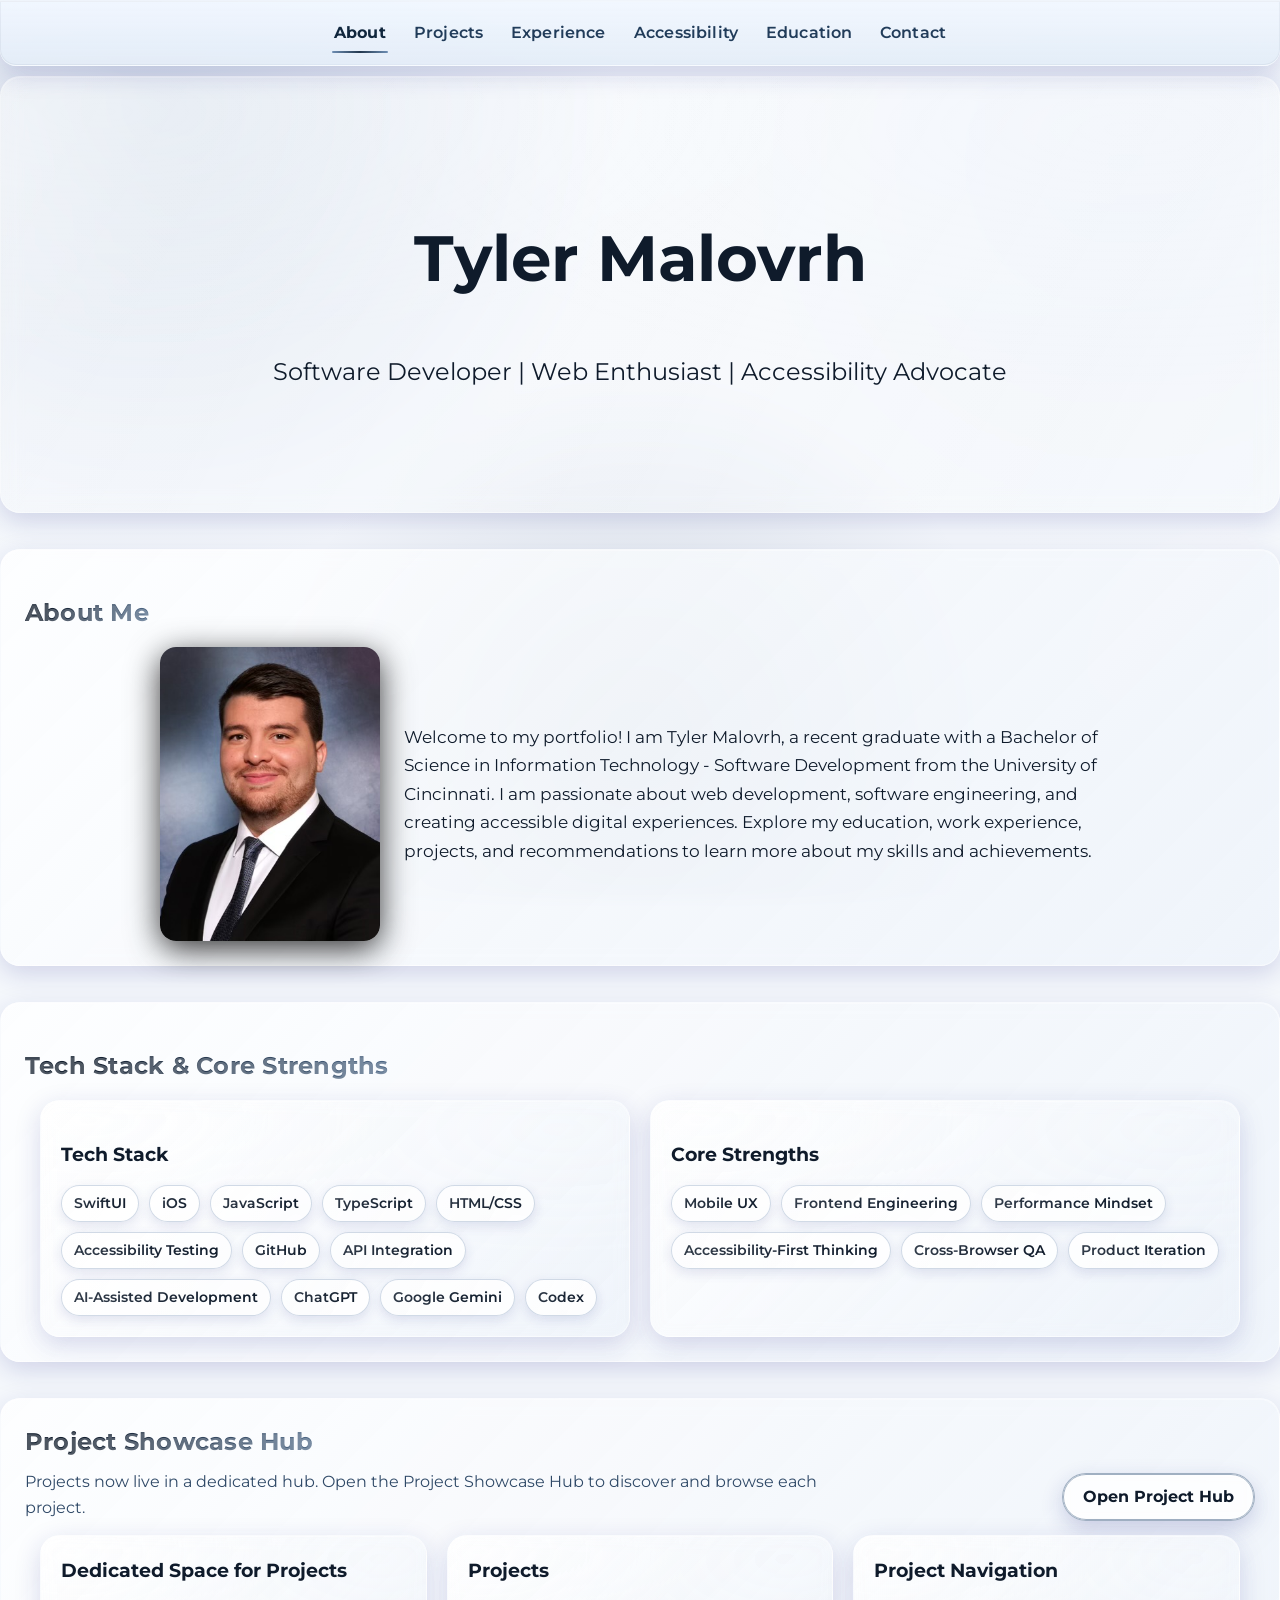
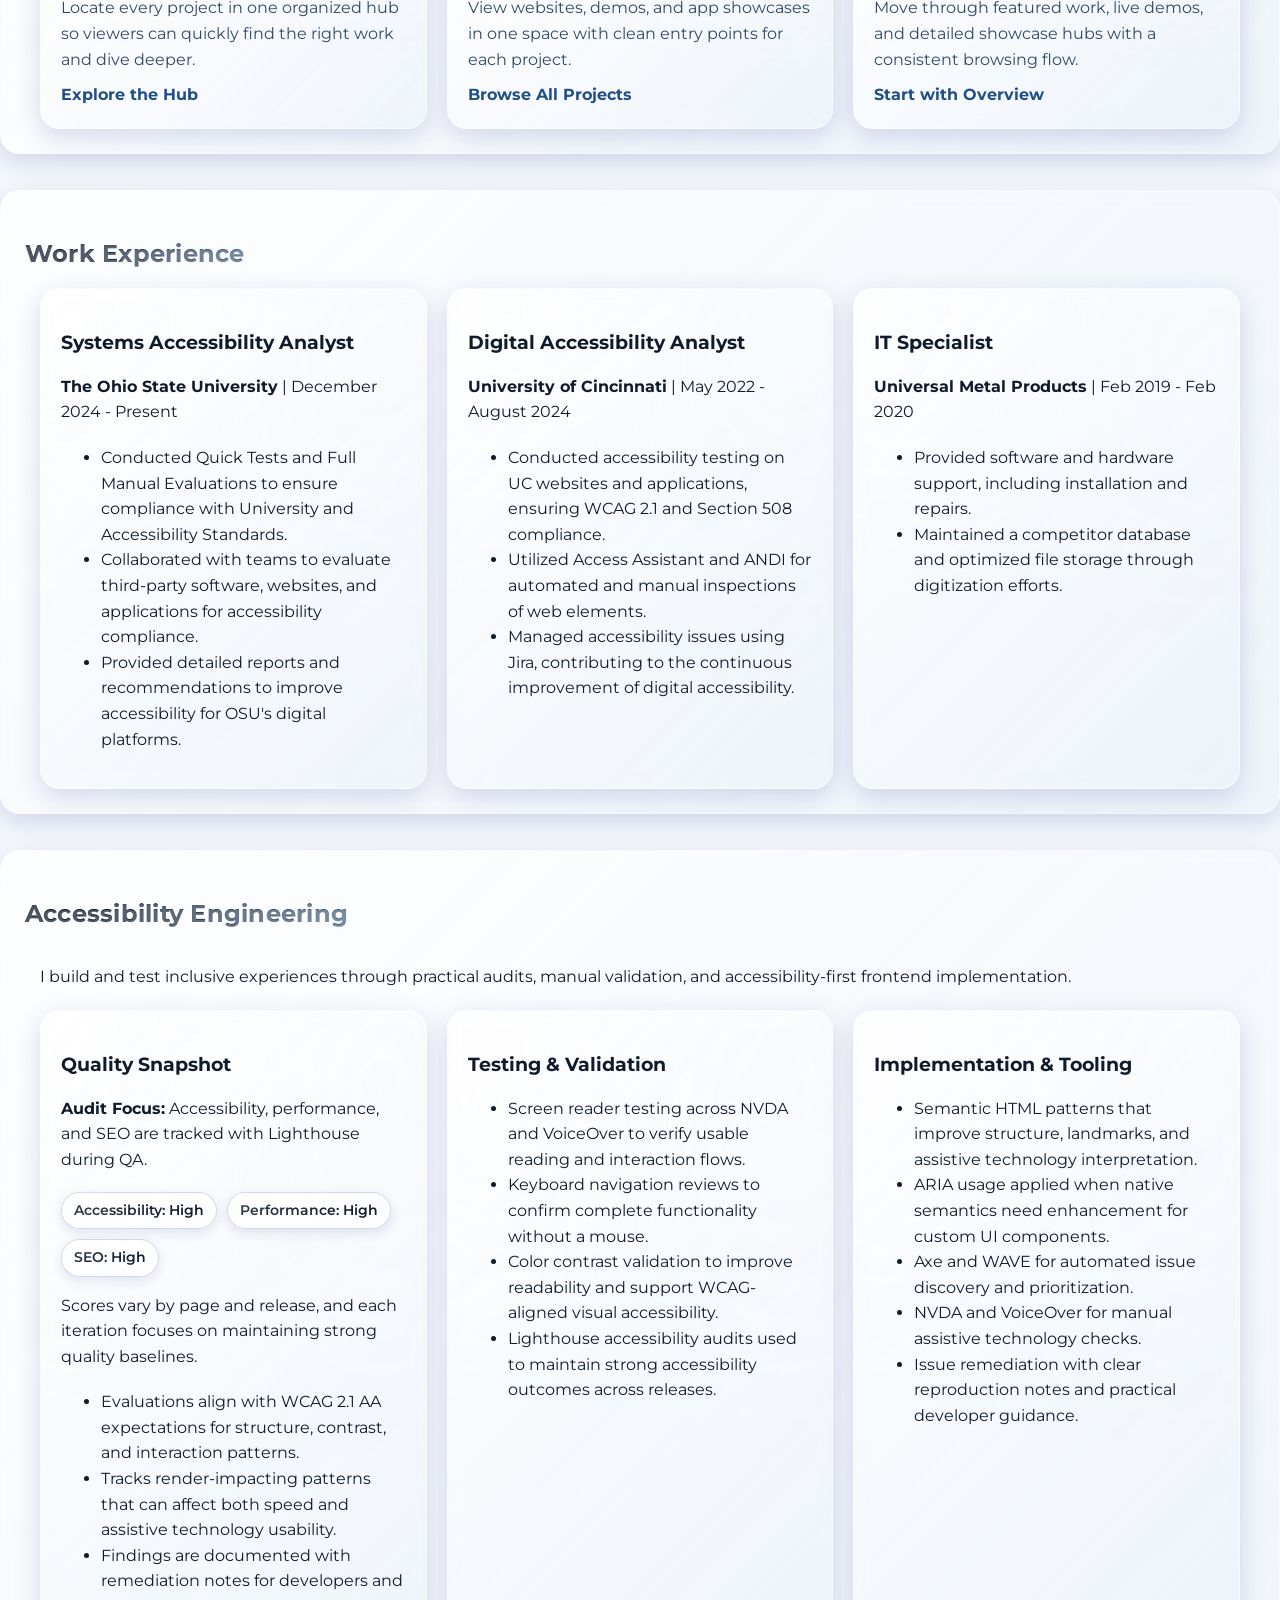
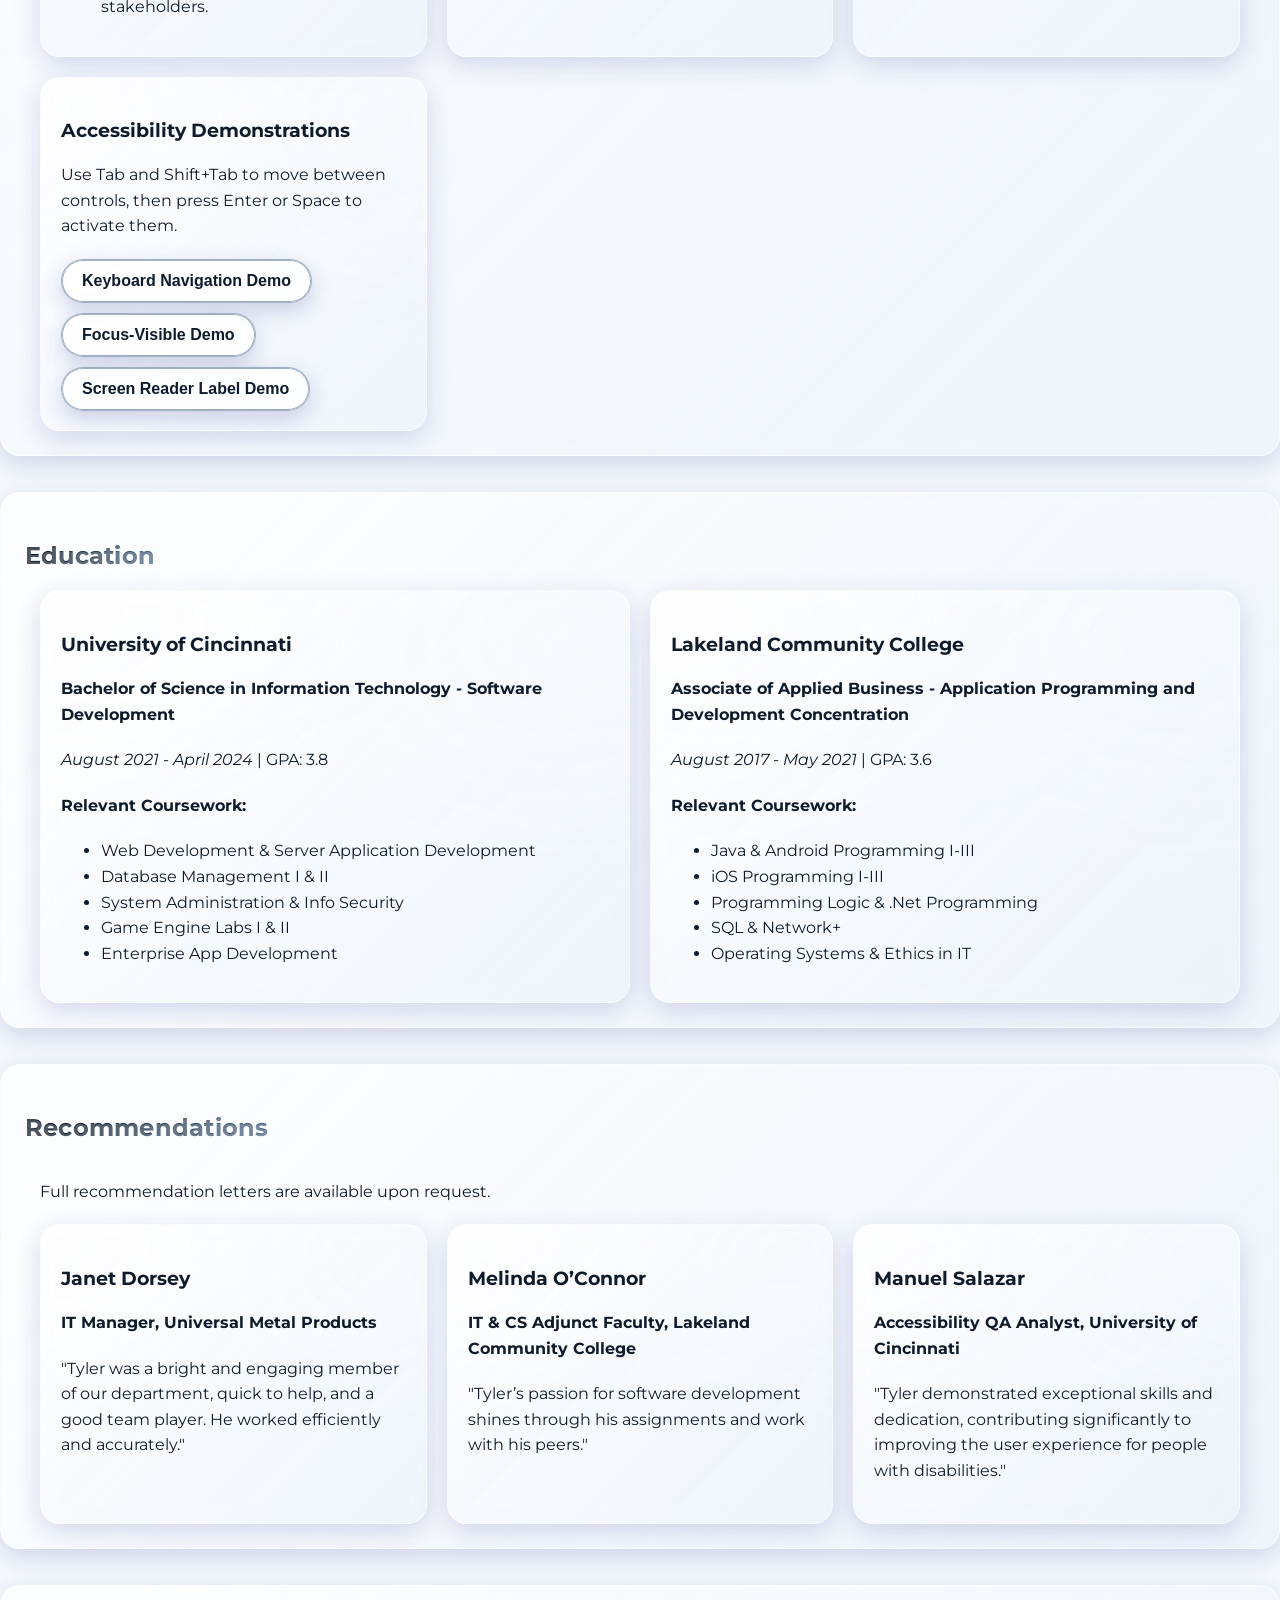
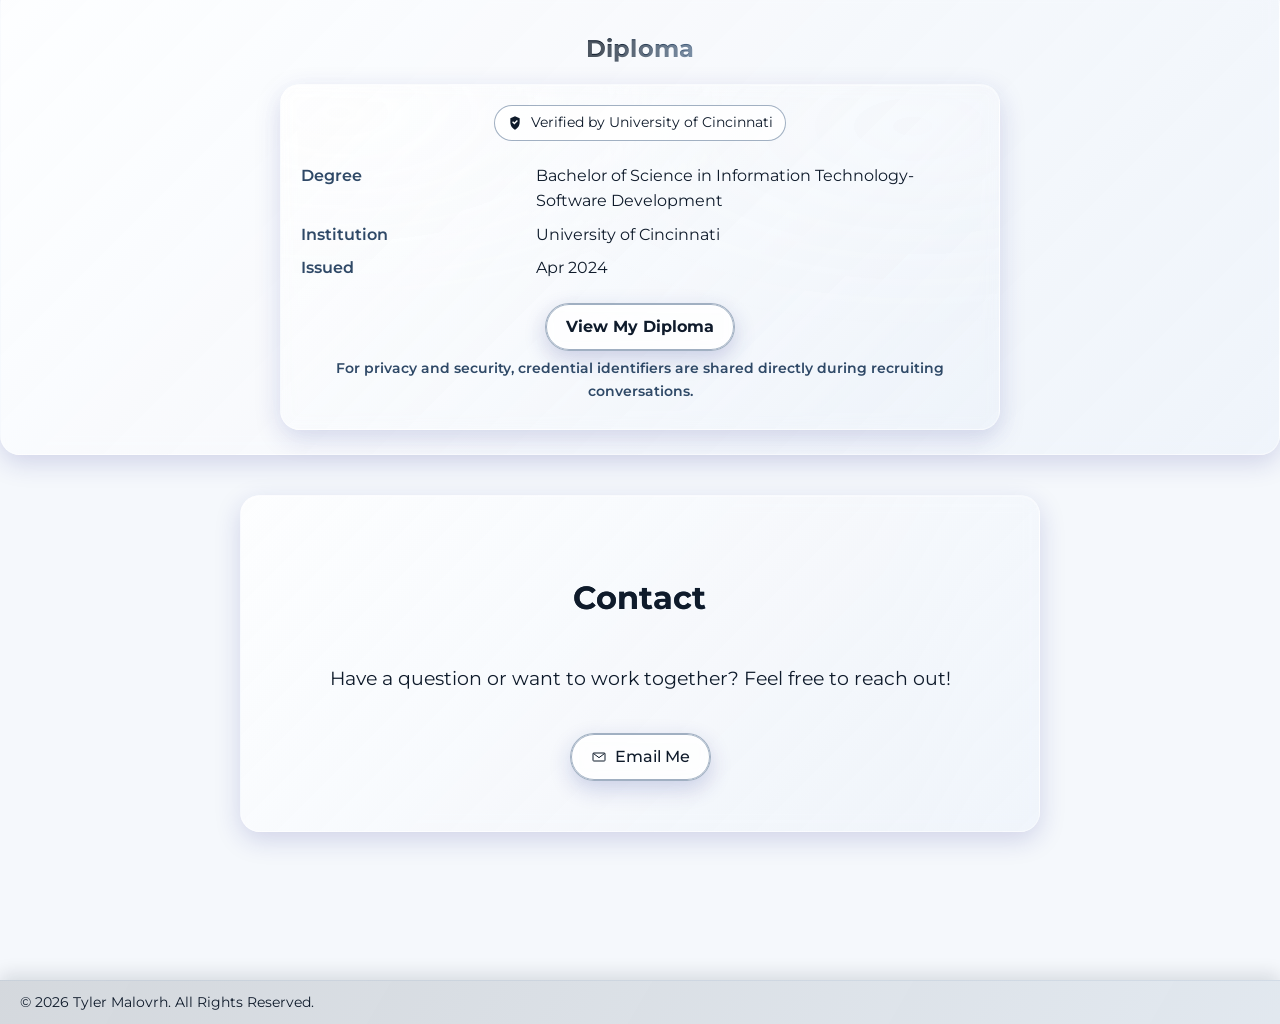
<file: index.html>
<!DOCTYPE html>
<html lang="en">

<head>
    <meta charset="UTF-8">
    <meta name="viewport" content="width=device-width, initial-scale=1.0">
    <meta name="description" content="Tyler Malovrh's portfolio: software developer and accessibility analyst showcasing projects, engineering experience, WCAG-focused testing, and recommendations.">
    <meta name="author" content="Tyler Malovrh">
    <meta name="robots" content="index, follow">
    <meta name="keywords" content="Tyler Malovrh, software developer, accessibility analyst, frontend engineer, WCAG, Lighthouse, SEO, semantic HTML, ARIA">
    <meta name="theme-color" content="#0b0b0b">
    <title>Tyler Malovrh | Software Developer & Accessibility Analyst</title>
    <link rel="canonical" href="https://tmal1652.github.io/">
    <meta property="og:type" content="website">
    <meta property="og:title" content="Tyler Malovrh | Software Developer & Accessibility Analyst">
    <meta property="og:description" content="Portfolio featuring software projects, accessibility engineering expertise, and professional recommendations.">
    <meta property="og:url" content="https://tmal1652.github.io/">
    <meta property="og:image" content="https://tmal1652.github.io/Malovrh%20Tyler.jpeg">
    <meta property="og:site_name" content="Tyler Malovrh Portfolio">
    <meta name="twitter:card" content="summary_large_image">
    <meta name="twitter:title" content="Tyler Malovrh | Software Developer & Accessibility Analyst">
    <meta name="twitter:description" content="Portfolio featuring software projects, accessibility engineering expertise, and professional recommendations.">
    <meta name="twitter:image" content="https://tmal1652.github.io/Malovrh%20Tyler.jpeg">
    <link rel="preconnect" href="https://fonts.googleapis.com">
    <link rel="preconnect" href="https://fonts.gstatic.com" crossorigin>
    <link href="https://fonts.googleapis.com/css2?family=Montserrat:wght@400;500;700&display=swap" rel="stylesheet">
    <link rel="stylesheet" href="styles.css"> <!-- Link to external stylesheet -->
    <script src="scripts.js" defer></script>
    <noscript>
        <style>
            #loading-screen { display: none !important; }
        </style>
    </noscript>
</head>

<body>
    <a class="skip-link" href="#main-content">Skip to main content</a>
    <!-- Loading Screen -->
    <div id="loading-screen" aria-hidden="true">
        <div class="spinner" aria-hidden="true"></div>
    </div>


    <!-- Desktop / Tablet Navigation -->
    <nav class="floating-tab-bar" aria-label="Primary navigation desktop">
        <a href="#about" class="tab-link">About</a>
        <a href="#projects" class="tab-link">Projects</a>
        <a href="#experience" class="tab-link">Experience</a>
        <a href="#accessibility-engineering" class="tab-link">Accessibility</a>
        <a href="#education" class="tab-link">Education</a>
        <a href="#contact" class="tab-link">Contact</a>
    </nav>

    <!-- Mobile Navigation Dock -->
    <nav class="mobile-tab-dock" aria-label="Primary navigation mobile">
        <a href="#about" class="tab-link" aria-label="About">About</a>
        <a href="#projects" class="tab-link" aria-label="Projects">Work</a>
        <a href="#experience" class="tab-link" aria-label="Experience">Exp</a>
        <a href="#accessibility-engineering" class="tab-link" aria-label="Accessibility">A11y</a>
        <a href="#education" class="tab-link" aria-label="Education">Edu</a>
        <a href="#contact" class="tab-link" aria-label="Contact">Contact</a>
    </nav>

    
    <header class="site-header">
        <section class="hero" aria-labelledby="page-title">
            <h1 id="page-title">Tyler Malovrh</h1>
            <p>Software Developer | Web Enthusiast | Accessibility Advocate</p>
        </section>
    </header>

    <main id="main-content">

    <!-- About Me Section -->
    <section class="intro" id="about" aria-labelledby="about-heading">
        <h2 id="about-heading">About Me</h2>
        <div class="about-container">
            <img src="Malovrh Tyler.jpeg" alt="Profile Picture of Tyler Malovrh" class="profile-picture" loading="lazy" decoding="async" fetchpriority="low">
            <p>
                Welcome to my portfolio! I am Tyler Malovrh, a recent graduate with a Bachelor of Science in Information Technology - Software Development 
                from the University of Cincinnati. I am passionate about web development, software engineering, and creating accessible digital experiences. 
                Explore my education, work experience, projects, and recommendations to learn more about my skills and achievements.
            </p>
        </div>
    </section>

    <!-- Skills Snapshot -->
    <section class="skills" id="skills" aria-labelledby="skills-heading">
        <h2 id="skills-heading">Tech Stack & Core Strengths</h2>
        <div class="card-container">
            <div class="card">
                <h3>Tech Stack</h3>
                <div class="chip-list" aria-label="Technology stack">
                    <span class="chip">SwiftUI</span>
                    <span class="chip">iOS</span>
                    <span class="chip">JavaScript</span>
                    <span class="chip">TypeScript</span>
                    <span class="chip">HTML/CSS</span>
                    <span class="chip">Accessibility Testing</span>
                    <span class="chip">GitHub</span>
                    <span class="chip">API Integration</span>
                    <span class="chip">AI-Assisted Development</span>
                    <span class="chip">ChatGPT</span>
                    <span class="chip">Google Gemini</span>
                    <span class="chip">Codex</span>
                </div>
            </div>
            <div class="card">
                <h3>Core Strengths</h3>
                <div class="chip-list" aria-label="Core strengths">
                    <span class="chip">Mobile UX</span>
                    <span class="chip">Frontend Engineering</span>
                    <span class="chip">Performance Mindset</span>
                    <span class="chip">Accessibility-First Thinking</span>
                    <span class="chip">Cross-Browser QA</span>
                    <span class="chip">Product Iteration</span>
                </div>
            </div>
        </div>
    </section>

    <!-- Project Showcase -->
    <section class="projects projects-entry" id="projects" aria-labelledby="projects-heading">
        <div class="projects-entry-header">
            <div class="projects-entry-copy-block">
                <h2 id="projects-heading">Project Showcase Hub</h2>
                <p class="projects-entry-copy">
                    Projects now live in a dedicated hub. Open the Project Showcase Hub to discover and browse each project.
                </p>
            </div>
            <div class="projects-entry-actions">
                <a href="projects-hub.html" class="btn">Open Project Hub</a>
            </div>
        </div>
        <div class="card-container projects-entry-grid">
            <article class="card projects-entry-card">
                <h3>Dedicated Space for Projects</h3>
                <p>Locate every project in one organized hub so viewers can quickly find the right work and dive deeper.</p>
                <a href="projects-hub.html#overview" class="projects-entry-link">Explore the Hub</a>
            </article>
            <article class="card projects-entry-card">
                <h3>Projects</h3>
                <p>View websites, demos, and app showcases in one space with clean entry points for each project.</p>
                <a href="projects-hub.html#all-projects" class="projects-entry-link">Browse All Projects</a>
            </article>
            <article class="card projects-entry-card">
                <h3>Project Navigation</h3>
                <p>Move through featured work, live demos, and detailed showcase hubs with a consistent browsing flow.</p>
                <a href="projects-hub.html#overview" class="projects-entry-link">Start with Overview</a>
            </article>
        </div>
    </section>

    <!-- Work Experience Section -->
    <section class="experience" id="experience" aria-labelledby="experience-heading">
        <h2 id="experience-heading">Work Experience</h2>
        <div class="card-container">
            <div class="card">
                <h3>Systems Accessibility Analyst</h3>
                <p><strong>The Ohio State University</strong> | December 2024 - Present</p>
                <ul>
                    <li>Conducted Quick Tests and Full Manual Evaluations to ensure compliance with University and Accessibility Standards.</li>
                    <li>Collaborated with teams to evaluate third-party software, websites, and applications for accessibility compliance.</li>
                    <li>Provided detailed reports and recommendations to improve accessibility for OSU's digital platforms.</li>
                </ul>
            </div>
            <div class="card">
                <h3>Digital Accessibility Analyst</h3>
                <p><strong>University of Cincinnati</strong> | May 2022 - August 2024</p>
                <ul>
                    <li>Conducted accessibility testing on UC websites and applications, ensuring WCAG 2.1 and Section 508 compliance.</li>
                    <li>Utilized Access Assistant and ANDI for automated and manual inspections of web elements.</li>
                    <li>Managed accessibility issues using Jira, contributing to the continuous improvement of digital accessibility.</li>
                </ul>
            </div>
            <div class="card">
                <h3>IT Specialist</h3>
                <p><strong>Universal Metal Products</strong> | Feb 2019 - Feb 2020</p>
                <ul>
                    <li>Provided software and hardware support, including installation and repairs.</li>
                    <li>Maintained a competitor database and optimized file storage through digitization efforts.</li>
                </ul>
            </div>
        </div>
    </section>

    <!-- Accessibility Engineering Section -->
    <section class="accessibility-engineering" id="accessibility-engineering" aria-labelledby="accessibility-heading">
        <h2 id="accessibility-heading">Accessibility Engineering</h2>
        <p class="section-description">I build and test inclusive experiences through practical audits, manual validation, and accessibility-first frontend implementation.</p>
        <div class="card-container">
            <div class="card">
                <h3>Quality Snapshot</h3>
                <p><strong>Audit Focus:</strong> Accessibility, performance, and SEO are tracked with Lighthouse during QA.</p>
                <div class="chip-list" aria-label="Quality summary">
                    <span class="chip">Accessibility: High</span>
                    <span class="chip">Performance: High</span>
                    <span class="chip">SEO: High</span>
                </div>
                <p>Scores vary by page and release, and each iteration focuses on maintaining strong quality baselines.</p>
                <ul>
                    <li>Evaluations align with WCAG 2.1 AA expectations for structure, contrast, and interaction patterns.</li>
                    <li>Tracks render-impacting patterns that can affect both speed and assistive technology usability.</li>
                    <li>Findings are documented with remediation notes for developers and stakeholders.</li>
                </ul>
            </div>
            <div class="card">
                <h3>Testing & Validation</h3>
                <ul>
                    <li>Screen reader testing across NVDA and VoiceOver to verify usable reading and interaction flows.</li>
                    <li>Keyboard navigation reviews to confirm complete functionality without a mouse.</li>
                    <li>Color contrast validation to improve readability and support WCAG-aligned visual accessibility.</li>
                    <li>Lighthouse accessibility audits used to maintain strong accessibility outcomes across releases.</li>
                </ul>
            </div>
            <div class="card">
                <h3>Implementation & Tooling</h3>
                <ul>
                    <li>Semantic HTML patterns that improve structure, landmarks, and assistive technology interpretation.</li>
                    <li>ARIA usage applied when native semantics need enhancement for custom UI components.</li>
                    <li>Axe and WAVE for automated issue discovery and prioritization.</li>
                    <li>NVDA and VoiceOver for manual assistive technology checks.</li>
                    <li>Issue remediation with clear reproduction notes and practical developer guidance.</li>
                </ul>
            </div>
            <div class="card">
                <h3>Accessibility Demonstrations</h3>
                <p id="a11y-demo-help">Use Tab and Shift+Tab to move between controls, then press Enter or Space to activate them.</p>
                <div class="a11y-demo-controls" role="group" aria-labelledby="a11y-demo-help">
                    <button type="button" class="btn a11y-demo-btn" data-demo="Keyboard navigation demo active">Keyboard Navigation Demo</button>
                    <button type="button" class="btn a11y-demo-btn" data-demo="Focus-visible styles are active on interactive controls">Focus-Visible Demo</button>
                    <button type="button" class="btn a11y-demo-btn" data-demo="Screen-reader-only announcement demo active">Screen Reader Label Demo</button>
                </div>
                <p id="a11y-demo-status" class="sr-only" role="status" aria-live="polite">Accessibility demonstration ready.</p>
            </div>
        </div>
    </section>

    <!-- Education Section -->
    <section class="education" id="education" aria-labelledby="education-heading">
        <h2 id="education-heading">Education</h2>
        <div class="card-container">
            <div class="card">
                <h3>University of Cincinnati</h3>
                <p><strong>Bachelor of Science in Information Technology - Software Development</strong></p>
                <p><em>August 2021 - April 2024</em> | GPA: 3.8</p>
                <p><strong>Relevant Coursework:</strong></p>
                <ul>
                    <li>Web Development & Server Application Development</li>
                    <li>Database Management I & II</li>
                    <li>System Administration & Info Security</li>
                    <li>Game Engine Labs I & II</li>
                    <li>Enterprise App Development</li>
                </ul>
            </div>
            <div class="card">
                <h3>Lakeland Community College</h3>
                <p><strong>Associate of Applied Business - Application Programming and Development Concentration</strong></p>
                <p><em>August 2017 - May 2021</em> | GPA: 3.6</p>
                <p><strong>Relevant Coursework:</strong></p>
                <ul>
                    <li>Java & Android Programming I-III</li>
                    <li>iOS Programming I-III</li>
                    <li>Programming Logic & .Net Programming</li>
                    <li>SQL & Network+</li>
                    <li>Operating Systems & Ethics in IT</li>
                </ul>
            </div>
        </div>
    </section>

    <!-- Recommendations Section -->
    <section class="recommendations" id="recommendations" aria-labelledby="recommendations-heading">
        <h2 id="recommendations-heading">Recommendations</h2>
        <p class="section-description">Full recommendation letters are available upon request.</p>
        <div class="card-container">
            <div class="card">
                <h3>Janet Dorsey</h3>
                <p><strong>IT Manager, Universal Metal Products</strong></p>
                <p>"Tyler was a bright and engaging member of our department, quick to help, and a good team player. He worked efficiently and accurately."</p>
            </div>
            <div class="card">
                <h3>Melinda O’Connor</h3>
                <p><strong>IT & CS Adjunct Faculty, Lakeland Community College</strong></p>
                <p>"Tyler’s passion for software development shines through his assignments and work with his peers."</p>
            </div>
            <div class="card">
                <h3>Manuel Salazar</h3>
                <p><strong>Accessibility QA Analyst, University of Cincinnati</strong></p>
                <p>"Tyler demonstrated exceptional skills and dedication, contributing significantly to improving the user experience for people with disabilities."</p>
            </div>
        </div>
    </section>

    <!-- Diploma Section -->
    <section class="diploma" id="diploma" aria-labelledby="diploma-heading">
        <h2 id="diploma-heading">Diploma</h2>
        <div class="card diploma-card">
                        <div class="diploma-badge" aria-hidden="true">
                                <svg viewBox="0 0 24 24" width="16" height="16" focusable="false" aria-hidden="true">
                                    <path d="M12 2l7 3v6c0 5.25-3.5 9.74-7 11-3.5-1.26-7-5.75-7-11V5l7-3zm-1 12.17l5.3-5.3-1.4-1.41-3.9 3.9-1.9-1.9-1.4 1.41 3.3 3.3c.27.28.72.28 1 0z" fill="currentColor"/>
                                </svg>
                                Verified by University of Cincinnati
                        </div>
            <dl class="credential-details">
                <dt>Degree</dt>
                <dd>Bachelor of Science in Information Technology-Software Development</dd>
                <dt>Institution</dt>
                <dd>University of Cincinnati</dd>
                <dt>Issued</dt>
                <dd>Apr 2024</dd>
            </dl>
            <a
                href="https://www.uc.edu/about/registrar/transcripts-diplomas-verifications/diplomas/cecredential/cecredential-validation.html"
                class="btn"
                target="_blank"
                rel="noopener noreferrer"
                aria-label="Open the University of Cincinnati diploma verification page in a new tab"
            >View My Diploma</a>
            <p class="verification-note">For privacy and security, credential identifiers are shared directly during recruiting conversations.</p>
        </div>
    </section>

    <!-- Contact Section -->
    <section class="contact" id="contact" aria-labelledby="contact-heading">
        <h2 id="contact-heading">Contact</h2>
        <p>Have a question or want to work together? Feel free to reach out!</p>
        <a href="mailto:malovrh1652tyler@gmail.com" class="btn" aria-label="Send me an email">
            <svg class="btn-icon" viewBox="0 0 24 24" width="16" height="16" aria-hidden="true" focusable="false">
                <path d="M4 6h16c.55 0 1 .45 1 1v10c0 .55-.45 1-1 1H4c-.55 0-1-.45-1-1V7c0-.55.45-1 1-1z" fill="none" stroke="currentColor" stroke-width="1.5"/>
                <path d="M4 7l8 6 8-6" fill="none" stroke="currentColor" stroke-width="1.5" stroke-linecap="round" stroke-linejoin="round"/>
            </svg>
            <span>Email Me</span>
        </a>
    </section>
    </main>

    <!-- Back to Top Button -->
    <button id="back-to-top" type="button" title="Back to Top" aria-label="Back to top">↑</button>

    <!-- Footer -->
    <footer>
        <p>&copy; 2026 Tyler Malovrh. All Rights Reserved.</p>
    </footer>
</body>

</html>
</file>
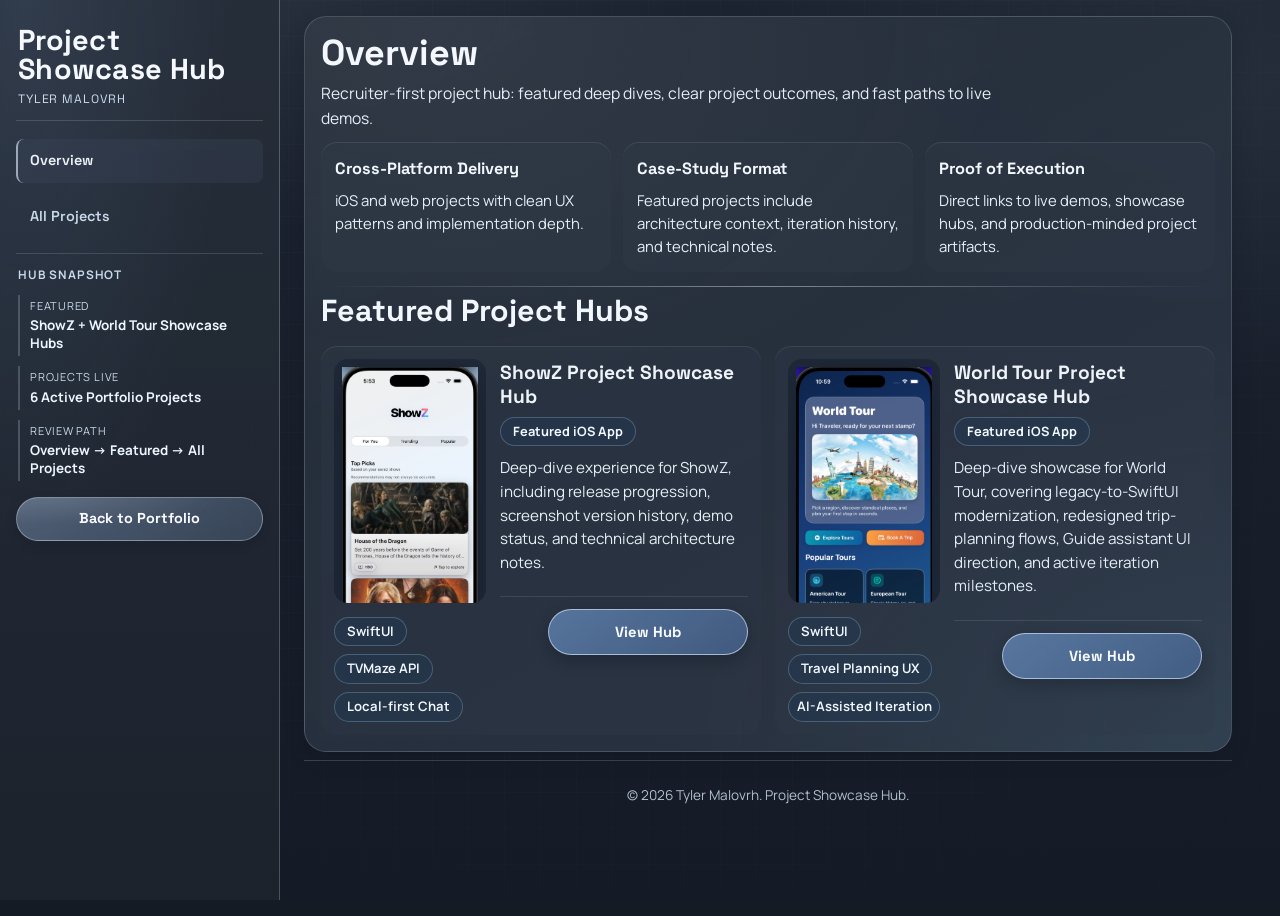
<file: projects-hub.html>
<!DOCTYPE html>
<html lang="en">
<head>
    <meta charset="UTF-8">
    <meta name="viewport" content="width=device-width, initial-scale=1.0">
    <meta name="description" content="Project Showcase Hub for Tyler Malovrh: central access to ShowZ, World Tour, product demos, live apps, and technical project context.">
    <meta name="theme-color" content="#151b25">
    <title>Project Showcase Hub | Tyler Malovrh</title>
    <link rel="preconnect" href="https://fonts.googleapis.com">
    <link rel="preconnect" href="https://fonts.gstatic.com" crossorigin>
    <link rel="preload" as="image" href="assets/showz/screens/showz-v5-5-home.png">
    <link rel="preload" as="image" href="assets/worldtour/screens/worldtour-v2-home.png">
    <link href="https://fonts.googleapis.com/css2?family=Manrope:wght@400;500;600;700&family=Space+Grotesk:wght@500;600;700&display=swap" rel="stylesheet">
    <link rel="stylesheet" href="projects-hub.css?v=20260707g">
</head>
<body class="projects-hub-page">
    <a class="projects-hub-skip" href="#projects-hub-main">Skip to project hubs</a>
    <div class="projects-hub-bg" aria-hidden="true"></div>

    <header class="projects-hub-topbar" aria-label="Project hub navigation">
        <div class="projects-hub-topbar-inner">
            <a href="#overview" class="projects-hub-brand" aria-label="Project Showcase Hub home">
                <span class="projects-hub-brand-title">Project Showcase Hub</span>
                <span class="projects-hub-brand-subtitle">Tyler Malovrh</span>
            </a>
            <nav class="projects-hub-nav" aria-label="Project hub sections">
                <a href="#overview">Overview</a>
                <a href="#all-projects">All Projects</a>
            </nav>
            <aside class="projects-hub-snapshot" aria-label="Project hub snapshot">
                <p class="projects-hub-snapshot-title">Hub Snapshot</p>
                <ul class="projects-hub-snapshot-list">
                    <li><span>Featured</span><strong>ShowZ + World Tour Showcase Hubs</strong></li>
                    <li><span>Projects Live</span><strong>6 Active Portfolio Projects</strong></li>
                    <li><span>Review Path</span><strong>Overview -> Featured -> All Projects</strong></li>
                </ul>
            </aside>
            <a href="index.html#projects" class="projects-hub-btn">Back to Portfolio</a>
        </div>
    </header>

    <main class="projects-hub-shell" id="projects-hub-main">
        <section class="projects-hub-panel" id="overview" aria-labelledby="projects-hub-title">
            <h1 id="projects-hub-title">Overview</h1>
            <p class="projects-hub-copy">
                Recruiter-first project hub: featured deep dives, clear project outcomes, and fast paths to live demos.
            </p>
            <div class="projects-hub-meta" aria-label="Project hub overview">
                <article class="projects-hub-meta-card">
                    <h2>Cross-Platform Delivery</h2>
                    <p>iOS and web projects with clean UX patterns and implementation depth.</p>
                </article>
                <article class="projects-hub-meta-card">
                    <h2>Case-Study Format</h2>
                    <p>Featured projects include architecture context, iteration history, and technical notes.</p>
                </article>
                <article class="projects-hub-meta-card">
                    <h2>Proof of Execution</h2>
                    <p>Direct links to live demos, showcase hubs, and production-minded project artifacts.</p>
                </article>
            </div>
            <div class="projects-hub-section-divider" aria-hidden="true"></div>
            <h2 class="projects-hub-subheading">Featured Project Hubs</h2>
            <div class="projects-hub-feature-list">
                <article class="projects-hub-feature-card" id="showz">
                    <div class="projects-hub-feature-media">
                        <div class="projects-hub-feature-frame">
                            <img
                                src="assets/showz/screens/showz-v5-5-home.png"
                                alt="ShowZ V5.5 home refinement featured preview screenshot"
                                width="725"
                                height="1547"
                                loading="eager"
                                fetchpriority="high"
                                decoding="sync">
                        </div>
                        <div class="projects-hub-feature-tags">
                            <div class="projects-hub-tag-list" aria-label="ShowZ tags">
                                <span class="projects-hub-tag">SwiftUI</span>
                                <span class="projects-hub-tag">TVMaze API</span>
                                <span class="projects-hub-tag">Local-first Chat</span>
                            </div>
                        </div>
                    </div>
                    <div class="projects-hub-feature-content">
                        <div class="projects-hub-feature-copy">
                            <div class="projects-hub-feature-head">
                                <h3>ShowZ Project Showcase Hub</h3>
                                <span class="projects-hub-pill">Featured iOS App</span>
                            </div>
                            <p>
                                Deep-dive experience for ShowZ, including release progression, screenshot version history, demo status,
                                and technical architecture notes.
                            </p>
                        </div>
                        <div class="projects-hub-feature-cta">
                            <div class="projects-hub-actions">
                                <a href="showz-showcase.html" class="projects-hub-btn projects-hub-btn-featured">View Hub</a>
                            </div>
                        </div>
                    </div>
                </article>
                <article class="projects-hub-feature-card" id="worldtour-featured">
                    <div class="projects-hub-feature-media">
                        <div class="projects-hub-feature-frame">
                            <img
                                src="assets/worldtour/screens/worldtour-v2-home.png"
                                alt="World Tour featured preview screenshot"
                                width="717"
                                height="1548"
                                loading="eager"
                                fetchpriority="high"
                                decoding="sync">
                        </div>
                        <div class="projects-hub-feature-tags">
                            <div class="projects-hub-tag-list" aria-label="World Tour tags">
                                <span class="projects-hub-tag">SwiftUI</span>
                                <span class="projects-hub-tag">Travel Planning UX</span>
                                <span class="projects-hub-tag">AI-Assisted Iteration</span>
                            </div>
                        </div>
                    </div>
                    <div class="projects-hub-feature-content">
                        <div class="projects-hub-feature-copy">
                            <div class="projects-hub-feature-head">
                                <h3>World Tour Project Showcase Hub</h3>
                                <span class="projects-hub-pill">Featured iOS App</span>
                            </div>
                            <p>
                                Deep-dive showcase for World Tour, covering legacy-to-SwiftUI modernization, redesigned trip-planning flows,
                                Guide assistant UI direction, and active iteration milestones.
                            </p>
                        </div>
                        <div class="projects-hub-feature-cta">
                            <div class="projects-hub-actions">
                                <a href="worldtour-showcase.html" class="projects-hub-btn projects-hub-btn-featured">View Hub</a>
                            </div>
                        </div>
                    </div>
                </article>
            </div>
        </section>

        <section class="projects-hub-panel" id="all-projects" aria-labelledby="all-projects-title">
            <h2 id="all-projects-title">All Projects</h2>
            <p class="projects-hub-helper">Browse all active projects with direct links to demos, showcases, and source context.</p>
            <div class="projects-hub-grid">
                <article class="projects-hub-card projects-hub-card-featured" id="showz-all">
                    <div class="projects-hub-card-head">
                        <h3>ShowZ</h3>
                        <div class="projects-hub-pill-group" aria-label="ShowZ tags">
                            <span class="projects-hub-pill">Featured iOS App</span>
                        </div>
                    </div>
                    <p>Native SwiftUI iOS app for TV show discovery with personalized recommendations and immersive chat.</p>
                    <div class="projects-hub-actions">
                        <a href="showz-showcase.html" class="projects-hub-btn projects-hub-btn-featured">View Hub</a>
                    </div>
                </article>

                <article class="projects-hub-card" id="protify">
                    <div class="projects-hub-card-head">
                        <h3>Protify AI-Powered Calendar App</h3>
                        <span class="projects-hub-pill">Product Demo</span>
                    </div>
                    <p>Context-aware scheduling demo with AI recommendations and multi-signal planning concepts.</p>
                    <div class="projects-hub-actions">
                        <a href="ProtifyExpoDemo.mp4" class="projects-hub-btn" target="_blank" rel="noopener">View Video</a>
                        <a href="Protify_Poster.pdf" class="projects-hub-btn projects-hub-btn-muted" target="_blank" rel="noopener">View Poster</a>
                    </div>
                </article>

                <article class="projects-hub-card projects-hub-card-featured" id="worldtour">
                    <div class="projects-hub-card-head">
                        <h3>World Tour</h3>
                        <span class="projects-hub-pill">iOS App Hub</span>
                    </div>
                    <p>Travel-planning app modernization in progress: rebuilt in SwiftUI with redesigned navigation, richer destination content, and an in-app Guide assistant UI.</p>
                    <div class="projects-hub-actions">
                        <a href="worldtour-showcase.html" class="projects-hub-btn projects-hub-btn-featured">View Hub</a>
                    </div>
                </article>

                <article class="projects-hub-card" id="cleartext">
                    <div class="projects-hub-card-head">
                        <h3>ClearText AI</h3>
                        <span class="projects-hub-pill">Accessibility Tool</span>
                    </div>
                    <p>Summarization + narration concept for accessibility-first reading and comprehension support.</p>
                    <div class="projects-hub-actions">
                        <a href="https://tmal1652.github.io/Tmal1652.github.io-ClearTextAI/" class="projects-hub-btn" target="_blank" rel="noopener">View Website</a>
                    </div>
                </article>

                <article class="projects-hub-card" id="portfolio-project">
                    <div class="projects-hub-card-head">
                        <h3>Portfolio Website</h3>
                        <span class="projects-hub-pill">Developer Portfolio</span>
                    </div>
                    <p>Production portfolio architecture with accessibility-first UX, structured case-study navigation, and iterative frontend delivery.</p>
                    <div class="projects-hub-actions">
                        <a href="https://tmal1652.github.io/" class="projects-hub-btn" target="_blank" rel="noopener">View Live Portfolio</a>
                        <a href="https://github.com/Tmal1652/Tmal1652.github.io" class="projects-hub-btn projects-hub-btn-muted" target="_blank" rel="noopener">View on GitHub</a>
                    </div>
                </article>
            </div>
        </section>
    </main>

    <footer class="projects-hub-footer">
        <p>&copy; 2026 Tyler Malovrh. Project Showcase Hub.</p>
    </footer>

    <script>
        (() => {
            const sectionIds = ['overview', 'all-projects'];
            const panels = sectionIds
                .map((id) => document.getElementById(id))
                .filter(Boolean);
            const navLinks = Array.from(document.querySelectorAll('.projects-hub-nav a[href^="#"]'));
            const resolveSectionFromHash = (hash) => {
                const normalized = (hash || '').replace('#', '').toLowerCase();
                if (sectionIds.includes(normalized)) return normalized;
                return 'overview';
            };

            const setActiveSection = (id) => {
                const target = sectionIds.includes(id) ? id : 'overview';

                panels.forEach((panel) => {
                    const isActive = panel.id === target;
                    panel.hidden = !isActive;
                    panel.classList.toggle('is-active', isActive);
                    panel.setAttribute('aria-hidden', String(!isActive));
                });

                navLinks.forEach((link) => {
                    const linkId = link.getAttribute('href').slice(1);
                    const isActive = linkId === target;
                    link.classList.toggle('is-active', isActive);
                    if (isActive) {
                        link.setAttribute('aria-current', 'location');
                    } else {
                        link.removeAttribute('aria-current');
                    }
                });
            };

            const syncFromHash = () => {
                setActiveSection(resolveSectionFromHash(window.location.hash));
            };

            navLinks.forEach((link) => {
                link.addEventListener('click', () => {
                    const href = link.getAttribute('href') || '';
                    if (!href.startsWith('#')) return;
                    setActiveSection(resolveSectionFromHash(href));
                });
            });

            window.addEventListener('hashchange', syncFromHash);
            syncFromHash();
        })();
    </script>
</body>
</html>
</file>
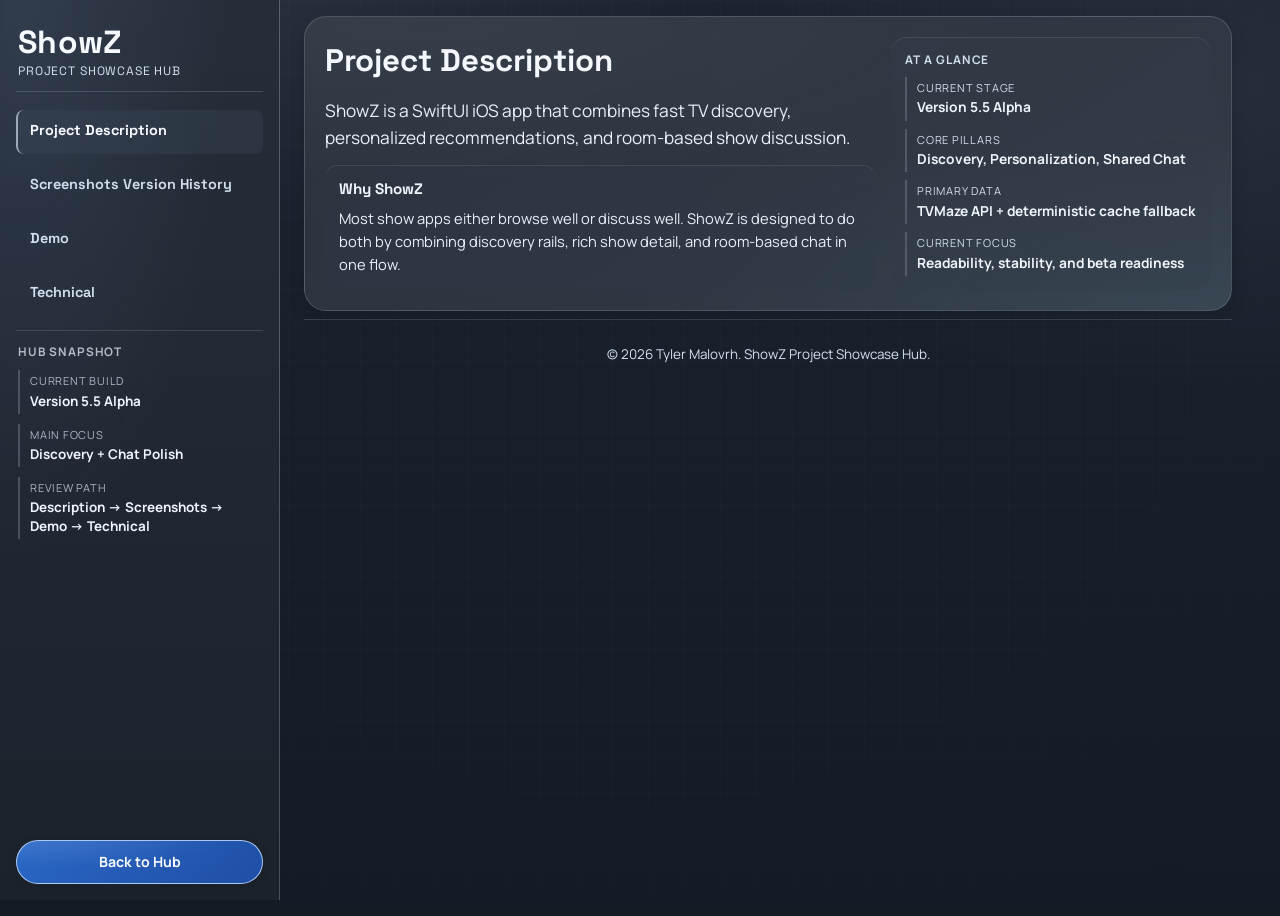
<file: showz-showcase.html>
<!DOCTYPE html>
<html lang="en">
<head>
    <meta charset="UTF-8">
    <meta name="viewport" content="width=device-width, initial-scale=1.0">
    <meta name="description" content="ShowZ streaming-style showcase: TV discovery lanes, immersive chat, and version-by-version product evolution.">
    <meta name="theme-color" content="#151b25">
    <title>ShowZ Project Showcase Hub | Tyler Malovrh</title>
    <link rel="preconnect" href="https://fonts.googleapis.com">
    <link rel="preconnect" href="https://fonts.gstatic.com" crossorigin>
    <link href="https://fonts.googleapis.com/css2?family=Manrope:wght@400;500;600;700&family=Space+Grotesk:wght@500;600;700&display=swap" rel="stylesheet">
    <link rel="stylesheet" href="showz-showcase.css?v=20260707b">
</head>
<body class="showz-showcase-page">
    <a class="showz-skip-link" href="#main-content">Skip to project content</a>
    <p id="showz-section-status" class="showz-sr-only" role="status" aria-live="polite"></p>
    <div class="showz-bg" aria-hidden="true"></div>

    <header class="showz-topbar" aria-label="ShowZ navigation">
        <div class="showz-topbar-inner">
            <a href="#project-description" class="showz-brand" aria-label="ShowZ project showcase hub home">
                <span class="showz-brand-title">ShowZ</span>
                <span class="showz-brand-subtitle">Project Showcase Hub</span>
            </a>
            <nav class="showz-nav" aria-label="Section navigation">
                <a href="#project-description" data-section="project-description" aria-controls="project-description">Project Description</a>
                <a href="#versions" data-section="versions" aria-controls="versions">Screenshots Version History</a>
                <a href="#trailer" data-section="trailer" aria-controls="trailer">Demo</a>
                <a href="#build" data-section="build" aria-controls="build">Technical</a>
            </nav>
            <aside class="showz-hub-snapshot" aria-label="ShowZ hub snapshot">
                <p class="showz-hub-snapshot-title">Hub Snapshot</p>
                <ul class="showz-hub-snapshot-list">
                    <li><span>Current Build</span><strong>Version 5.5 Alpha</strong></li>
                    <li><span>Main Focus</span><strong>Discovery + Chat Polish</strong></li>
                    <li><span>Review Path</span><strong>Description -> Screenshots -> Demo -> Technical</strong></li>
                </ul>
            </aside>
            <a href="projects-hub.html" class="btn showz-back-btn">Back to Hub</a>
        </div>
    </header>

    <main class="showz-shell" id="main-content">
        <h1 class="showz-sr-only">ShowZ Project Showcase Hub</h1>
        <section class="showz-panel" id="project-description" aria-labelledby="project-description-title">
            <div class="showz-description-wrap">
                <div class="showz-intro-grid">
                    <div class="showz-intro-copy">
                        <h2 id="project-description-title">Project Description</h2>
                        <p class="showz-tagline">ShowZ is a SwiftUI iOS app that combines fast TV discovery, personalized recommendations, and room-based show discussion.</p>
                        <article class="showz-description-story" aria-label="Why ShowZ exists">
                            <h3>Why ShowZ</h3>
                            <p>Most show apps either browse well or discuss well. ShowZ is designed to do both by combining discovery rails, rich show detail, and room-based chat in one flow.</p>
                        </article>
                    </div>
                    <aside class="showz-intro-card" aria-label="Project at a glance">
                        <p class="showz-intro-eyebrow">At a Glance</p>
                        <ul class="showz-intro-list">
                            <li><span>Current Stage</span><strong>Version 5.5 Alpha</strong></li>
                            <li><span>Core Pillars</span><strong>Discovery, Personalization, Shared Chat</strong></li>
                            <li><span>Primary Data</span><strong>TVMaze API + deterministic cache fallback</strong></li>
                            <li><span>Current Focus</span><strong>Readability, stability, and beta readiness</strong></li>
                        </ul>
                    </aside>
                </div>
            </div>
        </section>

        <section class="showz-panel" id="versions" aria-labelledby="versions-title">
            <h2 id="versions-title">Screenshots Version History</h2>
            <p class="showz-helper">Select a release, then browse the screenshots in order to see the product progression.</p>

            <div class="showz-version-picker" aria-label="Version selector">
                <label class="showz-sr-only" for="showz-version-select">Select screenshot version</label>
                <select id="showz-version-select" class="showz-version-select" aria-label="ShowZ screenshot version">
                    <option value="v1" selected>Version 1 - Foundation</option>
                    <option value="v2">Version 2 - Overhaul</option>
                    <option value="v3">Version 3 - Refinement</option>
                    <option value="v3.5">Version 3.5 - Search+AI</option>
                    <option value="v4">Version 4 - Logo design + Z Guide</option>
                    <option value="v5">Version 5 - Redesign</option>
                    <option value="v5.5">Version 5.5 - Redesign Refinements</option>
                </select>
            </div>

            <article class="showz-season-note" data-version="v1" hidden>
                <p class="showz-season-kicker">Version 1</p>
                <h3>Core Discovery Launch</h3>
                <p>Introduced For You, Trending, Popular, show detail, and foundational search navigation.</p>
            </article>
            <article class="showz-season-note" data-version="v2" hidden>
                <p class="showz-season-kicker">Version 2</p>
                <h3>Personalization + Chat Overhaul</h3>
                <p>Improved recommendation logic, refined search, added Ask AI, and launched the new chat system.</p>
            </article>
            <article class="showz-season-note" data-version="v3">
                <p class="showz-season-kicker">Version 3</p>
                <h3>Recommendation and Chat Polish</h3>
                <p>Grouped liked shows into a dedicated state, improved recommendations, and polished chat visuals.</p>
            </article>
            <article class="showz-season-note" data-version="v3.5" hidden>
                <p class="showz-season-kicker">Version 3.5</p>
                <h3>Search + AI</h3>
                <p>Redesigned search interface for a better experience, added AI via Apple Intelligence foundation model, and created a TV AI assistant for richer show discovery.</p>
            </article>
            <article class="showz-season-note" data-version="v4" hidden>
                <p class="showz-season-kicker">Version 4</p>
                <h3>Logo Refinement + Z Guide</h3>
                <p>Refined the ShowZ brand identity and launched Ask Z Guide as the official AI assistant for smarter discovery.</p>
            </article>
            <article class="showz-season-note" data-version="v5" hidden>
                <p class="showz-season-kicker">Version 5</p>
                <h3>Redesign</h3>
                <p>Refreshed the app’s structure with a stronger home layout, improved navigation, and clearer search flows.</p>
            </article>
            <article class="showz-season-note" data-version="v5.5" hidden>
                <p class="showz-season-kicker">Version 5.5</p>
                <h3>Redesign Refinements</h3>
                <p>Refined the redesign to polish the UI better and make things more consistent throughout the app.</p>
            </article>

            <div class="showz-shot-lane" data-version="v1" hidden>
                <article class="showz-poster-card">
                    <div class="showz-poster-frame">
                        <img loading="lazy" decoding="async" src="assets/showz/screens/showz-v1-foryou.png" alt="ShowZ V1 For You screen">
                    </div>
                    <h3>V1 - For You</h3>
                    <p>Added For You personalization for TV shows.</p>
                </article>
                <article class="showz-poster-card">
                    <div class="showz-poster-frame">
                        <img loading="lazy" decoding="async" src="assets/showz/screens/showz-v1-trending.png" alt="ShowZ V1 Trending screen">
                    </div>
                    <h3>V1 - Trending</h3>
                    <p>Added Trending to surface the most trending TV shows.</p>
                </article>
                <article class="showz-poster-card">
                    <div class="showz-poster-frame">
                        <img loading="lazy" decoding="async" src="assets/showz/screens/showz-v1-popular.png" alt="ShowZ V1 Popular screen">
                    </div>
                    <h3>V1 - Popular</h3>
                    <p>Added Popular to surface the most popular TV shows.</p>
                </article>
                <article class="showz-poster-card">
                    <div class="showz-poster-frame">
                        <img loading="lazy" decoding="async" src="assets/showz/screens/showz-v1-show-detail.png" alt="ShowZ V1 show detail screen">
                    </div>
                    <h3>V1 - Show Detail</h3>
                    <p>Added expanded show details with deeper television show context.</p>
                </article>
                <article class="showz-poster-card">
                    <div class="showz-poster-frame">
                        <img loading="lazy" decoding="async" src="assets/showz/screens/showz-v1-search.png" alt="ShowZ V1 search screen">
                    </div>
                    <h3>V1 - Search</h3>
                    <p>Added search navigation to find and browse different TV shows.</p>
                </article>
            </div>

            <div class="showz-shot-lane" data-version="v2" hidden>
                <article class="showz-poster-card">
                    <div class="showz-poster-frame">
                        <img loading="lazy" decoding="async" src="assets/showz/screens/showz-v2-foryou.png" alt="ShowZ V2 For You screen">
                    </div>
                    <h3>V2 - For You</h3>
                    <p>Tied liked shows into personalization so likes directly shape the feed.</p>
                </article>
                <article class="showz-poster-card">
                    <div class="showz-poster-frame">
                        <img loading="lazy" decoding="async" src="assets/showz/screens/showz-v2-trending.png" alt="ShowZ V2 Trending screen">
                    </div>
                    <h3>V2 - Trending</h3>
                    <p>Minor enhancements to improve trending accuracy.</p>
                </article>
                <article class="showz-poster-card">
                    <div class="showz-poster-frame">
                        <img loading="lazy" decoding="async" src="assets/showz/screens/showz-v2-popular.png" alt="ShowZ V2 Popular screen">
                    </div>
                    <h3>V2 - Popular</h3>
                    <p>Minor enhancements to improve popular-lane accuracy.</p>
                </article>
                <article class="showz-poster-card">
                    <div class="showz-poster-frame">
                        <img loading="lazy" decoding="async" src="assets/showz/screens/showz-v2-show-detail.png" alt="ShowZ V2 show detail screen">
                    </div>
                    <h3>V2 - Show Detail</h3>
                    <p>Show detail fixes and improvements.</p>
                </article>
                <article class="showz-poster-card">
                    <div class="showz-poster-frame">
                        <img loading="lazy" decoding="async" src="assets/showz/screens/showz-v2-search.png" alt="ShowZ V2 search screen">
                    </div>
                    <h3>V2 - Search</h3>
                    <p>Search fixes and additions.</p>
                </article>
                <article class="showz-poster-card">
                    <div class="showz-poster-frame">
                        <img loading="lazy" decoding="async" src="assets/showz/screens/showz-v2-search-keyboard.png" alt="ShowZ V2 search keyboard screen">
                    </div>
                    <h3>V2 - Keyboard Fit</h3>
                    <p>Visual design adjusted to better fit the iOS keyboard.</p>
                </article>
                <article class="showz-poster-card">
                    <div class="showz-poster-frame">
                        <img loading="lazy" decoding="async" src="assets/showz/screens/showz-v2-ask-ai.png" alt="ShowZ V2 Ask AI screen">
                    </div>
                    <h3>V2 - Ask AI</h3>
                    <p>Added different AI options to ask more about TV shows.</p>
                </article>
                <article class="showz-poster-card">
                    <div class="showz-poster-frame">
                        <img loading="lazy" decoding="async" src="assets/showz/screens/showz-v2-chat.png" alt="ShowZ V2 chat screen">
                    </div>
                    <h3>V2 - Chat</h3>
                    <p>Chat overhaul created a dedicated space and design for user conversations.</p>
                </article>
                <article class="showz-poster-card">
                    <div class="showz-poster-frame">
                        <img loading="lazy" decoding="async" src="assets/showz/screens/showz-v2-chat-options.png" alt="ShowZ V2 chat options screen">
                    </div>
                    <h3>V2 - Chat Options</h3>
                    <p>Added clickable chat options users can select.</p>
                </article>
            </div>

            <div class="showz-shot-lane" data-version="v3">
                <article class="showz-poster-card">
                    <div class="showz-poster-frame">
                        <img loading="lazy" decoding="async" src="assets/showz/screens/showz-v3-foryou-liked.png" alt="ShowZ V3 liked shows in For You">
                    </div>
                    <h3>V3 - For You (Liked)</h3>
                    <p>This section keeps all TV shows you liked in one place.</p>
                </article>
                <article class="showz-poster-card">
                    <div class="showz-poster-frame">
                        <img loading="lazy" decoding="async" src="assets/showz/screens/showz-v3-foryou-recommended.png" alt="ShowZ V3 recommended For You screen">
                    </div>
                    <h3>V3 - For You (Recommended)</h3>
                    <p>Recommended TV shows are based on liked titles; this beta feature is still being tuned for accuracy.</p>
                </article>
                <article class="showz-poster-card">
                    <div class="showz-poster-frame">
                        <img loading="lazy" decoding="async" src="assets/showz/screens/showz-v3-chat.png" alt="ShowZ V3 chat screen">
                    </div>
                    <h3>V3 - Chat</h3>
                    <p>Design tweaks were made to the chat experience for better clarity.</p>
                </article>
            </div>
            <div class="showz-shot-lane" data-version="v3.5" hidden>
                <article class="showz-poster-card">
                    <div class="showz-poster-frame">
                        <img loading="lazy" decoding="async" src="assets/showz/screens/showz-v3-5-recommended.png" alt="ShowZ V3.5 recommended feed screen">
                    </div>
                    <h3>V3.5 - Search Icon</h3>
                    <p>Search icon redesign.</p>
                </article>
                <article class="showz-poster-card">
                    <div class="showz-poster-frame">
                        <img loading="lazy" decoding="async" src="assets/showz/screens/showz-v3-5-ai-search.png" alt="ShowZ V3.5 AI search prompt screen">
                    </div>
                    <h3>V3.5 - Search Interface</h3>
                    <p>Rebuilt the search interface for better usability and performance.</p>
                </article>
                <article class="showz-poster-card">
                    <div class="showz-poster-frame">
                        <img loading="lazy" decoding="async" src="assets/showz/screens/showz-v3-5-search-results.png" alt="ShowZ V3.5 search results screen">
                    </div>
                    <h3>V3.5 - Search Results</h3>
                    <p>Improved search result presentation with clearer show metadata and scrolling context.</p>
                </article>
                <article class="showz-poster-card">
                    <div class="showz-poster-frame">
                        <img loading="lazy" decoding="async" src="assets/showz/screens/showz-v3-5-search-filters.png" alt="ShowZ V3.5 search filters screen">
                    </div>
                    <h3>V3.5 - TV AI</h3>
                    <p>Built a TV AI in Xcode using Apple Intelligence models to answer questions about television shows.</p>
                </article>
            </div>
            <div class="showz-shot-lane" data-version="v4" hidden>
                <article class="showz-poster-card">
                    <div class="showz-poster-frame">
                        <img loading="lazy" decoding="async" src="assets/showz/screens/showz-v4-recommended.png" alt="ShowZ V4 logo redesign screen">
                    </div>
                    <h3>V4 - Logo Redesign</h3>
                    <p>Updated the ShowZ logo and visual branding across the app.</p>
                </article>
                <article class="showz-poster-card">
                    <div class="showz-poster-frame">
                        <img loading="lazy" decoding="async" src="assets/showz/screens/showz-v4-search-popular.png" alt="ShowZ V4 Ask Z Guide introduction screen">
                    </div>
                    <h3>V4 - Ask Z Guide</h3>
                    <p>Introduced Ask Z Guide as the official AI assistant for natural show discovery.</p>
                </article>
                <article class="showz-poster-card">
                    <div class="showz-poster-frame">
                        <img loading="lazy" decoding="async" src="assets/showz/screens/showz-v4-ask-z-guide.png" alt="ShowZ V4 Ask Z Guide interface screen">
                    </div>
                    <h3>V4 - Z Guide Interface</h3>
                    <p>Presented the Ask Z Guide conversation interface for asking questions and exploring shows.</p>
                </article>
            </div>
            <div class="showz-shot-lane" data-version="v5" hidden>
                <article class="showz-poster-card">
                    <div class="showz-poster-frame">
                        <img loading="lazy" decoding="async" src="assets/showz/screens/showz-v5-home.png" alt="ShowZ V5 home redesign screen">
                    </div>
                    <h3>V5 - Home Redesign</h3>
                    <p>Overhauled the home experience by adding a bottom nav bar to improve layout and navigation.</p>
                </article>
                <article class="showz-poster-card">
                    <div class="showz-poster-frame">
                        <img loading="lazy" decoding="async" src="assets/showz/screens/showz-v5-library.png" alt="ShowZ V5 library redesign screen">
                    </div>
                    <h3>V5 - Library</h3>
                    <p>Liked or saved TV shows now have their own dedicated space.</p>
                </article>
                <article class="showz-poster-card">
                    <div class="showz-poster-frame">
                        <img loading="lazy" decoding="async" src="assets/showz/screens/showz-v5-chat.png" alt="ShowZ V5 chat experience screen">
                    </div>
                    <h3>V5 - Chat</h3>
                    <p>This is the place to quickly access your TV show chats.</p>
                </article>
                <article class="showz-poster-card">
                    <div class="showz-poster-frame">
                        <img loading="lazy" decoding="async" src="assets/showz/screens/showz-v5-search.png" alt="ShowZ V5 search redesign screen">
                    </div>
                    <h3>V5 - Search</h3>
                    <p>Search has been moved and now has its own dedicated space.</p>
                </article>
                <article class="showz-poster-card">
                    <div class="showz-poster-frame">
                        <img loading="lazy" decoding="async" src="assets/showz/screens/showz-v5-account.png" alt="ShowZ V5 account redesign screen">
                    </div>
                    <h3>V5 - Account</h3>
                    <p>Account has been added as a dedicated space for users to view info and access settings.</p>
                </article>
            </div>
            <div class="showz-shot-lane" data-version="v5.5" hidden>
                <article class="showz-poster-card">
                    <div class="showz-poster-frame">
                        <img loading="lazy" decoding="async" src="assets/showz/screens/showz-v5-5-home.png" alt="ShowZ V5.5 home refinement screen">
                    </div>
                    <h3>V5.5 - Home Refinement</h3>
                    <p>Refined home layout with improved clarity and polish.</p>
                </article>
                <article class="showz-poster-card">
                    <div class="showz-poster-frame">
                        <img loading="lazy" decoding="async" src="assets/showz/screens/showz-v5-5-myshows%20watchlist.png" alt="ShowZ V5.5 my shows watchlist screen">
                    </div>
                    <h3>V5.5 - My Shows (Watchlist)</h3>
                    <p>Organized watchlist for tracking shows you plan to watch.</p>
                </article>
                <article class="showz-poster-card">
                    <div class="showz-poster-frame">
                        <img loading="lazy" decoding="async" src="assets/showz/screens/showz-v5-5-myshows%20favorites.png" alt="ShowZ V5.5 my shows favorites screen">
                    </div>
                    <h3>V5.5 - My Shows (Favorites)</h3>
                    <p>Dedicated favorites section for quick access to preferred shows.</p>
                </article>
                <article class="showz-poster-card">
                    <div class="showz-poster-frame">
                        <img loading="lazy" decoding="async" src="assets/showz/screens/showz-v5-5-chat.png" alt="ShowZ V5.5 chat refinement screen">
                    </div>
                    <h3>V5.5 - Chat Refinement</h3>
                    <p>Chat experience polished for sharper interactions and clarity.</p>
                </article>
                <article class="showz-poster-card">
                    <div class="showz-poster-frame">
                        <img loading="lazy" decoding="async" src="assets/showz/screens/showz-v5-5-search.png" alt="ShowZ V5.5 search refinement screen">
                    </div>
                    <h3>V5.5 - Search Refinement</h3>
                    <p>Search interface refined for better performance and usability.</p>
                </article>
            </div>
        </section>

        <section class="showz-panel" id="trailer" aria-labelledby="trailer-title">
            <h2 id="trailer-title">Demo Walkthrough</h2>
            <p class="showz-helper">This section hosts the reviewer demo walkthrough and auto-activates when the media file is present.</p>
            <div class="showz-trailer" data-state="pending">
                <video class="showz-trailer-video" controls preload="none" aria-label="ShowZ demo trailer">
                    Your browser does not support the video tag.
                </video>
                <div class="showz-trailer-placeholder" role="status">
                    <p class="showz-trailer-title">Demo Video Coming Soon</p>
                    <p class="showz-trailer-copy">A guided walkthrough of discovery lanes, show detail flow, and room-based chat will be published here.</p>
                </div>
            </div>
        </section>

        <section class="showz-panel" id="build" aria-labelledby="build-title">
            <h2 id="build-title">Technical Project Notes</h2>
            <p class="showz-helper">Deeper product context plus implementation details for evaluating architecture decisions, data strategy, and local run setup.</p>
            <div class="showz-overview-grid">
                <article class="showz-info-card" aria-label="Core capabilities">
                    <h3>Core Capabilities</h3>
                    <ul>
                        <li>For You feed powered by explicit likes and on-device personalization.</li>
                        <li>Distinct For You, Trending, and Popular rails for structured discovery.</li>
                        <li>TVMaze-first search and detail enrichment for seasons, episodes, and summaries.</li>
                        <li>Immersive room-based chat with General, Season, and Episode contexts.</li>
                    </ul>
                </article>
                <article class="showz-info-card" aria-label="Version 5.5 Alpha focus">
                    <h3>Version 5.5 Alpha Focus</h3>
                    <ul>
                        <li>Stabilizing local-first chat timelines across per-show room contexts.</li>
                        <li>Improving readability and performance under heavier chat histories.</li>
                        <li>Tuning immersive per-show theming consistency and fallback guardrails.</li>
                        <li>Polishing search-to-detail-to-chat transitions and spoiler controls.</li>
                    </ul>
                </article>
                <article class="showz-info-card" aria-label="reliability and data strategy">
                    <h3>Reliability + Data Strategy</h3>
                    <ul>
                        <li>Primary source: TVMaze API.</li>
                        <li>Fallback chain: in-memory cache, 24h disk cache, then local catalog.</li>
                        <li>Query-driven debounced search (300ms, minimum 2 characters).</li>
                        <li>Deterministic on-device personalization with no backend dependency in alpha.</li>
                    </ul>
                </article>
                <article class="showz-info-card" aria-label="AI + Assistants">
                    <h3>AI + Assistants</h3>
                    <ul>
                        <li>Ask Z Guide: integrated assistant for natural-language show discovery powered by Apple Intelligence.</li>
                        <li>The Ask Z Guide UI and conversation flow are showcased in Version 4; model access respects platform privacy and runtime controls.</li>
                    </ul>
                </article>
            </div>
            <div class="showz-build-grid">
                <article class="showz-build-card">
                    <h3>Architecture</h3>
                    <ul>
                        <li>SwiftUI + async/await + URLSession.</li>
                        <li>TVMaze-first feed/search routing.</li>
                        <li>Detail loader/enrichment boundaries before render.</li>
                    </ul>
                </article>
                <article class="showz-build-card">
                    <h3>Data Strategy</h3>
                    <ul>
                        <li>Primary source: TVMaze API.</li>
                        <li>Fallback chain: memory -> 24h disk -> local catalog.</li>
                        <li>Personalization from explicit likes only.</li>
                    </ul>
                </article>
                <article class="showz-build-card">
                    <h3>Run Locally</h3>
                    <ol>
                        <li>Open `ShowZ.xcodeproj`.</li>
                        <li>Select `ShowZ` scheme.</li>
                        <li>Choose compatible iPhone runtime.</li>
                        <li>Build and run (target: iOS 26.5).</li>
                    </ol>
                </article>
                <article class="showz-build-card">
                    <h3>Roadmap</h3>
                    <ul>
                        <li>Stabilize chat behavior and history performance.</li>
                        <li>Expand immersive theme coverage consistency.</li>
                        <li>Finalize spoiler UX and evaluate backend sync post-beta.</li>
                    </ul>
                </article>
            </div>
        </section>

    </main>

    <footer class="showz-footer">
        <p>&copy; 2026 Tyler Malovrh. ShowZ Project Showcase Hub.</p>
    </footer>

    <script>
        (() => {
            const sectionIds = ['project-description', 'versions', 'trailer', 'build'];
            const panels = sectionIds
                .map((id) => document.getElementById(id))
                .filter(Boolean);
            const navLinks = Array.from(document.querySelectorAll('.showz-nav a[href^="#"]'));
            const sectionStatus = document.getElementById('showz-section-status');
            const trailer = document.querySelector('.showz-trailer');
            const video = trailer?.querySelector('.showz-trailer-video');
            let trailerRequested = false;

            const readVersionFromHash = (hash) => hash.match(/versions-(v[0-9]+(?:\.[0-9]+)?)/i)?.[1]?.toLowerCase() || null;

            const resolveSectionFromHash = (hash) => {
                const normalized = (hash || '').replace('#', '').toLowerCase();
                if (normalized.startsWith('versions-v')) return 'versions';
                if (sectionIds.includes(normalized)) return normalized;
                return 'project-description';
            };

            const markTrailerReady = () => trailer?.setAttribute('data-state', 'ready');
            const markTrailerPending = () => trailer?.setAttribute('data-state', 'pending');

            if (trailer && video) {
                video.addEventListener('loadeddata', markTrailerReady);
                video.addEventListener('canplay', markTrailerReady);
                video.addEventListener('error', markTrailerPending);
                markTrailerPending();
            }

            const ensureTrailerLoaded = () => {
                if (!trailer || !video || trailerRequested) return;
                trailerRequested = true;
                markTrailerPending();
                video.load();
            };

            const setActiveSection = (sectionId) => {
                const target = sectionIds.includes(sectionId) ? sectionId : 'project-description';

                panels.forEach((panel) => {
                    const isActive = panel.id === target;
                    panel.hidden = !isActive;
                    panel.classList.toggle('is-active', isActive);
                    panel.setAttribute('aria-hidden', String(!isActive));
                });

                navLinks.forEach((link) => {
                    const linkTarget = link.dataset.section || link.getAttribute('href')?.replace('#', '');
                    const isActive = linkTarget === target;
                    link.classList.toggle('is-active', isActive);
                    if (isActive) {
                        link.setAttribute('aria-current', 'location');
                    } else {
                        link.removeAttribute('aria-current');
                    }
                });

                if (sectionStatus) {
                    const activeLabel = navLinks.find((link) => (link.dataset.section || link.getAttribute('href')?.replace('#', '')) === target)?.textContent?.trim();
                    if (activeLabel) sectionStatus.textContent = `Showing ${activeLabel}`;
                }

                if (target === 'trailer') {
                    ensureTrailerLoaded();
                }
            };

            const picker = document.querySelector('.showz-version-picker');
            let setVersion = null;

            if (picker) {
                const select = picker.querySelector('select');
                const notes = Array.from(document.querySelectorAll('.showz-season-note[data-version]'));
                const lanes = Array.from(document.querySelectorAll('.showz-shot-lane[data-version]'));

                setVersion = (version, updateHash = false) => {
                    if (select) {
                        select.value = version;
                    }

                    notes.forEach((note) => {
                        note.hidden = note.dataset.version !== version;
                    });

                    lanes.forEach((lane) => {
                        lane.hidden = lane.dataset.version !== version;
                    });

                    if (updateHash) {
                        setActiveSection('versions');
                        history.replaceState(null, '', `#versions-${version}`);
                    }
                };

                if (select) {
                    select.addEventListener('change', () => {
                        setVersion(select.value, true);
                    });
                }

                const initial = select?.value || 'v1';
                setVersion(initial);
            }

            const syncFromHash = () => {
                setActiveSection(resolveSectionFromHash(window.location.hash));
                const hashVersion = readVersionFromHash(window.location.hash);
                if (setVersion && hashVersion) {
                    setVersion(hashVersion);
                }
            };

            navLinks.forEach((link) => {
                link.addEventListener('click', () => {
                    const href = link.getAttribute('href') || '';
                    if (!href.startsWith('#')) return;
                    setActiveSection(link.dataset.section || resolveSectionFromHash(href));
                });
            });

            window.addEventListener('hashchange', syncFromHash);
            syncFromHash();
        })();
    </script>
</body>
</html>
</file>
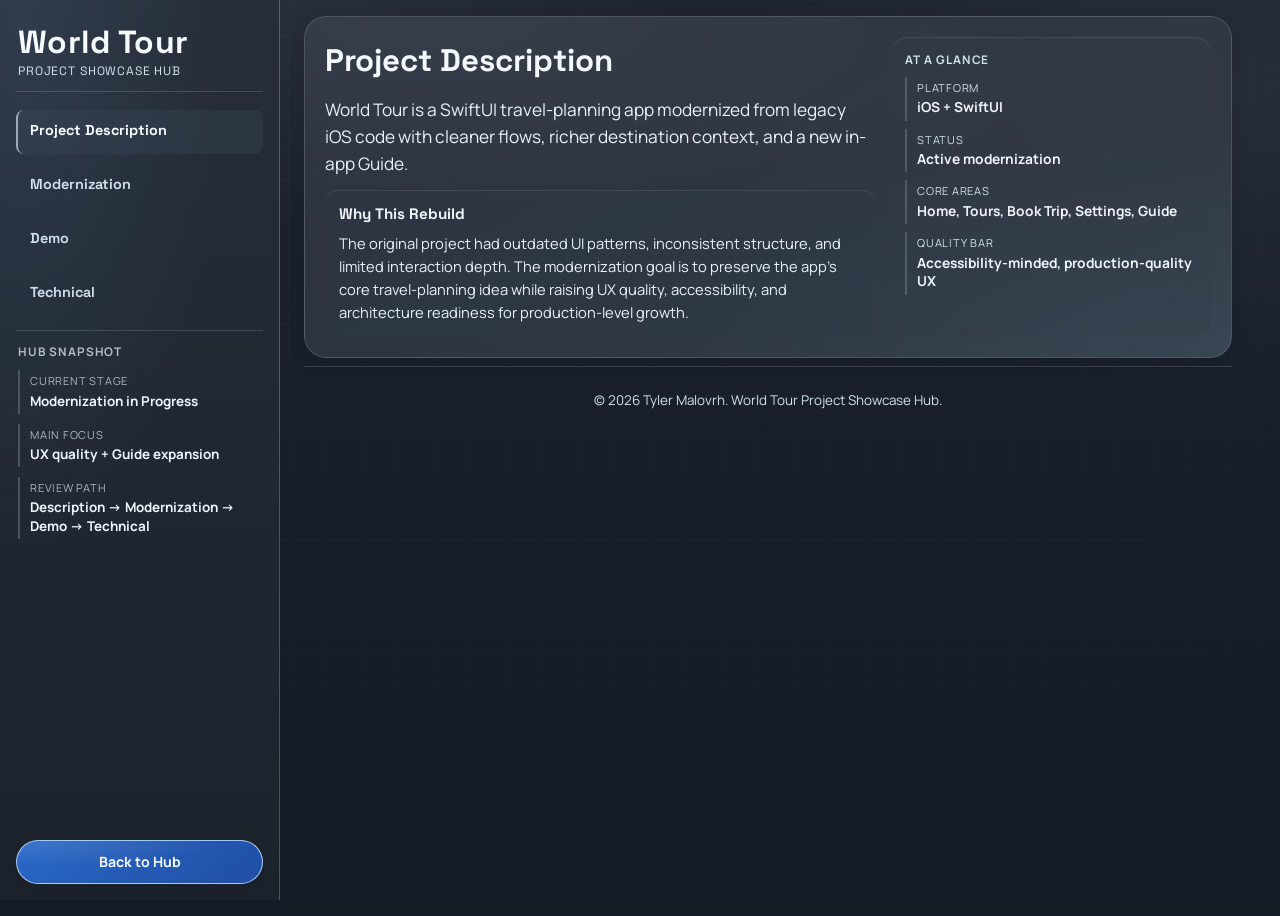
<file: worldtour-showcase.html>
<!DOCTYPE html>
<html lang="en">
<head>
    <meta charset="UTF-8">
    <meta name="viewport" content="width=device-width, initial-scale=1.0">
    <meta name="description" content="World Tour project showcase hub: SwiftUI modernization journey, redesigned travel flows, and active production-quality rebuild progress.">
    <meta name="theme-color" content="#151b25">
    <title>World Tour Project Showcase Hub | Tyler Malovrh</title>
    <link rel="preconnect" href="https://fonts.googleapis.com">
    <link rel="preconnect" href="https://fonts.gstatic.com" crossorigin>
    <link href="https://fonts.googleapis.com/css2?family=Manrope:wght@400;500;600;700&family=Space+Grotesk:wght@500;600;700&display=swap" rel="stylesheet">
    <link rel="stylesheet" href="worldtour-showcase.css?v=20260707b">
</head>
<body class="worldtour-showcase-page">
    <a class="worldtour-skip-link" href="#main-content">Skip to project content</a>
    <p id="worldtour-section-status" class="worldtour-sr-only" role="status" aria-live="polite"></p>
    <div class="worldtour-bg" aria-hidden="true"></div>

    <header class="worldtour-topbar" aria-label="World Tour navigation">
        <div class="worldtour-topbar-inner">
            <a href="#project-description" class="worldtour-brand" aria-label="World Tour project showcase hub home">
                <span class="worldtour-brand-title">World Tour</span>
                <span class="worldtour-brand-subtitle">Project Showcase Hub</span>
            </a>
            <nav class="worldtour-nav" aria-label="Section navigation">
                <a href="#project-description" data-section="project-description" aria-controls="project-description">Project Description</a>
                <a href="#modernization" data-section="modernization" aria-controls="modernization">Modernization</a>
                <a href="#trailer" data-section="trailer" aria-controls="trailer">Demo</a>
                <a href="#build" data-section="build" aria-controls="build">Technical</a>
            </nav>
            <aside class="worldtour-hub-snapshot" aria-label="World Tour hub snapshot">
                <p class="worldtour-hub-snapshot-title">Hub Snapshot</p>
                <ul class="worldtour-hub-snapshot-list">
                    <li><span>Current Stage</span><strong>Modernization in Progress</strong></li>
                    <li><span>Main Focus</span><strong>UX quality + Guide expansion</strong></li>
                    <li><span>Review Path</span><strong>Description -> Modernization -> Demo -> Technical</strong></li>
                </ul>
            </aside>
            <a href="projects-hub.html" class="btn worldtour-back-btn">Back to Hub</a>
        </div>
    </header>

    <main class="worldtour-shell" id="main-content">
        <h1 class="worldtour-sr-only">World Tour Project Showcase Hub</h1>

        <section class="worldtour-panel" id="project-description" aria-labelledby="project-description-title">
            <div class="worldtour-description-wrap">
                <div class="worldtour-intro-grid">
                    <div class="worldtour-intro-copy">
                        <h2 id="project-description-title">Project Description</h2>
                        <p class="worldtour-tagline">World Tour is a SwiftUI travel-planning app modernized from legacy iOS code with cleaner flows, richer destination context, and a new in-app Guide.</p>
                        <article class="worldtour-description-story" aria-label="Why World Tour was rebuilt">
                            <h3>Why This Rebuild</h3>
                            <p>The original project had outdated UI patterns, inconsistent structure, and limited interaction depth. The modernization goal is to preserve the app's core travel-planning idea while raising UX quality, accessibility, and architecture readiness for production-level growth.</p>
                        </article>
                    </div>
                    <aside class="worldtour-intro-card" aria-label="Project at a glance">
                        <p class="worldtour-intro-eyebrow">At a Glance</p>
                        <ul class="worldtour-intro-list">
                            <li><span>Platform</span><strong>iOS + SwiftUI</strong></li>
                            <li><span>Status</span><strong>Active modernization</strong></li>
                            <li><span>Core Areas</span><strong>Home, Tours, Book Trip, Settings, Guide</strong></li>
                            <li><span>Quality Bar</span><strong>Accessibility-minded, production-quality UX</strong></li>
                        </ul>
                    </aside>
                </div>
            </div>
        </section>

        <section class="worldtour-panel" id="modernization" aria-labelledby="modernization-title">
            <h2 id="modernization-title">Modernization Journey</h2>
            <p class="worldtour-helper">Browse current SwiftUI rebuild screens across the core trip-planning journey.</p>

            <div class="worldtour-shot-lane">
                <article class="worldtour-poster-card">
                    <div class="worldtour-poster-frame">
                        <img loading="lazy" decoding="async" src="assets/worldtour/screens/worldtour-v2-home.png" alt="World Tour home screen with modernized layout">
                    </div>
                    <h3>Home Refresh</h3>
                    <p>Modernized entry point with cleaner information hierarchy and updated visual rhythm.</p>
                </article>
                <article class="worldtour-poster-card">
                    <div class="worldtour-poster-frame">
                        <img loading="lazy" decoding="async" src="assets/worldtour/screens/worldtour-v2-settings.png" alt="World Tour tours screen showing regional exploration content">
                    </div>
                    <h3>Tours Experience</h3>
                    <p>Region-focused tours with richer context and more useful destination detail.</p>
                </article>
                <article class="worldtour-poster-card">
                    <div class="worldtour-poster-frame">
                        <img loading="lazy" decoding="async" src="assets/worldtour/screens/worldtour-v2-book-trip.png" alt="World Tour booking flow screen with updated interaction design">
                    </div>
                    <h3>Book Trip Flow</h3>
                    <p>Streamlined booking interactions designed to reduce friction and increase clarity.</p>
                </article>
                <article class="worldtour-poster-card">
                    <div class="worldtour-poster-frame">
                        <img loading="lazy" decoding="async" src="assets/worldtour/screens/worldtour-v2-tours.png" alt="World Tour Guide tab with chatbot-inspired travel assistant interface">
                    </div>
                    <h3>Guide Tab</h3>
                    <p>Chatbot-inspired in-app assistant surface for travel support and next-step guidance.</p>
                </article>
                <article class="worldtour-poster-card">
                    <div class="worldtour-poster-frame">
                        <img loading="lazy" decoding="async" src="assets/worldtour/screens/worldtour-v2-guide.png" alt="World Tour settings screen with account and sign-in controls">
                    </div>
                    <h3>Settings + Account</h3>
                    <p>Realistic account flow updates including sign-in/sign-out behavior and organization improvements.</p>
                </article>
            </div>
        </section>

        <section class="worldtour-panel" id="trailer" aria-labelledby="trailer-title">
            <h2 id="trailer-title">Demo Walkthrough</h2>
            <p class="worldtour-helper">Demo placeholder is ready and auto-enables when a World Tour walkthrough file is added.</p>
            <div class="worldtour-trailer" data-state="pending">
                <video class="worldtour-trailer-video" controls preload="none" aria-label="World Tour demo walkthrough">
                    Your browser does not support the video tag.
                </video>
                <div class="worldtour-trailer-placeholder" role="status">
                    <p class="worldtour-trailer-title">Demo Video Coming Soon</p>
                    <p class="worldtour-trailer-copy">A walkthrough of the rebuilt Home, Tours, Book Trip, Settings, and Guide flows will be published here.</p>
                </div>
            </div>
        </section>

        <section class="worldtour-panel" id="build" aria-labelledby="build-title">
            <h2 id="build-title">Technical Project Notes</h2>
            <p class="worldtour-helper">Deeper product context plus implementation approach, collaboration model, and current in-progress priorities.</p>
            <div class="worldtour-overview-grid">
                <article class="worldtour-info-card" aria-label="What changed in modernization">
                    <h3>Modernization Highlights</h3>
                    <ul>
                        <li>Reworked Home, Tours, Book Trip, and Settings with a cleaner visual system.</li>
                        <li>Reorganized tab navigation for lower friction and clearer user flow.</li>
                        <li>Added richer destination content: location context, fun facts, and places to visit.</li>
                        <li>Integrated real destination photography to improve realism and engagement.</li>
                    </ul>
                </article>
                <article class="worldtour-info-card" aria-label="Accessibility and quality focus">
                    <h3>Accessibility + Quality Focus</h3>
                    <ul>
                        <li>Improved readability and contrast with accessibility-minded UI decisions.</li>
                        <li>Consolidated account behavior into a realistic sign-in/sign-out settings flow.</li>
                        <li>Cleaned asset and catalog issues while removing legacy project leftovers.</li>
                        <li>Improved app organization and documentation for scalable iteration.</li>
                    </ul>
                </article>
                <article class="worldtour-info-card" aria-label="Guide tab feature evolution">
                    <h3>Guide Assistant Direction</h3>
                    <ul>
                        <li>Introduced a new Guide tab with a chatbot-inspired in-app helper UI.</li>
                        <li>Structured Guide as a foundation for deeper travel-help functionality.</li>
                        <li>Optimized flow integration so Guide feels native to the trip-planning journey.</li>
                        <li>Current focus: evolve from mock assistant into richer, practical capability.</li>
                    </ul>
                </article>
            </div>
            <div class="worldtour-build-grid">
                <article class="worldtour-build-card">
                    <h3>Architecture + UX Direction</h3>
                    <ul>
                        <li>SwiftUI-first modernization from a legacy iOS project baseline.</li>
                        <li>Refactored navigation and screen structure for cleaner flow logic.</li>
                        <li>Prioritized scalable organization for iterative feature expansion.</li>
                    </ul>
                </article>
                <article class="worldtour-build-card">
                    <h3>How I Used Codex</h3>
                    <ul>
                        <li>I led product direction, UX decisions, and final design judgment.</li>
                        <li>Codex supported implementation, refactors, and iteration speed.</li>
                        <li>Screenshot-driven feedback loops were used for rapid UI polish and edge-case fixes.</li>
                    </ul>
                </article>
                <article class="worldtour-build-card">
                    <h3>Current Status</h3>
                    <ul>
                        <li>Core modernization work is complete and stable for continued iteration.</li>
                        <li>Current focus: hardening account/auth behavior for reliability.</li>
                        <li>Guide tab roadmap: expand from mock assistant toward deeper functionality.</li>
                    </ul>
                </article>
                <article class="worldtour-build-card">
                    <h3>Next Iteration Focus</h3>
                    <ul>
                        <li>Continue UI/interaction polish toward release readiness.</li>
                        <li>Increase test coverage for critical app flows and account behavior.</li>
                        <li>Complete final content and functional pass for production-quality launch posture.</li>
                    </ul>
                </article>
            </div>
        </section>
    </main>

    <footer class="worldtour-footer">
        <p>&copy; 2026 Tyler Malovrh. World Tour Project Showcase Hub.</p>
    </footer>

    <script>
        (() => {
            const sectionIds = ['project-description', 'modernization', 'trailer', 'build'];
            const panels = sectionIds
                .map((id) => document.getElementById(id))
                .filter(Boolean);
            const navLinks = Array.from(document.querySelectorAll('.worldtour-nav a[href^="#"]'));
            const sectionStatus = document.getElementById('worldtour-section-status');
            const trailer = document.querySelector('.worldtour-trailer');
            const video = trailer?.querySelector('.worldtour-trailer-video');
            let trailerRequested = false;

            const resolveSectionFromHash = (hash) => {
                const normalized = (hash || '').replace('#', '').toLowerCase();
                if (sectionIds.includes(normalized)) return normalized;
                return 'project-description';
            };

            const markTrailerReady = () => trailer?.setAttribute('data-state', 'ready');
            const markTrailerPending = () => trailer?.setAttribute('data-state', 'pending');

            if (trailer && video) {
                video.addEventListener('loadeddata', markTrailerReady);
                video.addEventListener('canplay', markTrailerReady);
                video.addEventListener('error', markTrailerPending);
                markTrailerPending();
            }

            const ensureTrailerLoaded = () => {
                if (!trailer || !video || trailerRequested) return;
                trailerRequested = true;
                markTrailerPending();
                video.load();
            };

            const setActiveSection = (sectionId) => {
                const target = sectionIds.includes(sectionId) ? sectionId : 'project-description';

                panels.forEach((panel) => {
                    const isActive = panel.id === target;
                    panel.hidden = !isActive;
                    panel.classList.toggle('is-active', isActive);
                    panel.setAttribute('aria-hidden', String(!isActive));
                });

                navLinks.forEach((link) => {
                    const linkTarget = link.dataset.section || link.getAttribute('href')?.replace('#', '');
                    const isActive = linkTarget === target;
                    link.classList.toggle('is-active', isActive);
                    if (isActive) {
                        link.setAttribute('aria-current', 'location');
                    } else {
                        link.removeAttribute('aria-current');
                    }
                });

                if (sectionStatus) {
                    const activeLabel = navLinks.find((link) => (link.dataset.section || link.getAttribute('href')?.replace('#', '')) === target)?.textContent?.trim();
                    if (activeLabel) sectionStatus.textContent = `Showing ${activeLabel}`;
                }

                if (target === 'trailer') {
                    ensureTrailerLoaded();
                }
            };

            const syncFromHash = () => {
                setActiveSection(resolveSectionFromHash(window.location.hash));
            };

            navLinks.forEach((link) => {
                link.addEventListener('click', () => {
                    const href = link.getAttribute('href') || '';
                    if (!href.startsWith('#')) return;
                    setActiveSection(link.dataset.section || resolveSectionFromHash(href));
                });
            });

            window.addEventListener('hashchange', syncFromHash);
            syncFromHash();
        })();
    </script>
</body>
</html>
</file>
<file: styles.css>
/* External CSS file to handle styling */

/* Fonts are loaded via <link> in HTML for better performance */

/* Modern minimalist design with effects */

/* Default to light theme; switch automatically based on OS/browser preference. */
:root {
    color-scheme: light;
    --background-color: #f5f8fc;
    --text-color: #0f1b2b;
    --primary-color: #0f1b2b;
    --secondary-color: #2f4967;
    --accent-color: #1f4f86;
    --button-bg: #1f4f86;
    --button-text: #ffffff;
    --link-color: #1f4f86;
    --link-hover: #153a64;
    --box-shadow: 0 8px 32px rgba(0, 0, 0, 0.8);
    --default-box-shadow: 0 8px 32px rgba(0, 0, 0, 0.8);
    --backdrop-blur: blur(15px);
    --glass-bg: linear-gradient(135deg, rgba(255,255,255,0.78), rgba(236,242,250,0.68));
    --glass-border: 1px solid rgba(76,104,139,0.30);
    --surface-solid: rgba(255, 255, 255, 0.80);
    --metal-midnight: #0f1b2b;
    --metal-titanium: #4b6583;
    --metal-silver: #2f4868;
    --metal-rim: linear-gradient(115deg, rgba(80,96,119,0.35), rgba(180,196,217,0.22) 48%, rgba(80,96,119,0.34));
    --metal-sheen-soft: linear-gradient(120deg, rgba(255,255,255,0) 0%, rgba(80,96,119,0.16) 44%, rgba(255,255,255,0) 82%);
    --glass-inner: inset 0 1px 0 rgba(255,255,255,0.36);
    --glass-outer: 0 12px 40px rgba(15, 27, 43, 0.16);
    --depth-shadow: 0 30px 90px rgba(15, 27, 43, 0.18);
    --spring: cubic-bezier(0.2, 0.8, 0.2, 1.2);
    --sheen: linear-gradient(120deg, rgba(255,255,255,0) 0%, rgba(255,255,255,0.55) 40%, rgba(255,255,255,0) 80%);
    /* Glassy gradient variables used throughout */
    --glassy1: rgba(255,255,255,0.32);
    --glassy2: rgba(255,255,255,0.22);
    --glassy3: rgba(255,255,255,0.12);
    --glassy-opacity: 0.20;
    /* Hover helpers for glassy elements */
    --glass-hover-bg: linear-gradient(145deg, rgba(255,255,255,0.68), rgba(227,237,248,0.44));
    --hover-ring-color: #1f4f86;
    --hover-glow: 0 10px 24px rgba(15,27,43,0.25), inset 0 1px 1px rgba(255,255,255,0.20), 0 0 0 2px var(--hover-ring-color);
    --interactive-bg: rgba(255,255,255,0.86);
    --interactive-border: rgba(76,104,139,0.52);
    --skip-link-bg: #f5f8fc;
    --skip-link-text: #0f1b2b;
    --skip-link-border: #1f4f86;
    --nav-bg: linear-gradient(135deg, rgba(241, 247, 255, 0.96), rgba(227, 236, 247, 0.90));
    --nav-bg-desktop: linear-gradient(180deg, rgba(241, 247, 255, 0.96), rgba(227, 236, 247, 0.92));
    --nav-border: rgba(76, 104, 139, 0.42);
    --nav-shadow: 0 10px 24px rgba(15, 27, 43, 0.16), inset 0 1px 0 rgba(255,255,255,0.50);
    --nav-text: #213c5a;
    --nav-text-active: #10263d;
    --nav-underline: linear-gradient(90deg, rgba(31,79,134,0.64), rgba(16,38,61,0.96), rgba(31,79,134,0.64));
}

@media (prefers-color-scheme: dark) {
    :root {
        color-scheme: dark;
        --background-color: #070c14;
        --text-color: #ecf2fb;
        --primary-color: #f4f8ff;
        --secondary-color: #c4d3e4;
        --accent-color: #8fb2df;
        --button-bg: #8fb2df;
        --button-text: #ffffff;
        --link-color: #a9c7eb;
        --link-hover: #c5daf3;
        --glass-bg: linear-gradient(135deg, rgba(19,30,45,0.72), rgba(12,20,33,0.58));
        --glass-border: 1px solid rgba(166,188,216,0.28);
        --surface-solid: rgba(15, 25, 39, 0.68);
        --metal-midnight: #020712;
        --metal-titanium: #97aac5;
        --metal-silver: #c5d2e1;
        --metal-rim: linear-gradient(115deg, rgba(197,210,225,0.52), rgba(80,96,119,0.24) 48%, rgba(197,210,225,0.50));
        --metal-sheen-soft: linear-gradient(120deg, rgba(255,255,255,0) 0%, rgba(197,210,225,0.26) 44%, rgba(255,255,255,0) 82%);
        --glass-inner: inset 0 1px 0 rgba(255,255,255,0.06);
        --glass-outer: 0 12px 40px rgba(0, 0, 0, 0.55);
        --depth-shadow: 0 30px 90px rgba(0, 0, 0, 0.65);
        --sheen: linear-gradient(120deg, rgba(255,255,255,0) 0%, rgba(255,255,255,0.45) 40%, rgba(255,255,255,0) 80%);
        --glassy1: rgba(255,255,255,0.14);
        --glassy2: rgba(255,255,255,0.08);
        --glassy3: rgba(255,255,255,0.04);
        --glassy-opacity: 0.12;
        --glass-hover-bg: linear-gradient(145deg, rgba(255,255,255,0.22), rgba(255,255,255,0.12));
        --hover-ring-color: #a9c7eb;
        --hover-glow: 0 12px 28px rgba(0,0,0,0.45), inset 0 1px 1px rgba(255,255,255,0.06), 0 0 0 2px var(--hover-ring-color);
        --interactive-bg: rgba(255,255,255,0.22);
        --interactive-border: rgba(197,210,225,0.55);
        --skip-link-bg: #091119;
        --skip-link-text: #f4f8ff;
        --skip-link-border: #c5daf3;
        --nav-bg: linear-gradient(135deg, rgba(24, 35, 50, 0.84), rgba(13, 22, 35, 0.74));
        --nav-bg-desktop: linear-gradient(180deg, rgba(10, 16, 26, 0.90), rgba(10, 16, 26, 0.76));
        --nav-border: rgba(173, 192, 216, 0.42);
        --nav-shadow: 0 12px 30px rgba(6, 12, 20, 0.45), inset 0 1px 0 rgba(255, 255, 255, 0.12);
        --nav-text: #c9d8ea;
        --nav-text-active: #f4f8ff;
        --nav-underline: linear-gradient(90deg, rgba(160, 188, 220, 0.68), rgba(217, 229, 242, 0.98), rgba(160, 188, 220, 0.68));
    }
}

/* Prevent width + padding/border overflow across breakpoints */
*,
*::before,
*::after {
    box-sizing: border-box;
}

.sr-only {
    position: absolute;
    width: 1px;
    height: 1px;
    margin: -1px;
    padding: 0;
    border: 0;
    overflow: hidden;
    clip: rect(0 0 0 0);
    white-space: nowrap;
}

.skip-link {
    position: absolute;
    top: -56px;
    left: 12px;
    z-index: 2000;
    min-height: 44px;
    display: inline-flex;
    align-items: center;
    padding: 10px 14px;
    border-radius: 10px;
    border: 1px solid var(--skip-link-border);
    background: var(--skip-link-bg);
    color: var(--skip-link-text);
    text-decoration: none;
    font-weight: 700;
    transition: top 0.16s ease;
}

.skip-link:focus-visible {
    top: 12px;
}

.a11y-demo-controls {
    display: flex;
    flex-wrap: wrap;
    gap: 10px;
}

@media (prefers-reduced-motion: reduce) {
    * {
        scroll-behavior: auto !important;
        transition-duration: 0.01ms !important;
        animation-duration: 0.01ms !important;
    }
}

/* Diploma CTA spacing to match other CTAs */
.diploma .btn {
    margin: 12px auto 0; /* center horizontally */
    display: inline-flex;
}

/* Center diploma section content */
.diploma { text-align: center; }
.diploma p { margin: 6px 0; }
.diploma p:first-of-type { font-weight: 600; }

/* Diploma card styling */
.diploma-card {
    max-width: 720px;
    margin: 0 auto;
    padding: 20px;
}
.diploma-badge {
    display: inline-flex;
    align-items: center;
    gap: 8px;
    margin: 0 auto 12px;
    padding: 6px 12px;
    border-radius: 999px;
    font-size: 0.85rem;
    color: var(--text-color);
    background: var(--interactive-bg);
    border: 1px solid var(--interactive-border);
}
.credential-details {
    text-align: left;
    display: grid;
    grid-template-columns: 1fr 2fr;
    gap: 8px 14px;
    margin: 10px auto 16px;
}
.credential-details dt {
    color: var(--secondary-color);
    font-weight: 600;
}
.credential-details dd {
    margin: 0;
}
.credential-details .mono {
    font-family: ui-monospace, SFMono-Regular, Menlo, Monaco, Consolas, "Liberation Mono", "Courier New", monospace;
}
.credential-details .id-row {
    display: inline-flex;
    align-items: center;
    gap: 8px;
}
.copy-id-btn {
    display: inline-flex;
    align-items: center;
    gap: 6px;
    padding: 6px 10px;
    border-radius: 9999px;
    border: 1px solid var(--interactive-border);
    background: var(--interactive-bg);
    color: var(--text-color);
    font-size: 0.85rem;
    cursor: pointer;
    transition: background .18s ease, border-color .18s ease, box-shadow .18s ease, transform .18s ease;
    backdrop-filter: blur(6px) saturate(120%);
    -webkit-backdrop-filter: blur(6px) saturate(120%);
}
.copy-id-btn.icon-only { padding: 6px; }
.copy-id-btn svg { display: block; }
.copy-id-btn:focus-visible { outline: 2px solid var(--hover-ring-color); outline-offset: 2px; border-color: rgba(255,255,255,0.65); }
.copy-id-btn:hover {
    background: var(--glass-hover-bg);
    box-shadow: 0 8px 22px rgba(31,38,135,0.20);
}
.copy-id-btn:active {
    transform: translateY(1px) scale(0.99);
}
.verification-note {
    margin-top: 8px;
    font-size: 0.9rem;
    color: var(--secondary-color);
}
.diploma-card .btn {
    margin-top: 6px;
}

@media (max-width: 480px) {
    .credential-details { grid-template-columns: 1fr; }
    .diploma-badge { font-size: 0.8rem; }
    .copy-id-btn { padding: 6px 9px; font-size: 0.82rem; }
}

/* Glass-like effect for sections */
/* Optimized glassy flow keyframes */
@keyframes glassFlow {
    0%   { background-position: 0% 50%; }
    50%  { background-position: 100% 50%; }
    100% { background-position: 0% 50%; }
}

/* Animate backgrounds only on interaction to save power */
.glass:hover::before, .glass:focus-within::before,
.hero:hover::before, .hero:focus-within::before,
.card:hover::before, .card:focus-within::before,
.floating-tab-bar:hover::before { animation: glassFlow 20s linear infinite; }

/* Safe optimizations and consolidations */

.glass, .hero { box-shadow: var(--default-box-shadow); }

/* Removed redundant z-index and pointer-events */
.glass::before, .hero::before {
    z-index: -1;
    pointer-events: none;
}

@media (prefers-reduced-motion: reduce) {
    .glass::before, .hero::before, .card::before, .spinner { animation: none !important; }
}

.glass {
    background: var(--glass-bg);
    border: var(--glass-border);
    border-radius: 20px;
    box-shadow:
      0 2px 8px rgba(31, 38, 135, 0.12),
      0 8px 32px rgba(31, 38, 135, 0.18),
      0 1.5px 7px rgba(255,255,255,0.08) inset;
    backdrop-filter: blur(8px) saturate(108%);
    -webkit-backdrop-filter: blur(8px) saturate(108%);
    position: relative;
    overflow: hidden;
    transition: box-shadow 0.2s cubic-bezier(.22,.61,.36,1), transform 0.2s cubic-bezier(.22,.61,.36,1);
    isolation: isolate;
}
/* Subtle glassy underlay for glass */
.glass::before {
    content: "";
    position: absolute;
    inset: 0;
    z-index: -1; /* behind content to avoid affecting text AA */
    pointer-events: none;
    opacity: var(--glassy-opacity);
    background: linear-gradient(120deg, var(--glassy1) 0%, var(--glassy2) 45%, var(--glassy3) 100%);
    background-size: 200% 200%;
    will-change: background-position;
  }

/* keep content above the liquid layer */
.glass > * { position: relative; z-index: 1; }
.glass:hover, .glass:focus-within {
    transform: scale(1.012) translateY(-2px) perspective(600px) rotateX(1deg);
    box-shadow:
      0 6px 24px rgba(31, 38, 135, 0.22),
      0 16px 48px rgba(31, 38, 135, 0.20),
      0 2.5px 14px rgba(255,255,255,0.11) inset;
}

/* Ensure specific elements are adjusted for dark mode */
/* Hero Section */
.hero {
    text-align: center;
    padding: 100px 20px;
    background: linear-gradient(120deg, rgba(255,255,255,0.19) 0%, rgba(255,255,255,0.11) 100%);
    backdrop-filter: blur(10px) saturate(110%);
    -webkit-backdrop-filter: blur(10px) saturate(110%);
    color: var(--text-color);
    border-radius: 20px;
    box-shadow:
      0 4px 16px rgba(31, 38, 135, 0.15),
      0 14px 48px rgba(31, 38, 135, 0.19),
      0 1.5px 7px rgba(255,255,255,0.08) inset;
    position: relative;
    transition: box-shadow 0.2s cubic-bezier(.22,.61,.36,1), transform 0.2s cubic-bezier(.22,.61,.36,1);
    overflow: hidden;
    isolation: isolate;
}
/* Dark mode variant not needed for neutral hero gradient */
/* Glassy underlay for hero */
.hero::before {
    content: "";
    position: absolute;
    inset: 0;
    z-index: -1; /* behind content and ::after */
    pointer-events: none;
    opacity: var(--glassy-opacity);
    background: linear-gradient(118deg, var(--glassy1) 0%, var(--glassy2) 50%, var(--glassy3) 100%);
    background-size: 200% 200%;
    will-change: background-position;
}
.hero::after {
    /* Subtle faint gradient overlay for depth */
    content: "";
    position: absolute;
    inset: 0;
    pointer-events: none;
    background: linear-gradient(120deg, rgba(255,255,255,0.13) 10%, rgba(255,255,255,0.06) 80%);
    z-index: 0;
}
.hero > * {
    position: relative;
    z-index: 1;
}
.hero:hover {
    transform: scale(1.008) translateY(-1px) perspective(600px) rotateX(0.8deg);
    box-shadow:
      0 10px 40px rgba(31, 38, 135, 0.22),
      0 24px 64px rgba(31, 38, 135, 0.22),
      0 2.5px 16px rgba(255,255,255,0.12) inset;
}

.hero h1 {
    font-size: 4rem;
    margin-bottom: 20px;
    animation: fadeIn 1s ease-in-out;
    color: var(--text-color);
}

.hero p {
    font-size: 1.5rem;
    margin-bottom: 30px;
    animation: fadeIn 1.5s ease-in-out;
    color: var(--text-color);
}


/* Floating Tab Bar (Top Position) */
.floating-tab-bar {
    position: fixed;
    top: 10px;
    left: 50%;
    transform: translateX(-50%);
    width: min(920px, calc(100% - 20px));
    display: flex;
    justify-content: center;
    align-items: center;
    gap: 6px;
    background: var(--nav-bg);
    border: 1px solid var(--nav-border);
    backdrop-filter: blur(10px) saturate(125%);
    -webkit-backdrop-filter: blur(10px) saturate(125%);
    box-shadow: var(--nav-shadow);
    padding: 8px 12px;
    z-index: 1000;
    border-radius: 999px;
    transition: box-shadow 0.3s ease, background 0.3s ease, border-color 0.3s ease, transform 0.3s ease;
    transform-style: preserve-3d;
    perspective: 1000px;
    isolation: isolate;
}

/* Subtle glassy flow behind the top bar */
.floating-tab-bar::before{
  content: "";
  position: absolute;
  inset: 0;
  z-index: -1; /* keep it behind links */
  pointer-events: none;
  opacity: 0.08;
  background: linear-gradient(120deg, var(--glassy1) 0%, var(--glassy2) 45%, var(--glassy3) 100%);
  background-size: 200% 200%;
    /* animation disabled by default for performance; enabled on hover below */
  will-change: background-position;
}

.floating-tab-bar::after {
    content: "";
    position: absolute;
    inset: 0;
    border-radius: inherit;
    border: 1px solid rgba(173, 192, 216, 0.36);
    background: none;
    pointer-events: none;
    opacity: 0.52;
}

@supports ((-webkit-mask-composite: xor) or (mask-composite: exclude)) {
    .floating-tab-bar::after {
        border: 1px solid transparent;
        background: var(--metal-rim) border-box;
        -webkit-mask:
            linear-gradient(#000 0 0) padding-box,
            linear-gradient(#000 0 0);
        -webkit-mask-composite: xor;
        mask-composite: exclude;
    }
}

 
.floating-tab-bar:hover {
    box-shadow: 0 14px 34px rgba(8, 15, 24, 0.5), inset 0 1px 0 rgba(255, 255, 255, 0.2);
}

.floating-tab-bar .tab-link {
    color: var(--nav-text);
    font-weight: 600;
    letter-spacing: 0.01em;
    text-decoration: none;
    padding: 9px 16px;
    margin: 0;
    display: inline-flex;
    align-items: center;
    justify-content: center;
    min-height: 44px;
    position: relative;
    border: 1px solid transparent;
    background: transparent;
    will-change: transform;
    transform: translateZ(0);
    backface-visibility: hidden;
    border-radius: 999px; /* Rounded pill corners */
    transition: background .2s ease, border-color .2s ease, color .2s ease, transform .18s var(--spring), box-shadow .22s ease;
}

.floating-tab-bar .tab-link:hover {
  background: linear-gradient(145deg, rgba(174, 196, 220, 0.24), rgba(111, 136, 169, 0.14));
  box-shadow: inset 0 1px 0 rgba(255, 255, 255, 0.22), 0 6px 16px rgba(8, 15, 24, 0.35);
  transform: translateY(-1px);
  transition: background 0.3s ease, box-shadow 0.3s ease, transform 0.3s ease;
  border: 1px solid rgba(187, 203, 224, 0.58);
  border-radius: 999px;
  color: var(--nav-text-active);
}

/* On touch devices, avoid scaling to prevent layout shifts */
@media (hover: none) and (pointer: coarse) {
    .floating-tab-bar .tab-link:hover,
    .floating-tab-bar .tab-link:active,
    .floating-tab-bar .tab-link:focus {
    transform: none !important;
    background: var(--glass-hover-bg);
    border: 1px solid rgba(255,255,255,0.55);
    box-shadow: 0 6px 16px rgba(31,38,135,0.18), inset 0 1px 1px rgba(255,255,255,0.45);
    }
}

/* Active Tab Styling */
.floating-tab-bar .tab-link.active {
    background: linear-gradient(140deg, rgba(163, 191, 224, 0.38), rgba(106, 132, 167, 0.28));
    color: var(--nav-text-active);
    font-weight: 700;
    transform: none;
    border-color: rgba(190, 208, 229, 0.72);
    box-shadow: inset 0 1px 0 rgba(255, 255, 255, 0.35), 0 8px 18px rgba(6, 12, 22, 0.36);
}

/* Mobile-only bottom navigation dock (hidden by default) */
.mobile-tab-dock {
    display: none;
}

/* Desktop nav: less "mobile tab bar", more clean site navigation */
@media (min-width: 769px) {
    .floating-tab-bar {
        position: sticky;
        top: 0;
        left: 0;
        right: auto;
        transform: none;
        width: 100%;
        border-radius: 0 0 16px 16px;
        border-left: 0;
        border-right: 0;
        gap: clamp(12px, 2vw, 24px);
        padding: 10px 18px;
        background: var(--nav-bg-desktop);
        backdrop-filter: blur(14px) saturate(135%);
        -webkit-backdrop-filter: blur(14px) saturate(135%);
        box-shadow: var(--nav-shadow);
    }

    .floating-tab-bar .tab-link {
        min-height: 44px;
        padding: 8px 2px;
        border-radius: 0;
        border: 0;
        color: var(--nav-text);
    }

    .floating-tab-bar .tab-link::after {
        content: "";
        position: absolute;
        left: 0;
        right: 0;
        bottom: 2px;
        height: 2px;
        border-radius: 999px;
        background: var(--nav-underline);
        opacity: 0;
        transform: scaleX(0.2);
        transform-origin: center;
        transition: opacity 0.22s ease, transform 0.22s ease;
    }

    .floating-tab-bar .tab-link:hover {
        background: transparent;
        box-shadow: none;
        border: 0;
        transform: none;
        color: var(--nav-text-active);
}

    .floating-tab-bar .tab-link:hover::after {
        opacity: 0.45;
        transform: scaleX(0.84);
    }

    .floating-tab-bar .tab-link.active {
        background: transparent;
        box-shadow: none;
        border: 0;
        transform: none;
        color: var(--nav-text-active);
        font-weight: 700;
    }

    .floating-tab-bar .tab-link.active::after {
        opacity: 0.95;
        transform: scaleX(1);
    }

    .floating-tab-bar::before {
        opacity: 0.04;
    }

    .floating-tab-bar::after {
        opacity: 0.22;
    }
}

.btn {
    background: var(--interactive-bg);
    color: var(--text-color);
    padding: 10px 20px;
    border-radius: 999px;
    font-size: 1rem;
    font-weight: bold;
    text-decoration: none;
    backdrop-filter: blur(6px) saturate(120%);
    -webkit-backdrop-filter: blur(6px) saturate(120%);
    border: 1px solid var(--interactive-border);
    box-shadow: 0 8px 22px rgba(31,38,135,0.20);
    transition: background .18s ease, border-color .18s ease, transform .18s var(--spring), box-shadow .18s ease, outline-color .18s ease;
    position: relative;
    overflow: hidden;
    transform-style: preserve-3d;
    perspective: 1000px;
    cursor: pointer;
    min-height: 44px;
    display: inline-flex;
    align-items: center;
    justify-content: center;
}

.btn::before {
    content: "";
    position: absolute;
    inset: 0;
    background: var(--metal-sheen-soft);
    background-size: 210% 100%;
    background-position: 180% 50%;
    opacity: 0;
    transition: opacity .22s ease, background-position .55s ease;
    pointer-events: none;
}

.btn::after {
    content: "";
    position: absolute;
    inset: 0;
    border-radius: inherit;
    border: 1px solid var(--interactive-border);
    pointer-events: none;
}
.btn .btn-icon { margin-right: 8px; display: inline-block; vertical-align: -2px; }

.btn:hover {
  background: var(--glass-hover-bg);
  border: 1px solid rgba(187, 203, 224, 0.65);
  color: var(--text-color);
  box-shadow: var(--hover-glow);
    transform: scale(1.07);
  transition: background 0.3s ease, box-shadow 0.3s ease, transform 0.3s ease;
    text-decoration: underline;
}

.btn:hover::before,
.btn:focus-visible::before {
    opacity: 1;
    background-position: -20% 50%;
}

.btn:focus-visible{
  outline: 2px solid var(--accent-color);
  outline-offset: 3px;
}

.btn[aria-disabled="true"], .btn:disabled{
  opacity: .55;
  cursor: not-allowed;
  transform: none !important;
  box-shadow: none !important;
  filter: grayscale(10%);
}

a:focus-visible, .btn:focus-visible, .tab-link:focus-visible {
    outline: 2px solid var(--accent-color);
    outline-offset: 3px;
}

section:focus-visible {
    outline: 2px solid var(--accent-color);
    outline-offset: 4px;
}

@media (forced-colors: active) {
    a:focus-visible,
    .btn:focus-visible,
    .tab-link:focus-visible,
    .copy-id-btn:focus-visible,
    section:focus-visible {
        outline: 2px solid Highlight;
    }
}

/* Contact Section Styling */
.contact {
    text-align: center;
    background: var(--glass-bg);
    border: var(--glass-border);
    backdrop-filter: blur(8px) saturate(108%);
    -webkit-backdrop-filter: blur(8px) saturate(108%);
    color: var(--text-color);
    padding: 50px 20px;
    border-radius: 20px;
    box-shadow:
      0 4px 16px rgba(31, 38, 135, 0.15),
      0 14px 48px rgba(31, 38, 135, 0.19),
      0 1.5px 7px rgba(255,255,255,0.08) inset;
    margin: 40px auto;
    max-width: 800px;
    transition: box-shadow 0.3s cubic-bezier(.22,.61,.36,1), transform 0.3s cubic-bezier(.22,.61,.36,1);
    transform-style: preserve-3d;
    perspective: 1000px;
    position: relative;
    overflow: hidden;
    isolation: isolate;
}

/* Glassy underlay for contact */
.contact::before {
  content: "";
  position: absolute;
  inset: 0;
  z-index: -1;
  pointer-events: none;
  opacity: var(--glassy-opacity);
  background: linear-gradient(120deg, var(--glassy1) 0%, var(--glassy2) 45%, var(--glassy3) 100%);
  background-size: 200% 200%;
  animation: glassFlow 24s linear infinite;
  will-change: background-position;
}

/* Keep contact content above underlay */
.contact > * { position: relative; z-index: 1; }

.contact:hover {
    transform: scale(1.01) translateY(-1px) perspective(600px) rotateX(0.6deg);
    box-shadow:
      0 10px 40px rgba(31, 38, 135, 0.22),
      0 24px 64px rgba(31, 38, 135, 0.22),
      0 2.5px 16px rgba(255,255,255,0.12) inset;
}

.contact h2 {
    font-size: 2rem;
    font-weight: 700;
    color: var(--primary-color);
    margin-bottom: 20px;
}

.contact p {
    font-size: 1.2rem;
    color: var(--text-color);
    margin-bottom: 30px;
    line-height: 1.6;
}

.contact a {
    display: inline-flex; /* match button feel */
    align-items: center;
    justify-content: center;
    min-height: 40px;
    padding: 10px 20px;
    border-radius: 999px;
    margin-top: 20px;
    color: var(--text-color);
    border: 1px solid var(--interactive-border);
    background: var(--interactive-bg);
    backdrop-filter: blur(6px) saturate(120%);
    -webkit-backdrop-filter: blur(6px) saturate(120%);
    box-shadow: 0 8px 22px rgba(31,38,135,0.20);
    font-weight: 500;
    text-decoration: none;
    transition: background .18s ease, border-color .18s ease, transform .18s var(--spring), box-shadow .18s ease, color 0.3s ease;
}

/* Ensure CTA inside contact uses glassy .btn spacing */
.contact .btn { margin-top: 10px; }

.contact .btn:hover {
  background: var(--glass-hover-bg);
  box-shadow: var(--hover-glow);
  transform: scale(1.05);
  transition: background 0.3s ease, box-shadow 0.3s ease, transform 0.3s ease;
}

.contact a:hover {
    background: var(--glass-hover-bg);
    border: 1px solid rgba(255,255,255,0.55);
    box-shadow: var(--hover-glow);
    transform: scale(1.03);
}

/* Touch-first behavior: avoid sticky hover transforms on phones/tablets */
@media (hover: none) and (pointer: coarse) {
    .hero:hover,
    .card:hover,
    .contact:hover,
    section:hover,
    .btn:hover,
    .contact a:hover,
    .contact .btn:hover {
        transform: none !important;
    }
}

/* Footer Styling */
footer {
    display: flex;
    justify-content: flex-start; /* Align content to the left */
    align-items: center;
    background: linear-gradient(120deg, rgba(15, 23, 38, 0.14), rgba(128, 150, 175, 0.16));
    color: var(--text-color); /* Ensure text is visible */
    padding: 10px 20px; /* Add spacing */
    box-shadow: 0 -6px 18px rgba(10, 18, 30, 0.12);
    border-top: 1px solid rgba(172, 189, 210, 0.30);
    font-size: 0.9rem; /* Slightly smaller font size */
    z-index: 1000; /* Ensure it stays above other elements */
}

footer p {
    margin: 0; /* Remove default margin */
}

/* Body Styling */
body {
    font-family: 'Montserrat', sans-serif;
    background-color: var(--background-color);
    color: var(--text-color);
    margin: 0;
    padding: 0;
    line-height: 1.6;
}

main {
    padding-bottom: clamp(80px, 12vh, 140px);
}

html {
    scroll-behavior: auto;
    -webkit-text-size-adjust: 100%;
    text-size-adjust: 100%;
}




a {
    color: var(--link-color);
    text-decoration: none;
    transition: color 0.3s ease, transform 0.3s ease;
}

a:hover {
    color: var(--link-hover);
    text-decoration: underline;
}


/* Card Container */
.card-container {
    display: grid;
    grid-template-columns: repeat(auto-fit, minmax(300px, 1fr));
    gap: 20px;
    max-width: 1200px; /* Prevent too many narrow columns on ultra-wide screens */
    margin: 0 auto;     /* Center the grid within the section */
}

.chip-list {
    display: flex;
    flex-wrap: wrap;
    gap: 10px;
}

.chip {
    display: inline-flex;
    align-items: center;
    justify-content: center;
    padding: 6px 12px;
    border-radius: 999px;
    font-size: 0.9rem;
    font-weight: 600;
    color: var(--text-color);
    background: var(--surface-solid);
    border: 1px solid rgba(167, 185, 207, 0.52);
    box-shadow: 0 4px 12px rgba(31, 38, 135, 0.12);
    position: relative;
    overflow: hidden;
}

.chip::after {
    content: "";
    position: absolute;
    inset: 0;
    background: linear-gradient(120deg, rgba(255,255,255,0.22), rgba(255,255,255,0.05) 60%, rgba(255,255,255,0));
    pointer-events: none;
    opacity: 0.78;
}

.impact-list {
    margin: 0 0 10px;
    padding-left: 18px;
    font-size: 0.95rem;
    line-height: 1.5;
}

.impact-list li {
    margin-bottom: 4px;
}

.projects-entry {
    display: block;
}

.projects-entry-header {
    display: grid;
    grid-template-columns: minmax(0, 1fr) auto;
    align-items: end;
    column-gap: 18px;
    row-gap: 12px;
}

.projects-entry-copy-block h2 {
    margin: 0;
}

.projects-entry-copy {
    margin: 8px 0 0;
    max-width: 74ch;
    color: var(--secondary-color);
}

.projects-entry-actions {
    margin-top: 0;
    display: flex;
    flex-wrap: wrap;
    gap: 10px;
    align-items: center;
    justify-content: flex-start;
}

.projects-entry-grid {
    margin-top: 14px;
}

.projects-entry-card {
    display: flex;
    flex-direction: column;
    gap: 10px;
}

.projects-entry-card h3 {
    margin: 0;
}

.projects-entry-card p {
    margin: 0;
    color: var(--secondary-color);
}

.projects-entry-link {
    margin-top: auto;
    font-weight: 700;
    color: var(--link-color);
}

.projects-entry-link:hover {
    color: var(--link-hover);
}

.project-showcase {
    display: flex;
    gap: 16px;
    overflow-x: auto;
    overflow-y: visible;
    padding: 4px 2px 12px;
    scroll-snap-type: x proximity;
    scroll-padding-inline: 2px;
    overscroll-behavior-x: contain;
    overscroll-behavior-inline: contain;
    -webkit-overflow-scrolling: touch;
    align-items: stretch;
}

.project-showcase::-webkit-scrollbar {
    height: 6px;
}

.project-showcase::-webkit-scrollbar-track {
    background: rgba(159, 176, 199, 0.08);
    border-radius: 999px;
}

.project-showcase::-webkit-scrollbar-thumb {
    background: linear-gradient(125deg, rgba(197, 210, 225, 0.55), rgba(143, 164, 188, 0.35));
    border: 1px solid rgba(197, 210, 225, 0.22);
    border-radius: 999px;
}

.project-showcase {
    scrollbar-width: thin;
    scrollbar-color: rgba(173, 192, 216, 0.55) rgba(159, 176, 199, 0.08);
}

.project-showcase .project-card {
    display: flex;
    flex-direction: column;
    gap: 12px;
    flex: 0 0 clamp(320px, 38vw, 430px);
    scroll-snap-align: start;
    scroll-snap-stop: normal;
    min-height: 100%;
    min-width: 0;
}

.project-top {
    display: flex;
    align-items: flex-start;
    justify-content: space-between;
    flex-wrap: wrap;
    gap: 12px;
}

.project-top h3 {
    margin: 0;
    flex: 1 1 220px;
    min-width: 0;
}

.project-label {
    display: inline-flex;
    align-items: center;
    justify-content: center;
    padding: 6px 10px;
    border-radius: 999px;
    font-size: 0.78rem;
    font-weight: 700;
    letter-spacing: 0.02em;
    white-space: nowrap;
    color: var(--primary-color);
    background: linear-gradient(145deg, rgba(214,225,238,0.48), rgba(133,152,176,0.24));
    border: 1px solid rgba(173, 192, 216, 0.56);
    position: relative;
    overflow: hidden;
    flex: 0 0 auto;
    width: fit-content;
    max-width: 100%;
    align-self: flex-start;
}

.project-label::after {
    content: "";
    position: absolute;
    inset: 0;
    background: var(--metal-sheen-soft);
    background-size: 200% 100%;
    background-position: 80% 50%;
    opacity: 0.58;
    pointer-events: none;
}

.project-tags {
    margin-bottom: 2px;
}

.project-links {
    display: flex;
    flex-wrap: wrap;
    gap: 10px;
    margin-top: 2px;
}

.case-study {
    border: 1px solid rgba(173, 192, 216, 0.40);
    border-radius: 14px;
    padding: 10px 12px;
    background: linear-gradient(160deg, rgba(228,236,245,0.24), rgba(146,165,188,0.12));
    position: relative;
    overflow: hidden;
}

.case-study::before {
    content: "";
    position: absolute;
    inset: 0;
    border-radius: inherit;
    border: 1px solid rgba(173, 192, 216, 0.34);
    background: none;
    pointer-events: none;
    opacity: 0.34;
}

@supports ((-webkit-mask-composite: xor) or (mask-composite: exclude)) {
    .case-study::before {
        border: 1px solid transparent;
        background: var(--metal-rim) border-box;
        -webkit-mask:
            linear-gradient(#000 0 0) padding-box,
            linear-gradient(#000 0 0);
        -webkit-mask-composite: xor;
        mask-composite: exclude;
    }
}

.case-study summary {
    cursor: pointer;
    font-weight: 700;
    color: var(--text-color);
}

.case-study[open] summary {
    margin-bottom: 10px;
}

.case-study p {
    margin-bottom: 10px;
}

.case-study p:last-child {
    margin-bottom: 0;
}

/* Card Styling */
.card {
    background: var(--glass-bg);
    border: var(--glass-border);
    border-radius: 20px;
    box-shadow:
      0 2px 8px rgba(31, 38, 135, 0.10),
      0 8px 32px rgba(31, 38, 135, 0.15),
      0 1.5px 7px rgba(255,255,255,0.07) inset;
    backdrop-filter: blur(8px) saturate(108%);
    -webkit-backdrop-filter: blur(8px) saturate(108%);
    padding: 20px;
    position: relative;
    transition: box-shadow 0.18s cubic-bezier(.22,.61,.36,1), transform 0.18s cubic-bezier(.22,.61,.36,1);
    overflow: hidden;
    isolation: isolate;
    min-width: 0;
}
/* Glassy underlay for cards */
.card::before {
    content: "";
    position: absolute;
    inset: 0;
    z-index: -1; /* behind content and ::after */
    pointer-events: none;
    opacity: var(--glassy-opacity);
    background: linear-gradient(124deg, var(--glassy1) 0%, var(--glassy2) 50%, var(--glassy3) 100%);
    background-size: 200% 200%;
    will-change: background-position;
}

/* Mobile refinement: calmer glassy flow */
@media (max-width: 480px){
  .glass::before, .hero::before, .card::before{
    opacity: calc(var(--glassy-opacity) - 0.05);
    animation-duration: 26s;
  }
}
.card::after {
    content: "";
    position: absolute;
    inset: 0;
    background:
      radial-gradient(120% 120% at 10% 10%, rgba(255,255,255,0.13), transparent 40%),
      radial-gradient(100% 100% at 90% 20%, rgba(255,255,255,0.08), transparent 50%);
    pointer-events: none;
    mix-blend-mode: screen;
    z-index: 1;
}
.card > * {
    position: relative;
    z-index: 2;
}
.card:hover, .card:focus-within {
    transform: scale(1.015) translateY(-2px) perspective(500px) rotateX(0.8deg);
    box-shadow:
      0 6px 24px rgba(31, 38, 135, 0.18),
      0 18px 56px rgba(31, 38, 135, 0.16),
      0 2.5px 12px rgba(255,255,255,0.10) inset;
}

/* Section Styling */
section {
    background: var(--glass-bg);
    backdrop-filter: blur(8px);
    -webkit-backdrop-filter: blur(8px);
    border: var(--glass-border);
    border-radius: 20px;
    box-shadow: 0 8px 32px rgba(31, 38, 135, 0.37);
    padding: 20px;
    margin: 40px auto;
    opacity: 0;
    transform: translateY(20px);
    animation: fadeInUp 0.8s ease-in-out forwards;
    transition: all 0.4s ease;
    transform-style: preserve-3d;
    perspective: 1000px;
    /* Keep section geometry stable for deterministic anchor navigation. */
    content-visibility: visible;
    contain-intrinsic-size: auto;
    scroll-margin-top: 84px;
}

/* Constrain inner width to avoid overly wide text and squished buttons layouts */
section > .card-container,
section > p,
section > h2 {
    max-width: 1200px;
    margin-left: auto;
    margin-right: auto;
}



@keyframes fadeInUp {
    from {
        opacity: 0;
        transform: translateY(20px);
    }
    to {
        opacity: 1;
        transform: translateY(0);
    }
}

section:hover {
    transform: scale(1.02);
    box-shadow: 0 12px 48px rgba(31, 38, 135, 0.45);
}

/* Main heading styling (h1) */
h1 {
    font-size: 3rem; 
    font-weight: 700; 
    color: white; 
    text-align: center; 
    margin: 0; 
    padding: 20px 0;
    display: block;
}

h1, .name {
    color: var(--text-color); /* Ensure it uses the updated text color */
}

/* General heading styling */
h2, h3 {
    color: var(--primary-color);
    margin-bottom: 15px;
}

h2 {
    position: relative;
    display: inline-block;
    letter-spacing: 0.01em;
    text-shadow: 0 1px 0 rgba(255, 255, 255, 0.26);
    color: var(--primary-color);
}

@supports ((-webkit-background-clip: text) or (background-clip: text)) {
    h2 {
        background: linear-gradient(100deg, var(--metal-midnight) 8%, var(--metal-titanium) 45%, var(--metal-silver) 58%, var(--metal-midnight) 92%);
        background-size: 220% 100%;
        -webkit-background-clip: text;
        background-clip: text;
        color: transparent;
    }
}

h2 {
    animation: headingSheen 9s ease-in-out infinite;
}

@keyframes headingSheen {
    0%, 12% { background-position: 0% 50%; }
    45% { background-position: 100% 50%; }
    100% { background-position: 0% 50%; }
}

p {
    margin-bottom: 20px;
}

p, li {
    color: var(--text-color);
}



/* Styling for the profile picture */
.about-container {
    display: grid;
    grid-template-columns: minmax(140px, 220px) 1fr;
    gap: 24px;
    align-items: start;
    max-width: 960px;
    margin: 0 auto;
}

/* Center About text block on larger screens too */
.intro .about-container {
    text-align: center;
    align-items: center;
}

.profile-picture {
    display: block;
    width: 100%;
    max-width: 220px;
    height: auto; /* Preserve natural aspect ratio; no cropping */
    border-radius: 16px;
    box-shadow: var(--default-box-shadow);
}

/* Tighter, more readable copy in About section */
.intro .about-container p {
    margin: 0;
    line-height: 1.7;
    font-size: 1.05rem;
}

/* 2026 polish pass: consistent liquid look + reliable responsive behavior */
body {
    position: relative;
    isolation: isolate;
    background-image:
        radial-gradient(circle at 12% 12%, rgba(139, 162, 190, 0.24), transparent 34%),
        radial-gradient(circle at 88% 18%, rgba(224, 233, 243, 0.28), transparent 30%),
        radial-gradient(circle at 50% 82%, rgba(89, 112, 140, 0.16), transparent 38%);
    background-attachment: fixed;
}

body::before,
body::after {
    content: "";
    position: fixed;
    width: 34vmin;
    height: 34vmin;
    border-radius: 50%;
    pointer-events: none;
    z-index: -1;
    opacity: 0.2;
    filter: blur(3px);
    background: radial-gradient(circle at 30% 30%, rgba(255,255,255,0.9), rgba(255,255,255,0.05) 70%);
    animation: bubbleDrift 18s ease-in-out infinite alternate;
}

body::before {
    top: 7vh;
    left: -10vmin;
}

body::after {
    right: -12vmin;
    bottom: 8vh;
    animation-duration: 22s;
    animation-delay: -4s;
}

@keyframes bubbleDrift {
    from { transform: translate3d(0, 0, 0) scale(1); }
    to { transform: translate3d(2vmin, -2vmin, 0) scale(1.08); }
}

.hero,
.card,
.contact,
section,
.floating-tab-bar {
    border-color: rgba(255, 255, 255, 0.42);
    box-shadow:
        0 8px 26px rgba(31, 38, 135, 0.17),
        inset 0 1px 0 rgba(255, 255, 255, 0.35);
}

.hero::after,
.card::after,
.contact::after {
    background:
        radial-gradient(120% 120% at 8% 8%, rgba(255, 255, 255, 0.2), transparent 45%),
        radial-gradient(120% 120% at 88% 12%, rgba(255, 255, 255, 0.13), transparent 50%);
}

@media (prefers-reduced-motion: reduce) {
    body::before,
    body::after {
        animation: none !important;
    }
    h2 {
        animation: none !important;
        background: none;
        color: var(--primary-color);
}
}

/* Ensure sections themselves are not grids to avoid squishing content.
    Card layouts are handled by .card-container above. */
.projects, .experience, .recommendations { display: block; }

/* Animations */
@keyframes fadeIn {
    from { opacity: 0; transform: translateY(20px); }
    to { opacity: 1; transform: translateY(0); }
}

/* Back to Top Button */
#back-to-top {
    position: fixed;
    bottom: 20px;
    right: 20px;
    background-color: var(--accent-color);
    color: var(--button-text);
    border: none;
    border-radius: 50%;
    width: 50px;
    height: 50px;
    font-size: 1.5rem;
    display: none; /* Hidden by default */
    justify-content: center;
    align-items: center;
    cursor: pointer;
    box-shadow: 0 4px 6px rgba(0, 0, 0, 0.2);
    transition: opacity 0.3s ease, transform 0.3s ease;
    opacity: 0;
    pointer-events: none;
}

#back-to-top.show {
    display: flex;
    opacity: 1;
    pointer-events: auto;
}
/* Loading Screen */
#loading-screen {
    position: fixed;
    top: 0;
    left: 0;
    width: 100%;
    height: 100%;
    background-color: #121212;
    display: flex;
    justify-content: center;
    align-items: center;
    z-index: 9999;
}

.spinner {
    border: 5px solid rgba(255, 255, 255, 0.2);
    border-top: 5px solid var(--accent-color);
    border-radius: 50%;
    width: 50px;
    height: 50px;
    animation: spin 1s linear infinite;
}

@keyframes spin {
    from {
        transform: rotate(0deg);
    }
    to {
        transform: rotate(360deg);
    }
}

/* Fallback for browsers that do not support backdrop-filter */
@supports not ((backdrop-filter: blur(2px)) or (-webkit-backdrop-filter: blur(2px))) {
    section,
    .card,
    .hero,
    .contact,
    .floating-tab-bar,
    .btn,
    .contact a,
    .copy-id-btn {
        background: rgba(11, 18, 29, 0.94);
    }
}
/* Final lock-in (EOF): mobile/tablet layout and nav behavior */
html, body {
    max-width: 100%;
    overflow-x: hidden;
    overflow-x: clip;
}

img,
video,
svg {
    max-width: 100%;
}

@media (min-width: 769px) and (max-width: 1100px) {
    body {
        padding-top: 0;
    }

    .hero {
        margin: 18px 16px 0;
        padding: 82px 24px 70px;
    }

    .hero h1 {
        font-size: clamp(3rem, 6vw, 3.85rem);
    }

    .hero p {
        font-size: 1.2rem;
        max-width: 720px;
        margin-left: auto;
        margin-right: auto;
    }

    section {
        margin: 28px 16px;
        padding: 22px;
        scroll-margin-top: 106px;
    }

    .card-container {
        grid-template-columns: repeat(2, minmax(0, 1fr));
        gap: 16px;
    }

    .intro .about-container {
        grid-template-columns: minmax(150px, 190px) minmax(0, 1fr);
        gap: 20px;
        text-align: left;
    }

    .intro .about-container p {
        text-align: left;
    }

    .profile-picture {
        max-width: 190px;
        margin: 0 auto;
    }

    .project-showcase {
        gap: 14px;
        scroll-snap-type: x proximity;
    }

    .project-showcase .project-card {
        flex-basis: min(72vw, 520px);
    }

    .floating-tab-bar {
        position: sticky;
        top: 0;
        left: 0;
        right: auto;
        width: 100%;
        transform: none;
        border-radius: 0 0 14px 14px;
        border-left: 0;
        border-right: 0;
        gap: 10px;
        padding: 8px 14px;
    }

    .floating-tab-bar .tab-link {
        font-size: 0.95rem;
    }
}

@media (max-width: 768px) {
    body {
        margin: 0;
        font-size: 16px;
        padding: 0;
        padding-bottom: 104px;
        padding-bottom: calc(104px + env(safe-area-inset-bottom));
        padding-bottom: calc(104px + env(safe-area-inset-bottom, 0px));
        background-attachment: scroll;
    }

    body::before,
    body::after {
        opacity: 0.08;
        filter: blur(8px);
    }

    .hero {
        margin: 10px 12px 0;
        padding: 34px 16px 30px;
        text-align: center;
        border-radius: 16px;
    }

    .hero h1,
    h1 {
        font-size: clamp(2.1rem, 7vw, 2.5rem);
        line-height: 1.06;
        margin-bottom: 12px;
    }

    .hero p {
        font-size: 1.02rem;
        line-height: 1.5;
        margin: 0 auto 8px;
        max-width: 34ch;
    }

    /* Mobile readability: avoid dark metallic heading gradients on small screens */
    h2 {
        background: none !important;
        -webkit-background-clip: initial;
        background-clip: initial;
        color: var(--primary-color) !important;
        text-shadow: none;
        animation: none;
        font-size: 1.9rem;
        line-height: 1.15;
        margin-bottom: 12px;
    }

    section {
        margin: 16px 12px;
        padding: 16px 14px;
        border-radius: 16px;
        scroll-margin-top: 18px;
    }

    .card {
        padding: 14px;
        border-radius: 16px;
    }

    .card-container {
        grid-template-columns: 1fr;
        gap: 12px;
    }

    .chip-list {
        gap: 8px;
    }

    .chip {
        font-size: 0.84rem;
        padding: 5px 10px;
    }

    .project-showcase {
        display: grid;
        grid-template-columns: minmax(0, 1fr);
        gap: 14px;
        overflow: visible;
        padding: 0;
        scroll-snap-type: none;
        scroll-padding-inline: 0;
        scrollbar-width: auto;
    }

    .project-showcase::-webkit-scrollbar {
        display: initial;
    }

    .project-showcase .project-card {
        flex: initial;
        width: 100%;
        max-width: 100%;
        min-height: auto;
        scroll-snap-align: none;
        scroll-snap-stop: normal;
    }

    .projects-entry-header {
        grid-template-columns: 1fr;
        align-items: stretch;
    }

    .projects-entry-actions .btn {
        width: 100%;
    }

    .floating-tab-bar {
        display: none !important;
    }

    .mobile-tab-dock {
        position: fixed;
        display: grid;
        grid-template-columns: repeat(5, minmax(0, 1fr));
        align-items: center;
        gap: 6px;
        bottom: 10px;
        bottom: calc(10px + env(safe-area-inset-bottom));
        bottom: calc(10px + env(safe-area-inset-bottom, 0px));
        left: 10px;
        right: 10px;
        width: auto;
        max-width: calc(100% - 20px);
        z-index: 1100;
        padding: 8px;
        padding-bottom: 8px;
        padding-bottom: calc(8px + env(safe-area-inset-bottom));
        padding-bottom: calc(8px + env(safe-area-inset-bottom, 0px));
        border-radius: 18px;
        background: linear-gradient(135deg, rgba(14, 21, 33, 0.94), rgba(10, 16, 26, 0.88));
        border: 1px solid rgba(170, 190, 214, 0.22);
        box-shadow:
            0 12px 28px rgba(4, 8, 14, 0.42),
            inset 0 1px 0 rgba(255,255,255,0.08);
        backdrop-filter: blur(10px) saturate(120%);
        -webkit-backdrop-filter: blur(10px) saturate(120%);
    }

    .mobile-tab-dock .tab-link {
        min-width: 0;
        min-height: 44px;
        margin: 0;
        padding: 8px 6px;
        display: inline-flex;
        align-items: center;
        justify-content: center;
        text-align: center;
        font-size: 0.78rem;
        line-height: 1;
        font-weight: 600;
        letter-spacing: 0;
        color: var(--secondary-color);
        border-radius: 12px;
        border: 1px solid transparent;
        background: transparent;
        white-space: nowrap;
        text-decoration: none;
        -webkit-tap-highlight-color: transparent;
    }

    .mobile-tab-dock .tab-link.active {
        color: var(--nav-text-active);
        background: linear-gradient(145deg, rgba(163, 191, 224, 0.26), rgba(106, 132, 167, 0.20));
        border-color: rgba(190, 208, 229, 0.30);
        box-shadow: inset 0 1px 0 rgba(255,255,255,0.16);
    }

    .mobile-tab-dock .tab-link:active {
        transform: scale(0.98);
    }

    .about-container {
        grid-template-columns: 1fr;
        gap: 14px;
    }

    .intro .about-container {
        text-align: left;
        align-items: start;
        justify-items: center;
    }

    .intro .about-container p {
        text-align: left;
        font-size: 1rem;
        line-height: 1.65;
        width: 100%;
    }

    .profile-picture {
        justify-self: center;
        max-width: 170px;
    }

    .contact {
        padding: 30px 15px;
    }

    .contact h2 {
        font-size: 1.8rem;
    }

    .contact p {
        font-size: 1rem;
    }

    footer {
        padding: 10px 15px;
        font-size: 0.8rem;
    }

    .btn,
    button.btn,
    a.btn {
        display: block;
        width: 100%;
        max-width: 90%;
        margin: 0.5rem auto;
        text-align: center;
        font-size: 1rem;
        padding: 0.75rem 1rem;
        border-radius: 12px;
    }

    .card .btn {
        width: 100%;
        max-width: 100%;
        margin-left: auto;
        margin-right: auto;
    }

    .copy-id-btn,
    .copy-id-btn.icon-only {
        display: inline-flex;
        width: auto;
        max-width: none;
        margin: 0;
        padding: 6px;
        border-radius: 9999px;
    }

    .project-top {
        flex-direction: column;
        align-items: flex-start;
        justify-content: flex-start;
    }

    .project-label {
        font-size: 0.74rem;
        white-space: nowrap;
        line-height: 1.15;
        max-width: 100%;
    }

    .project-links {
        width: 100%;
        max-width: 100%;
        display: grid;
        grid-template-columns: 1fr;
        gap: 10px;
    }

    .project-links .btn {
        width: 100%;
        max-width: 100%;
        margin: 0;
    }

    .impact-list {
        padding-left: 16px;
        font-size: 0.92rem;
        margin-bottom: 8px;
    }

    .project-top {
        gap: 8px;
    }

    .project-top h3 {
        flex: initial;
        width: auto;
        font-size: 1.18rem;
        line-height: 1.25;
    }

    .case-study {
        padding: 10px;
    }

    .case-study summary {
        min-height: 44px;
        display: flex;
        align-items: center;
    }

    #back-to-top {
        display: none !important;
    }
}

@media (max-width: 480px) {
    .about-container {
        gap: 14px;
    }

    .profile-picture {
        max-width: 150px;
        margin: 0 auto;
    }

    h1,
    .hero h1 {
        font-size: 2rem;
    }

    .hero p {
        font-size: 1rem;
    }

    section {
        margin: 14px 10px;
        padding: 14px 12px;
        border-radius: 14px;
    }

    .intro p {
        font-size: 1rem;
    }

    .contact {
        padding: 30px 10px;
    }

    .contact h2 {
        font-size: 1.5rem;
    }

    .contact p {
        font-size: 0.9rem;
    }

    footer {
        padding: 8px 10px;
        font-size: 0.7rem;
    }

    .mobile-tab-dock {
        left: 8px;
        right: 8px;
        max-width: calc(100% - 16px);
        padding: 6px;
        gap: 4px;
        border-radius: 16px;
    }

    .mobile-tab-dock .tab-link {
        font-size: 0.7rem;
        padding: 7px 4px;
        min-height: 38px;
    }

    .project-showcase .project-card {
        width: 100%;
        flex-basis: auto;
        max-width: 100%;
    }

    .chip {
        font-size: 0.8rem;
        padding: 5px 9px;
    }

    body::before,
    body::after {
        opacity: 0.04;
    }
}

@media (max-width: 380px) {
    body {
        padding-bottom: 96px;
        padding-bottom: calc(96px + env(safe-area-inset-bottom));
        padding-bottom: calc(96px + env(safe-area-inset-bottom, 0px));
    }

    .hero {
        margin: 8px 8px 0;
        padding: 26px 12px 24px;
    }

    .hero h1,
    h1 {
        font-size: 1.8rem;
    }

    .hero p {
        font-size: 0.92rem;
        max-width: 30ch;
    }

    h2 {
        font-size: 1.65rem;
    }

    section {
        margin: 12px 8px;
        padding: 12px 10px;
        border-radius: 12px;
    }

    .card {
        padding: 12px;
        border-radius: 14px;
    }

    .about-container {
        gap: 12px;
    }

    .profile-picture {
        max-width: 138px;
    }

    .intro .about-container p {
        font-size: 0.94rem;
        line-height: 1.58;
    }

    .chip-list {
        gap: 6px;
    }

    .chip {
        font-size: 0.75rem;
        padding: 4px 8px;
    }

    .project-top h3 {
        font-size: 1.05rem;
    }

    .project-label {
        font-size: 0.66rem;
        padding: 5px 8px;
    }

    .impact-list {
        font-size: 0.88rem;
        padding-left: 14px;
    }

    .mobile-tab-dock {
        left: 6px;
        right: 6px;
        max-width: calc(100% - 12px);
        bottom: 8px;
        bottom: calc(8px + env(safe-area-inset-bottom));
        bottom: calc(8px + env(safe-area-inset-bottom, 0px));
        padding: 5px;
        gap: 3px;
        border-radius: 14px;
    }

    .mobile-tab-dock .tab-link {
        min-height: 36px;
        padding: 7px 2px;
        font-size: 0.64rem;
        border-radius: 10px;
    }
}

@media (min-width: 1101px) {
    body {
        padding-top: 0;
    }

    section {
        margin: 36px auto;
        padding: 24px;
        scroll-margin-top: 112px;
    }

    .hero {
        margin-top: 10px;
        padding: 110px 28px 90px;
    }

    .hero h1 {
        font-size: clamp(3.6rem, 5vw, 4.8rem);
    }

    .hero p {
        max-width: 880px;
        margin-left: auto;
        margin-right: auto;
    }

    .intro .about-container {
        grid-template-columns: minmax(180px, 220px) minmax(0, 1fr);
        align-items: center;
        text-align: left;
    }

    .intro .about-container p {
        text-align: left;
    }

    .project-showcase {
        gap: 18px;
        padding-inline: 6px;
        scroll-snap-type: x proximity;
    }

    .project-showcase .project-card {
        flex-basis: clamp(350px, 30vw, 430px);
    }
}
</file>
<file: projects-hub.css>
/* Project Showcase Hub page */

.projects-hub-page {
    --hub-bg: #151b25;
    --hub-bg-top: #1c2330;
    --hub-bg-bottom: #141b26;
    --hub-surface: rgba(45, 55, 70, 0.88);
    --hub-surface-soft: rgba(38, 46, 58, 0.84);
    --hub-border: rgba(193, 204, 219, 0.2);
    --hub-border-strong: rgba(223, 231, 241, 0.38);
    --hub-text: #eef3f9;
    --hub-text-body: #e6eff8;
    --hub-muted: #c9d9ea;
    --hub-chip-bg: rgba(31, 48, 70, 0.72);
    --hub-chip-border: rgba(166, 208, 238, 0.42);
    --hub-chip-text: #f0f7ff;
    --hub-focus-ring: #bdefff;
    --hub-accent-blue: rgba(111, 145, 192, 0.16);
    --hub-accent-cyan: rgba(103, 159, 182, 0.12);
    --hub-accent-indigo: rgba(130, 141, 198, 0.12);
    --hub-glow-left: rgba(183, 196, 215, 0.11);
    --hub-glow-right: rgba(139, 152, 176, 0.09);
    --hub-grid-line: rgba(178, 190, 206, 0.02);
    --hub-chrome-glow-a: rgba(224, 230, 238, 0.06);
    --hub-chrome-glow-b: rgba(95, 146, 184, 0.08);
    --hub-chrome-grad-start: rgba(44, 53, 66, 0.92);
    --hub-chrome-grad-end: rgba(33, 41, 52, 0.90);
    --hub-panel-glow: rgba(222, 228, 237, 0.07);
    --hub-btn-glow: rgba(235, 241, 248, 0.12);
    --hub-btn-grad-start: rgba(123, 146, 180, 0.52);
    --hub-btn-grad-end: rgba(86, 107, 136, 0.44);
    --hub-link-gradient: linear-gradient(90deg, rgba(181, 202, 231, 0.88), rgba(181, 202, 231, 0.88));
    --hub-cta-primary-bg: linear-gradient(142deg, rgba(121, 164, 224, 0.58), rgba(86, 125, 184, 0.52));
    --hub-cta-primary-border: rgba(214, 231, 250, 0.66);
    --hub-cta-primary-text: #f8fbff;
    --hub-radius-lg: 22px;
    --hub-radius-md: 16px;
    --hub-shadow: 0 8px 20px rgba(8, 14, 24, 0.16);

    margin: 0;
    min-height: 100vh;
    width: 100%;
    box-sizing: border-box;
    background: var(--hub-bg);
    color: var(--hub-text);
    font-family: 'Manrope', 'Montserrat', sans-serif;
    line-height: 1.55;
    padding: 14px 12px 30px;
    padding-bottom: calc(30px + env(safe-area-inset-bottom, 0px));
}

.projects-hub-page *,
.projects-hub-page *::before,
.projects-hub-page *::after {
    box-sizing: border-box;
}

.projects-hub-page h1,
.projects-hub-page h2,
.projects-hub-page h3,
.projects-hub-brand,
.projects-hub-btn,
.projects-hub-nav a {
    font-family: 'Space Grotesk', 'Manrope', sans-serif;
}

.projects-hub-page section {
    scroll-margin-top: 84px;
}

.projects-hub-skip {
    position: absolute;
    top: -56px;
    left: 12px;
    z-index: 60;
    min-height: 44px;
    display: inline-flex;
    align-items: center;
    padding: 10px 14px;
    border-radius: 10px;
    border: 1px solid var(--hub-border-strong);
    background: rgba(9, 17, 27, 0.95);
    color: #f7fbff;
    text-decoration: none;
    font-weight: 700;
    transition: top 0.15s ease;
}

.projects-hub-skip:focus-visible {
    top: 12px;
}

.projects-hub-bg {
    position: fixed;
    inset: 0;
    z-index: -2;
    pointer-events: none;
    background:
        radial-gradient(980px 520px at 10% -10%, var(--hub-glow-left), transparent 64%),
        radial-gradient(860px 460px at 96% 10%, var(--hub-glow-right), transparent 66%),
        linear-gradient(180deg, var(--hub-bg-top) 0%, var(--hub-bg-bottom) 100%);
}

.projects-hub-bg::before {
    content: "";
    position: absolute;
    inset: 0;
    background-image:
        linear-gradient(var(--hub-grid-line) 1px, transparent 1px),
        linear-gradient(90deg, var(--hub-grid-line) 1px, transparent 1px);
    background-size: 36px 36px;
    -webkit-mask-image: radial-gradient(circle at 50% 25%, black 0%, black 58%, transparent 94%);
    mask-image: radial-gradient(circle at 50% 25%, black 0%, black 58%, transparent 94%);
}

.projects-hub-topbar {
    width: min(1140px, 100%);
    margin: 0 auto 8px;
    position: sticky;
    top: 10px;
    z-index: 20;
}

.projects-hub-topbar-inner {
    display: flex;
    align-items: center;
    justify-content: space-between;
    gap: 14px;
    border: 1px solid var(--hub-border);
    border-radius: var(--hub-radius-md);
    padding: 8px 10px;
    background:
        radial-gradient(160% 120% at 12% 0%, var(--hub-chrome-glow-a), transparent 48%),
        radial-gradient(96% 90% at 100% 92%, var(--hub-chrome-glow-b), transparent 62%),
        linear-gradient(132deg, var(--hub-chrome-grad-start), var(--hub-chrome-grad-end));
    box-shadow: var(--hub-shadow);
    backdrop-filter: blur(6px) saturate(108%);
    -webkit-backdrop-filter: blur(6px) saturate(108%);
}

.projects-hub-brand {
    text-decoration: none;
    color: #f5f9ff;
    display: inline-flex;
    flex-direction: column;
    gap: 2px;
    min-width: 0;
}

.projects-hub-brand-title {
    font-size: 1.04rem;
    font-weight: 700;
    line-height: 1.15;
}

.projects-hub-brand-subtitle {
    font-size: 0.75rem;
    letter-spacing: 0.07em;
    text-transform: uppercase;
    color: var(--hub-muted);
}

.projects-hub-nav {
    display: flex;
    align-items: center;
    justify-content: center;
    gap: 14px;
    flex-wrap: wrap;
}

.projects-hub-nav a {
    color: var(--hub-muted);
    text-decoration: none;
    min-height: 44px;
    display: inline-flex;
    align-items: center;
    padding: 0 4px;
    font-size: 0.9rem;
    font-weight: 600;
    position: relative;
}

.projects-hub-nav a::after {
    content: "";
    position: absolute;
    left: 0;
    right: 0;
    bottom: 8px;
    height: 1px;
    border-radius: 999px;
    background: var(--hub-link-gradient);
    transform: scaleX(0);
    opacity: 0;
    transition: transform 0.16s ease, opacity 0.16s ease;
}

.projects-hub-nav a:hover::after,
.projects-hub-nav a:focus-visible::after {
    transform: scaleX(1);
    opacity: 1;
}

.projects-hub-nav a.is-active {
    color: var(--hub-text);
}

.projects-hub-nav a.is-active::after {
    transform: scaleX(1);
    opacity: 1;
}

.projects-hub-snapshot {
    display: none;
}

.projects-hub-shell {
    width: min(1140px, 100%);
    margin: 0 auto;
    display: grid;
    gap: 14px;
}

.projects-hub-panel {
    border: 1px solid var(--hub-border);
    border-radius: var(--hub-radius-lg);
    padding: 16px;
    background:
        radial-gradient(140% 120% at 12% 0%, var(--hub-panel-glow), transparent 46%),
        radial-gradient(90% 88% at 100% 100%, var(--hub-accent-cyan), transparent 64%),
        linear-gradient(150deg, var(--hub-surface-soft), var(--hub-surface));
    box-shadow: var(--hub-shadow);
    backdrop-filter: blur(6px) saturate(104%);
    -webkit-backdrop-filter: blur(6px) saturate(104%);
    min-width: 0;
}

.projects-hub-panel[hidden] {
    display: none !important;
}

.projects-hub-panel.is-active {
    animation: projectsHubPanelFade 0.2s ease;
}

@keyframes projectsHubPanelFade {
    from {
        opacity: 0.72;
        transform: translateY(4px);
    }

    to {
        opacity: 1;
        transform: translateY(0);
    }
}

.projects-hub-page h1 {
    margin: 0;
    font-size: clamp(1.7rem, 3.3vw, 2.25rem);
    line-height: 1.12;
    color: #f4f8fe;
}

.projects-hub-page h2 {
    margin: 0;
    font-size: clamp(1.45rem, 2.8vw, 1.9rem);
    color: #f2f7fd;
}

.projects-hub-copy {
    margin: 8px 0 0;
    max-width: 68ch;
    color: var(--hub-text-body);
    font-size: 0.98rem;
}

.projects-hub-subheading {
    margin: 14px 0 0;
    font-size: clamp(1.3rem, 2.4vw, 1.7rem);
}

.projects-hub-section-divider {
    margin-top: 14px;
    height: 1px;
    border: 0;
    border-radius: 999px;
    background: linear-gradient(90deg, rgba(196, 209, 226, 0), rgba(196, 209, 226, 0.54), rgba(196, 209, 226, 0));
    box-shadow: none;
}

.projects-hub-helper {
    margin: 10px 0 0;
    color: var(--hub-text-body);
    font-size: 0.96rem;
}

.projects-hub-meta {
    margin-top: 12px;
    display: grid;
    grid-template-columns: repeat(3, minmax(0, 1fr));
    gap: 12px;
}

.projects-hub-meta-card,
.projects-hub-card {
    border-radius: var(--hub-radius-md);
    border: 0;
    background: rgba(49, 58, 72, 0.38);
    padding: 14px;
    box-shadow: inset 0 1px 0 rgba(220, 230, 242, 0.1);
}

.projects-hub-card {
    display: flex;
    flex-direction: column;
    gap: 10px;
    min-height: 232px;
}

.projects-hub-meta-card h2 {
    margin: 0 0 8px;
    font-size: 1.02rem;
}

.projects-hub-meta-card p {
    margin: 0;
    color: var(--hub-text-body);
    font-size: 0.93rem;
}

.projects-hub-feature-card {
    margin-top: 0;
    display: grid;
    grid-template-columns: minmax(152px, 32%) minmax(0, 1fr);
    gap: 14px;
    align-items: stretch;
    border-radius: var(--hub-radius-md);
    border: 0;
    background: rgba(49, 58, 72, 0.32);
    padding: 13px;
    box-shadow: inset 0 1px 0 rgba(220, 230, 242, 0.1);
}

.projects-hub-feature-list {
    margin-top: 12px;
    display: grid;
    grid-template-columns: repeat(2, minmax(0, 1fr));
    gap: 14px;
}

.projects-hub-feature-media,
.projects-hub-feature-content {
    min-width: 0;
    display: flex;
    flex-direction: column;
}

.projects-hub-feature-media {
    gap: 12px;
    align-self: start;
}

.projects-hub-feature-content {
    gap: 12px;
    min-height: 100%;
}

.projects-hub-feature-frame {
    width: 100%;
    border-radius: 14px;
    border: 0;
    background: rgba(26, 36, 52, 0.62);
    overflow: hidden;
    display: grid;
    align-items: center;
    justify-items: center;
    align-self: start;
    aspect-ratio: 10 / 16;
    min-height: 0;
    padding: 8px;
}

.projects-hub-feature-frame img {
    width: 100%;
    max-width: 100%;
    height: 100%;
    max-height: none;
    object-fit: contain;
    object-position: center top;
    display: block;
    filter: drop-shadow(0 10px 20px rgba(8, 14, 24, 0.38));
}

.projects-hub-feature-copy {
    border-radius: 0;
    border: 0;
    background: transparent;
    padding: 2px 2px 2px 0;
    display: flex;
    flex-direction: column;
    gap: 10px;
    min-height: 0;
}

.projects-hub-feature-copy .projects-hub-feature-head {
    grid-template-columns: 1fr;
    gap: 8px;
}

.projects-hub-feature-copy .projects-hub-feature-head h3 {
    font-size: clamp(1.16rem, 1.5vw, 1.3rem);
    line-height: 1.24;
}

.projects-hub-feature-copy .projects-hub-pill {
    justify-self: flex-start;
}

.projects-hub-feature-head,
.projects-hub-card-head {
    display: grid;
    grid-template-columns: minmax(0, 1fr) auto;
    align-items: flex-start;
    gap: 10px;
}

.projects-hub-feature-head h3,
.projects-hub-card-head h3 {
    margin: 0;
    font-size: 1.12rem;
    min-width: 0;
}

.projects-hub-pill-group {
    display: inline-flex;
    flex-wrap: wrap;
    gap: 8px;
    align-items: center;
    justify-content: flex-end;
}

.projects-hub-feature-copy p,
.projects-hub-card p {
    margin: 0;
    color: var(--hub-text-body);
    font-size: 0.95rem;
    line-height: 1.55;
}

.projects-hub-pill {
    display: inline-flex;
    align-items: center;
    justify-content: center;
    width: auto;
    height: auto;
    min-height: 0;
    padding: 6px 12px;
    border-radius: 999px;
    border: 1px solid rgba(166, 208, 238, 0.28);
    background: rgba(35, 57, 82, 0.5);
    box-shadow: none;
    color: var(--hub-chip-text);
    font-size: 0.8rem;
    font-weight: 700;
    line-height: 1.2;
    white-space: nowrap;
    position: relative;
    overflow: hidden;
}

.projects-hub-tag-list {
    display: flex;
    flex-wrap: wrap;
    gap: 8px;
    align-items: center;
}

.projects-hub-feature-tags {
    margin-top: 2px;
}

.projects-hub-feature-tags .projects-hub-tag-list {
    margin-top: 0;
    width: 100%;
    min-width: 0;
}

.projects-hub-feature-cta {
    margin-top: 8px;
    padding-top: 12px;
    border-top: 1px solid rgba(184, 204, 226, 0.14);
    display: flex;
    justify-content: flex-end;
    align-items: center;
}

.projects-hub-tag {
    display: inline-flex;
    align-items: center;
    justify-content: center;
    width: auto;
    height: auto;
    min-height: 0;
    padding: 6px 12px;
    border-radius: 999px;
    border: 1px solid rgba(166, 208, 238, 0.28);
    background: rgba(35, 57, 82, 0.5);
    box-shadow: none;
    color: var(--hub-chip-text);
    font-size: 0.82rem;
    font-weight: 650;
    line-height: 1.2;
    white-space: nowrap;
    position: relative;
    overflow: hidden;
}

.projects-hub-pill::after,
.projects-hub-tag::after { content: none; }

.projects-hub-grid {
    margin-top: 14px;
    display: grid;
    grid-template-columns: repeat(2, minmax(0, 1fr));
    gap: 12px;
}

#all-projects .projects-hub-card {
    position: relative;
    border: 1px solid rgba(188, 201, 218, 0.2);
    border-radius: 18px;
    background: rgba(49, 58, 72, 0.36);
    padding: 14px;
    min-height: 0;
    box-shadow:
        inset 0 1px 0 rgba(220, 230, 242, 0.1),
        0 8px 20px rgba(8, 14, 24, 0.08);
}

#all-projects .projects-hub-card::before {
    content: "";
    position: absolute;
    left: 16px;
    right: 16px;
    top: 0;
    height: 1px;
    border-radius: 999px;
    background: linear-gradient(90deg, rgba(204, 218, 236, 0), rgba(204, 218, 236, 0.5), rgba(204, 218, 236, 0));
}

#all-projects .projects-hub-card-featured {
    border-color: rgba(201, 214, 232, 0.28);
    background: rgba(50, 60, 75, 0.44);
}

#all-projects .projects-hub-card > p {
    max-width: 62ch;
}

#all-projects .projects-hub-card-head {
    display: flex;
    align-items: flex-start;
    justify-content: space-between;
    flex-wrap: wrap;
    gap: 10px;
}

#all-projects .projects-hub-card-head h3 {
    margin-right: auto;
}

#all-projects .projects-hub-card > .projects-hub-actions {
    margin-top: 10px;
    padding-top: 10px;
    border-top: 1px solid rgba(184, 204, 226, 0.14);
}

.projects-hub-actions {
    display: flex;
    flex-wrap: wrap;
    gap: 10px;
    margin-top: 8px;
}

.projects-hub-card > .projects-hub-actions {
    margin-top: auto;
}

.projects-hub-feature-cta .projects-hub-actions {
    margin-top: 0;
    width: auto;
    justify-content: flex-end;
}

.projects-hub-feature-cta .projects-hub-actions .projects-hub-btn-featured {
    min-height: 46px;
    min-width: 200px;
    width: auto;
    max-width: 100%;
}

.projects-hub-btn {
    display: inline-flex;
    align-items: center;
    justify-content: center;
    min-height: 44px;
    padding: 10px 16px;
    border-radius: 999px;
    border: 1px solid var(--hub-border-strong);
    background:
        radial-gradient(150% 130% at 12% 0%, var(--hub-btn-glow), transparent 48%),
        linear-gradient(142deg, var(--hub-btn-grad-start), var(--hub-btn-grad-end));
    color: var(--hub-cta-primary-text);
    text-decoration: none;
    font-size: 0.9rem;
    font-weight: 700;
    line-height: 1.1;
    box-shadow: 0 4px 12px rgba(6, 12, 22, 0.18);
}

.projects-hub-btn:hover {
    border-color: rgba(225, 235, 246, 0.7);
    text-decoration: none;
    transform: translateY(-1px);
}

.projects-hub-btn-featured {
    padding: 10px 18px;
    font-size: 0.92rem;
    font-weight: 760;
    border-color: var(--hub-cta-primary-border);
    background: var(--hub-cta-primary-bg);
    color: var(--hub-cta-primary-text);
    box-shadow: 0 6px 16px rgba(6, 12, 22, 0.24);
}

.projects-hub-btn-featured:hover {
    border-color: rgba(225, 235, 246, 0.7);
    filter: none;
}

.projects-hub-btn-muted {
    background:
        radial-gradient(150% 130% at 12% 0%, rgba(224, 233, 244, 0.1), transparent 48%),
        linear-gradient(142deg, rgba(94, 110, 130, 0.34), rgba(78, 92, 112, 0.28));
    border-color: rgba(196, 207, 221, 0.4);
    opacity: 0.94;
}

.projects-hub-footer {
    width: min(1140px, 100%);
    margin: 10px auto 0;
    padding: 10px 0 2px;
    border-top: 1px solid rgba(184, 199, 218, 0.24);
    text-align: center;
    color: rgba(204, 216, 232, 0.86);
    font-size: 0.85rem;
}

.projects-hub-page a:focus-visible {
    outline: 3px solid var(--hub-focus-ring);
    outline-offset: 3px;
}

@media (min-width: 1024px) {
    .projects-hub-page {
        --projects-hub-sidebar-width: 280px;
        display: block;
        padding: 0 24px 30px 0;
        width: 100%;
        max-width: none;
        margin: 0;
    }

    .projects-hub-topbar {
        width: var(--projects-hub-sidebar-width);
        margin: 0;
        position: fixed;
        top: 0;
        left: 0;
        bottom: 0;
        z-index: 30;
    }

    .projects-hub-topbar-inner {
        height: 100%;
        min-height: 100%;
        display: flex;
        flex-direction: column;
        align-items: stretch;
        justify-content: flex-start;
        gap: 14px;
        padding: 20px 16px 16px;
        border-radius: 0;
        border-left: 0;
        border-top: 0;
        border-bottom: 0;
        border-right: 1px solid rgba(193, 203, 216, 0.28);
        box-shadow: none;
        backdrop-filter: none;
        -webkit-backdrop-filter: none;
        background:
            radial-gradient(132% 110% at 8% 0%, rgba(117, 146, 198, 0.14), transparent 56%),
            linear-gradient(180deg, rgba(38, 46, 57, 0.97), rgba(29, 35, 45, 0.98));
        overflow-y: auto;
    }

    .projects-hub-brand {
        padding: 6px 2px 12px;
        border-bottom: 1px solid rgba(196, 206, 220, 0.2);
        gap: 6px;
    }

    .projects-hub-brand-title {
        font-size: 1.8rem;
        line-height: 1;
        letter-spacing: 0.01em;
    }

    .projects-hub-brand-subtitle {
        font-size: 0.76rem;
    }

    .projects-hub-nav {
        display: grid;
        grid-template-columns: 1fr;
        gap: 12px;
        justify-items: stretch;
        margin-top: 4px;
    }

    .projects-hub-nav a {
        display: block;
        width: 100%;
        min-height: 44px;
        border-radius: 8px;
        border: 0;
        border-left: 2px solid transparent;
        background: transparent;
        padding: 10px 12px;
        font-size: 0.9rem;
        text-align: left;
    }

    .projects-hub-nav a::after {
        display: none;
    }

    .projects-hub-nav a.is-active {
        border-left-color: rgba(220, 230, 242, 0.64);
        background: rgba(66, 78, 96, 0.28);
        box-shadow: none;
    }

    .projects-hub-snapshot {
        display: flex;
        flex-direction: column;
        align-items: stretch;
        justify-content: flex-start;
        gap: 10px;
        flex: 0 0 auto;
        min-height: 0;
        border: 0;
        border-top: 1px solid rgba(193, 203, 216, 0.18);
        border-radius: 0;
        background: transparent;
        padding: 12px 2px 0;
    }

    .projects-hub-snapshot-title {
        margin: 0;
        font-size: 0.74rem;
        letter-spacing: 0.08em;
        text-transform: uppercase;
        color: var(--hub-muted);
        font-weight: 700;
    }

    .projects-hub-snapshot-list {
        list-style: none;
        margin: 0;
        padding: 0;
        display: grid;
        gap: 10px;
        width: 100%;
        align-content: start;
    }

    .projects-hub-snapshot-list li {
        border: 0;
        border-left: 2px solid rgba(191, 201, 214, 0.26);
        border-radius: 0;
        background: transparent;
        padding: 4px 0 4px 10px;
        display: grid;
        gap: 4px;
    }

    .projects-hub-snapshot-list span {
        font-size: 0.69rem;
        letter-spacing: 0.07em;
        text-transform: uppercase;
        color: var(--hub-muted);
        line-height: 1.2;
    }

    .projects-hub-snapshot-list strong {
        font-size: 0.84rem;
        color: #edf6ff;
        line-height: 1.35;
        font-weight: 700;
    }

    .projects-hub-topbar .projects-hub-btn {
        width: 100%;
        margin-top: 2px;
        min-height: 44px;
    }

    .projects-hub-shell {
        width: auto;
        max-width: none;
        margin: 16px 24px 0 calc(var(--projects-hub-sidebar-width) + 24px);
        min-width: 0;
    }

    .projects-hub-footer {
        width: auto;
        margin: 8px 24px 2px calc(var(--projects-hub-sidebar-width) + 24px);
        min-width: 0;
    }

    .projects-hub-page section {
        scroll-margin-top: 16px;
    }
}

@media (max-width: 980px) {
    .projects-hub-meta,
    .projects-hub-grid,
    .projects-hub-feature-list {
        grid-template-columns: 1fr;
    }

    .projects-hub-feature-card {
        grid-template-columns: minmax(180px, 240px) minmax(0, 1fr);
    }

    .projects-hub-grid .projects-hub-card {
        grid-column: auto;
    }
}

@media (max-width: 768px) {
    .projects-hub-page {
        padding: 10px 10px 24px;
        padding-bottom: calc(24px + env(safe-area-inset-bottom, 0px));
    }

    .projects-hub-topbar-inner {
        flex-direction: column;
        align-items: stretch;
        gap: 8px;
    }

    .projects-hub-nav {
        justify-content: space-between;
        gap: 10px;
    }

    .projects-hub-nav a {
        font-size: 0.83rem;
    }

    .projects-hub-btn {
        width: 100%;
    }

    .projects-hub-panel {
        padding: 14px;
        border-radius: 18px;
    }

    .projects-hub-section-divider {
        margin-top: 12px;
        height: 1px;
        box-shadow: none;
    }

    .projects-hub-feature-card {
        grid-template-columns: 1fr;
        gap: 12px;
        padding: 12px;
    }

    .projects-hub-feature-frame {
        min-height: 0;
        max-height: none;
        padding: 12px 8px 0;
    }

    .projects-hub-feature-frame img {
        width: 100%;
        height: auto;
        max-height: 440px;
    }

    .projects-hub-feature-copy {
        padding: 0 2px 2px;
    }

    .projects-hub-feature-media,
    .projects-hub-feature-content {
        gap: 10px;
    }

    .projects-hub-feature-cta {
        flex-direction: column;
        align-items: stretch;
    }

    .projects-hub-feature-tags .projects-hub-tag-list {
        width: 100%;
    }

    .projects-hub-feature-cta .projects-hub-actions {
        justify-content: flex-start;
    }

    .projects-hub-card-head {
        grid-template-columns: 1fr;
        gap: 8px;
    }

    .projects-hub-card-head .projects-hub-pill,
    .projects-hub-card-head .projects-hub-pill-group {
        justify-self: flex-start;
    }
}

@media (max-width: 420px) {
    .projects-hub-page {
        padding-left: 8px;
        padding-right: 8px;
    }

    .projects-hub-nav {
        justify-content: center;
    }

    .projects-hub-nav a {
        font-size: 0.78rem;
    }
}

@media (prefers-reduced-motion: reduce) {
    .projects-hub-page *,
    .projects-hub-page *::before,
    .projects-hub-page *::after {
        animation: none !important;
        transition: none !important;
        scroll-behavior: auto !important;
    }
}

@media (forced-colors: active) {
    .projects-hub-page a:focus-visible {
        outline: 2px solid Highlight;
    }
}
</file>
<file: showz-showcase.css>
/* ShowZ Showcase: calm, consistent card system */

.showz-showcase-page {
    --showz-bg: #151b25;
    --showz-bg-top: #1c2330;
    --showz-bg-bottom: #141b26;
    --showz-surface: rgba(53, 61, 73, 0.9);
    --showz-surface-soft: rgba(45, 53, 64, 0.88);
    --showz-border: rgba(193, 204, 219, 0.2);
    --showz-border-strong: rgba(223, 231, 241, 0.38);
    --showz-text: #eef3f9;
    --showz-text-body: #e9f2fc;
    --showz-muted: #d2e0ee;
    --showz-chip-bg: rgba(35, 57, 82, 0.76);
    --showz-chip-border: rgba(166, 208, 238, 0.56);
    --showz-chip-text: #e9f5ff;
    --showz-cta-border: rgba(190, 220, 255, 0.86);
    --showz-cta-start: #2a68c7;
    --showz-cta-end: #1f4ea5;
    --showz-focus-ring: #bdefff;
    --showz-accent-blue: rgba(111, 145, 192, 0.16);
    --showz-accent-cyan: rgba(103, 159, 182, 0.12);
    --showz-accent-indigo: rgba(130, 141, 198, 0.12);
    --showz-accent-teal: rgba(102, 154, 148, 0.12);
    --showz-glow-left: rgba(183, 196, 215, 0.11);
    --showz-glow-right: rgba(139, 152, 176, 0.09);
    --showz-grid-line: rgba(178, 190, 206, 0.02);
    --showz-chrome-glow-a: rgba(224, 230, 238, 0.07);
    --showz-chrome-glow-b: rgba(95, 146, 184, 0.08);
    --showz-chrome-grad-start: rgba(46, 56, 69, 0.92);
    --showz-chrome-grad-end: rgba(35, 44, 55, 0.9);
    --showz-panel-glow: rgba(222, 228, 237, 0.06);
    --showz-btn-glow: rgba(231, 237, 244, 0.1);
    --showz-btn-grad-start: rgba(129, 148, 174, 0.44);
    --showz-btn-grad-end: rgba(96, 120, 150, 0.34);
    --showz-link-gradient: linear-gradient(90deg, rgba(181, 202, 231, 0.88), rgba(181, 202, 231, 0.88));
    --showz-radius-lg: 22px;
    --showz-radius-md: 16px;
    --showz-radius-sm: 12px;
    --showz-shadow: 0 8px 20px rgba(8, 14, 24, 0.16);

    margin: 0;
    box-sizing: border-box;
    width: 100%;
    min-height: 100vh;
    color: var(--showz-text);
    font-family: 'Manrope', 'Montserrat', sans-serif;
    background: var(--showz-bg);
    line-height: 1.5;
    padding: 14px 12px 28px;
    padding-bottom: calc(28px + env(safe-area-inset-bottom, 0px));
}

.showz-sr-only {
    position: absolute;
    width: 1px;
    height: 1px;
    margin: -1px;
    padding: 0;
    border: 0;
    overflow: hidden;
    clip: rect(0 0 0 0);
    white-space: nowrap;
}

.showz-skip-link {
    position: absolute;
    top: -52px;
    left: 12px;
    z-index: 50;
    min-height: 44px;
    display: inline-flex;
    align-items: center;
    padding: 10px 14px;
    border-radius: 10px;
    border: 1px solid rgba(220, 230, 242, 0.6);
    background: rgba(19, 33, 52, 0.96);
    color: #f7fbff;
    text-decoration: none;
    font-weight: 700;
    line-height: 1.1;
    transition: top 0.15s ease;
}

.showz-skip-link:focus-visible {
    top: 12px;
}

.showz-showcase-page *,
.showz-showcase-page *::before,
.showz-showcase-page *::after {
    box-sizing: border-box;
}

.showz-showcase-page h1,
.showz-showcase-page h2,
.showz-showcase-page h3,
.showz-showcase-page .showz-brand,
.showz-showcase-page .showz-version-btn,
.showz-showcase-page .showz-nav a {
    font-family: 'Space Grotesk', 'Manrope', sans-serif;
}

.showz-showcase-page section {
    scroll-margin-top: 84px;
}

.showz-bg {
    position: fixed;
    inset: 0;
    z-index: -2;
    pointer-events: none;
    background:
        radial-gradient(980px 520px at 10% -10%, var(--showz-glow-left), transparent 64%),
        radial-gradient(860px 460px at 96% 10%, var(--showz-glow-right), transparent 66%),
        linear-gradient(180deg, var(--showz-bg-top) 0%, var(--showz-bg-bottom) 100%);
}

.showz-bg::before {
    content: "";
    position: absolute;
    inset: 0;
    background-image:
        linear-gradient(var(--showz-grid-line) 1px, transparent 1px),
        linear-gradient(90deg, var(--showz-grid-line) 1px, transparent 1px);
    background-size: 36px 36px;
    -webkit-mask-image: radial-gradient(circle at 50% 25%, black 0%, black 58%, transparent 94%);
    mask-image: radial-gradient(circle at 50% 25%, black 0%, black 58%, transparent 94%);
}

.showz-shell {
    width: min(1080px, 100%);
    margin: 0 auto;
    display: grid;
    gap: 16px;
}

.showz-panel {
    border: 1px solid var(--showz-border);
    border-radius: var(--showz-radius-lg);
    padding: 20px;
    background:
        radial-gradient(140% 120% at 12% 0%, var(--showz-panel-glow), transparent 46%),
        radial-gradient(90% 88% at 100% 100%, var(--showz-accent-cyan), transparent 72%),
        linear-gradient(148deg, var(--showz-surface-soft), var(--showz-surface));
    box-shadow: 0 6px 16px rgba(8, 14, 24, 0.14);
    backdrop-filter: blur(6px) saturate(103%);
    -webkit-backdrop-filter: blur(6px) saturate(103%);
    min-width: 0;
}

.showz-topbar {
    width: min(1080px, 100%);
    margin: 0 auto 8px;
    position: sticky;
    top: 8px;
    z-index: 20;
}

.showz-topbar-inner {
    display: flex;
    align-items: center;
    justify-content: space-between;
    gap: 10px;
    border: 1px solid var(--showz-border);
    border-radius: var(--showz-radius-md);
    padding: 8px 11px;
    background:
        radial-gradient(160% 120% at 12% 0%, var(--showz-chrome-glow-a), transparent 48%),
        radial-gradient(96% 90% at 100% 92%, var(--showz-chrome-glow-b), transparent 62%),
        linear-gradient(132deg, var(--showz-chrome-grad-start), var(--showz-chrome-grad-end));
    backdrop-filter: blur(6px);
    -webkit-backdrop-filter: blur(6px);
}

.showz-brand {
    color: #f4f7fc;
    text-decoration: none;
    display: inline-flex;
    flex-direction: column;
    gap: 2px;
    min-width: 0;
}

.showz-brand-title {
    font-weight: 700;
    letter-spacing: 0.01em;
    font-size: 1.02rem;
    line-height: 1.14;
    color: #f6f9fd;
    white-space: nowrap;
    max-width: 100%;
}

.showz-brand-subtitle {
    font-size: 0.75rem;
    letter-spacing: 0.07em;
    text-transform: uppercase;
    color: var(--showz-muted);
    line-height: 1.2;
    display: none;
}

.showz-nav {
    display: flex;
    align-items: center;
    justify-content: center;
    gap: 14px;
    flex-wrap: wrap;
}

.showz-nav a {
    position: relative;
    display: inline-flex;
    align-items: center;
    min-height: 44px;
    padding: 0 6px;
    color: var(--showz-muted);
    text-decoration: none;
    font-size: 0.88rem;
    font-weight: 650;
}

.showz-nav a::after {
    content: "";
    position: absolute;
    left: 0;
    right: 0;
    bottom: 0;
    height: 1px;
    border-radius: 99px;
    background: var(--showz-link-gradient);
    transform: scaleX(0);
    opacity: 0;
    transition: transform 0.16s ease, opacity 0.16s ease;
}

.showz-nav a:hover::after,
.showz-nav a:focus-visible::after {
    transform: scaleX(1);
    opacity: 1;
}

.showz-nav a.is-active {
    color: #f7fbff;
    font-weight: 700;
}

.showz-nav a.is-active::after {
    transform: scaleX(1);
    opacity: 1;
}

.showz-hub-snapshot {
    display: none;
}

.showz-panel.is-active {
    animation: showzPanelFade 0.2s ease;
}

@keyframes showzPanelFade {
    from {
        opacity: 0.7;
        transform: translateY(4px);
    }

    to {
        opacity: 1;
        transform: translateY(0);
    }
}

.showz-showcase-page .btn {
    display: inline-flex;
    align-items: center;
    justify-content: center;
    width: auto;
    max-width: none;
    margin: 0;
    min-height: 44px;
    padding: 9px 14px;
    border-radius: 999px;
    border: 1px solid var(--showz-cta-border);
    background:
        radial-gradient(150% 130% at 12% 0%, var(--showz-btn-glow), transparent 47%),
        linear-gradient(142deg, var(--showz-cta-start), var(--showz-cta-end));
    color: #f8fcff;
    text-decoration: none;
    font-size: 0.88rem;
    font-weight: 700;
    line-height: 1.1;
    box-shadow: 0 3px 10px rgba(8, 14, 24, 0.12);
    transform: none;
}

.showz-showcase-page .btn:hover {
    transform: translateY(-1px);
    text-decoration: none;
    border-color: var(--showz-focus-ring);
    box-shadow: 0 6px 14px rgba(7, 13, 21, 0.16);
}

.showz-back-btn {
    white-space: nowrap;
}

.showz-showcase-page h1 {
    margin: 8px 0 0;
    padding: 0;
    font-size: clamp(2.2rem, 5vw, 3.5rem);
    line-height: 1.1;
    text-align: left;
    color: #f4f8fc;
    background: none;
}

.showz-tagline {
    margin: 0;
    max-width: 60ch;
    color: var(--showz-text-body);
    line-height: 1.58;
    font-size: clamp(1rem, 1.55vw, 1.08rem);
    overflow-wrap: anywhere;
}

.showz-description-wrap {
    display: grid;
    gap: 18px;
}

.showz-intro-grid {
    display: grid;
    grid-template-columns: 1fr;
    gap: 16px;
    align-items: stretch;
}

.showz-intro-copy {
    min-width: 0;
    display: grid;
    gap: 12px;
}

.showz-description-story {
    border-radius: 12px;
    border: 0;
    background: rgba(49, 58, 72, 0.34);
    padding: 13px 14px;
    box-shadow: inset 0 1px 0 rgba(220, 230, 242, 0.1);
}

.showz-description-story h3 {
    margin: 0 0 7px;
    font-size: 0.95rem;
    color: #f1f5fb;
}

.showz-description-story p {
    margin: 0;
    color: var(--showz-text-body);
    font-size: 0.92rem;
    line-height: 1.55;
    overflow-wrap: anywhere;
}

.showz-intro-card {
    border-radius: var(--showz-radius-md);
    border: 0;
    background: rgba(51, 60, 74, 0.32);
    padding: 14px;
    display: grid;
    align-content: start;
    gap: 8px;
    box-shadow: inset 0 1px 0 rgba(220, 230, 242, 0.1);
}

.showz-intro-eyebrow {
    margin: 0;
    font-size: 0.74rem;
    letter-spacing: 0.08em;
    text-transform: uppercase;
    color: var(--showz-muted);
    font-weight: 700;
}

.showz-intro-list {
    list-style: none;
    margin: 0;
    padding: 0;
    display: grid;
    gap: 8px;
}

.showz-intro-list li {
    border-radius: 0;
    border: 0;
    border-left: 2px solid rgba(190, 202, 217, 0.24);
    background: transparent;
    padding: 4px 0 4px 10px;
    display: grid;
    gap: 4px;
}

.showz-intro-list span {
    font-size: 0.69rem;
    letter-spacing: 0.07em;
    text-transform: uppercase;
    color: var(--showz-muted);
    line-height: 1.2;
}

.showz-intro-list strong {
    color: #f0f4fa;
    font-size: 0.86rem;
    line-height: 1.35;
    font-weight: 700;
    overflow-wrap: anywhere;
}

.showz-description-divider {
    height: 1px;
    border-radius: 999px;
    background: linear-gradient(90deg, rgba(191, 203, 218, 0), rgba(191, 203, 218, 0.48), rgba(191, 203, 218, 0));
}

.showz-overview-grid {
    margin-top: 0;
    display: grid;
    grid-template-columns: 1fr;
    gap: 12px;
}

#build .showz-overview-grid {
    margin-top: 12px;
    margin-bottom: 12px;
}

.showz-info-card {
    border-radius: var(--showz-radius-md);
    border: 0;
    background: rgba(51, 60, 74, 0.34);
    padding: 15px;
    box-shadow: inset 0 1px 0 rgba(220, 230, 242, 0.1);
}

.showz-info-card h3 {
    margin: 0 0 9px;
    font-size: 0.95rem;
    color: #f0f4fa;
}

.showz-info-card p {
    margin: 0;
    color: var(--showz-text-body);
    font-size: 0.91rem;
    line-height: 1.5;
    overflow-wrap: anywhere;
}

.showz-info-card p strong {
    color: #f3f9ff;
    font-weight: 700;
}

.showz-info-card ul {
    margin: 0;
    padding-left: 18px;
    display: grid;
    gap: 7px;
}

.showz-info-card li {
    color: var(--showz-text-body);
    line-height: 1.5;
    font-size: 0.9rem;
    overflow-wrap: anywhere;
}

.showz-overview-grid .showz-info-card:nth-of-type(2) {
    background: rgba(50, 59, 73, 0.34);
}

.showz-overview-grid .showz-info-card:nth-of-type(3) {
    background: rgba(50, 59, 73, 0.34);
}

.showz-showcase-page h2 {
    margin: 0;
    font-size: clamp(1.5rem, 2.7vw, 1.95rem);
    color: #f4f8fc;
    background: none;
    -webkit-background-clip: initial;
    background-clip: initial;
    text-shadow: none;
    animation: none;
}

.showz-helper {
    margin: 8px 0 0;
    max-width: 62ch;
    color: var(--showz-muted);
    font-size: 0.93rem;
    line-height: 1.5;
}

.showz-season-note,
.showz-build-card {
    border-radius: var(--showz-radius-md);
    border: 0;
    background: rgba(51, 60, 74, 0.34);
    padding: 13px;
    box-shadow: inset 0 1px 0 rgba(220, 230, 242, 0.1);
}

.showz-build-card h3,
.showz-season-note h3 {
    margin: 0 0 6px;
    font-size: 1rem;
    color: #edf5ff;
}

.showz-season-note p {
    margin: 0;
    color: var(--showz-text-body);
    font-size: 0.92rem;
    line-height: 1.52;
}

.showz-version-picker {
    margin-top: 12px;
    margin-bottom: 10px;
    display: flex;
    flex-wrap: wrap;
    gap: 10px;
    align-items: center;
}

.showz-version-select {
    -webkit-appearance: none;
    -moz-appearance: none;
    appearance: none;
    border: 1px solid var(--showz-chip-border);
    border-radius: 999px;
    background: var(--showz-chip-bg);
    color: var(--showz-chip-text);
    padding: 12px 16px;
    min-height: 44px;
    font-size: 0.9rem;
    font-weight: 700;
    line-height: 1.2;
    cursor: pointer;
    background-image: url("data:image/svg+xml,%3Csvg viewBox='0 0 10 6' xmlns='http://www.w3.org/2000/svg'%3E%3Cpath d='M0 0h10L5 6z' fill='%23e9f5ff'/%3E%3C/svg%3E");
    background-repeat: no-repeat;
    background-position: right 18px center;
    background-size: 10px 6px;
    padding-right: 44px;
    outline: none;
}

.showz-version-select::-ms-expand {
    display: none;
}

.showz-version-select:focus-visible {
    border-color: var(--showz-focus-ring);
    box-shadow: 0 0 0 3px rgba(189, 239, 255, 0.18);
}

.showz-version-select option {
    color: #182639;
}

.showz-version-btn {
    appearance: none;
    border: 1px solid var(--showz-chip-border);
    border-radius: 999px;
    background: var(--showz-chip-bg);
    color: var(--showz-chip-text);
    padding: 8px 13px;
    min-height: 44px;
    font-size: 0.8rem;
    font-weight: 700;
    line-height: 1.2;
    cursor: pointer;
    white-space: normal;
    text-align: center;
}

.showz-version-btn.active,
.showz-version-btn[aria-pressed="true"] {
    border-color: var(--showz-border-strong);
    background: rgba(105, 134, 170, 0.72);
    color: #f8fafd;
}

.showz-season-kicker {
    margin: 0 0 4px;
    font-size: 0.74rem;
    text-transform: uppercase;
    letter-spacing: 0.08em;
    color: var(--showz-muted);
    font-weight: 700;
}

.showz-season-note {
    margin-top: 2px;
}

/* Ensure hidden attribute still wins */
.showz-panel[hidden],
.showz-season-note[hidden],
.showz-shot-lane[hidden] {
    display: none !important;
}

.showz-shot-lane {
    margin-top: 12px;
    display: flex;
    flex-wrap: nowrap;
    gap: 12px;
    overflow-x: auto;
    overflow-y: hidden;
    padding: 2px 2px 12px;
    scroll-snap-type: x proximity;
    overscroll-behavior-x: contain;
    -webkit-overflow-scrolling: touch;
    scrollbar-width: thin;
    scrollbar-color: rgba(173, 192, 216, 0.48) rgba(159, 176, 199, 0.08);
}

.showz-shot-lane::-webkit-scrollbar {
    height: 8px;
}

.showz-shot-lane::-webkit-scrollbar-track {
    background: rgba(159, 176, 199, 0.08);
    border-radius: 999px;
}

.showz-shot-lane::-webkit-scrollbar-thumb {
    background: linear-gradient(125deg, rgba(197, 210, 225, 0.52), rgba(143, 164, 188, 0.34));
    border-radius: 999px;
}

.showz-poster-card {
    flex: 0 0 clamp(214px, 24vw, 252px);
    min-width: 0;
    border-radius: var(--showz-radius-md);
    border: 0;
    background: rgba(51, 60, 74, 0.32);
    padding: 11px;
    scroll-snap-align: start;
    box-shadow: inset 0 1px 0 rgba(220, 230, 242, 0.1);
}

.showz-poster-card:nth-of-type(2n) {
    background: rgba(50, 60, 74, 0.32);
}

.showz-poster-frame {
    width: min(100%, 224px);
    aspect-ratio: 9 / 19.5;
    margin: 0 auto 10px;
    border-radius: 14px;
    border: 0;
    background: rgba(40, 48, 59, 0.7);
    overflow: hidden;
}

.showz-poster-frame img {
    width: 100%;
    height: 100%;
    object-fit: cover;
    object-position: center top;
    display: block;
}

.showz-poster-card h3 {
    margin: 0 0 4px;
    font-size: 0.93rem;
    color: #edf5ff;
}

.showz-poster-card p {
    margin: 0;
    color: var(--showz-text-body);
    font-size: 0.87rem;
    line-height: 1.5;
}

.showz-trailer {
    margin-top: 12px;
    border-radius: var(--showz-radius-md);
    border: 0;
    background: rgba(51, 60, 74, 0.32);
    padding: 12px;
    min-height: 220px;
    box-shadow: inset 0 1px 0 rgba(220, 230, 242, 0.1);
}

.showz-trailer-video {
    width: 100%;
    border-radius: var(--showz-radius-sm);
    border: 1px solid rgba(205, 214, 225, 0.32);
    background: rgba(38, 46, 58, 0.9);
    aspect-ratio: 16 / 9;
}

.showz-trailer-placeholder {
    width: 100%;
    min-height: min(36vw, 240px);
    border-radius: var(--showz-radius-sm);
    border: 0;
    background: rgba(49, 58, 72, 0.4);
    display: grid;
    place-items: center;
    text-align: center;
    padding: 18px;
}

.showz-trailer-title {
    margin: 0;
    color: #edf5ff;
    font-size: 1.02rem;
    font-weight: 700;
}

.showz-trailer-copy {
    margin: 8px auto 0;
    max-width: 58ch;
    color: var(--showz-text-body);
    font-size: 0.9rem;
    line-height: 1.5;
}

.showz-trailer[data-state="pending"] .showz-trailer-video {
    display: none;
}

.showz-trailer[data-state="ready"] .showz-trailer-placeholder {
    display: none;
}

.showz-build-grid {
    margin-top: 12px;
    display: grid;
    grid-template-columns: repeat(2, minmax(0, 1fr));
    gap: 10px;
}

.showz-build-card ul,
.showz-build-card ol {
    margin: 0;
    padding-left: 18px;
    display: grid;
    gap: 6px;
}

.showz-build-card li {
    color: var(--showz-text-body);
    line-height: 1.5;
    font-size: 0.9rem;
}

.showz-footer {
    width: min(1080px, 100%);
    margin: 8px auto 2px;
    padding: 10px 0 2px;
    border-top: 1px solid rgba(191, 200, 212, 0.2);
    text-align: center;
    color: var(--showz-muted);
    font-size: 0.84rem;
}

@media (min-width: 1024px) {
    .showz-intro-grid {
        grid-template-columns: minmax(0, 1fr) minmax(240px, 320px);
    }

    .showz-overview-grid {
        grid-template-columns: repeat(2, minmax(0, 1fr));
    }
}

@media (max-width: 980px) {
    .showz-intro-grid,
    .showz-overview-grid,
    .showz-build-grid {
        grid-template-columns: 1fr;
    }
}

@media (max-width: 768px) {
    .showz-showcase-page {
        padding: 10px 10px 22px;
        padding-bottom: calc(22px + env(safe-area-inset-bottom, 0px));
    }

    .showz-topbar {
        top: 8px;
    }

    .showz-topbar-inner {
        flex-direction: column;
        align-items: stretch;
        gap: 8px;
    }

    .showz-nav {
        justify-content: space-between;
        gap: 10px;
    }

    .showz-nav a {
        font-size: 0.83rem;
    }

    .showz-back-btn {
        width: 100%;
    }

    .showz-panel {
        padding: 14px;
        border-radius: 18px;
    }

    .showz-version-btn {
        flex: 1 1 156px;
    }

    .showz-poster-card {
        flex-basis: min(82vw, 248px);
    }

    .showz-poster-frame {
        width: min(86vw, 222px);
    }
}

@media (max-width: 420px) {
    .showz-showcase-page {
        padding-left: 8px;
        padding-right: 8px;
    }

    .showz-nav {
        justify-content: center;
        gap: 8px;
    }

    .showz-nav a {
        font-size: 0.78rem;
    }

    .showz-showcase-page h1 {
        font-size: clamp(1.9rem, 12vw, 2.3rem);
    }

    .showz-tagline {
        font-size: 0.95rem;
    }

    .showz-poster-card {
        flex-basis: min(86vw, 238px);
    }
}

@media (min-width: 1024px) {
    .showz-showcase-page {
        --showz-sidebar-width: 280px;
        display: block;
        padding: 0 24px 28px 0;
        width: 100%;
        max-width: none;
        margin: 0;
    }

    .showz-topbar {
        width: var(--showz-sidebar-width);
        margin: 0;
        position: fixed;
        top: 0;
        left: 0;
        bottom: 0;
        z-index: 30;
    }

    .showz-topbar-inner {
        height: 100%;
        min-height: 100%;
        display: flex;
        flex-direction: column;
        align-items: stretch;
        justify-content: flex-start;
        gap: 14px;
        padding: 20px 16px 16px;
        border-radius: 0;
        border-left: 0;
        border-top: 0;
        border-bottom: 0;
        border-right: 1px solid rgba(193, 203, 216, 0.28);
        backdrop-filter: none;
        -webkit-backdrop-filter: none;
        background:
            radial-gradient(132% 110% at 8% 0%, rgba(117, 146, 198, 0.14), transparent 56%),
            linear-gradient(180deg, rgba(38, 46, 57, 0.97), rgba(29, 35, 45, 0.98));
        overflow-y: auto;
    }

    .showz-brand {
        padding: 6px 2px 12px;
        border-bottom: 1px solid rgba(196, 206, 220, 0.2);
        gap: 6px;
    }

    .showz-brand-title {
        font-size: 2rem;
        line-height: 1;
        letter-spacing: 0.01em;
        white-space: nowrap;
        overflow-wrap: normal;
    }

    .showz-brand-subtitle {
        display: block;
        font-size: 0.76rem;
    }

    .showz-nav {
        display: grid;
        grid-template-columns: 1fr;
        gap: 10px;
        justify-items: stretch;
        margin-top: 4px;
    }

    .showz-nav a {
        display: block;
        width: 100%;
        min-height: 44px;
        border-radius: 8px;
        border: 0;
        border-left: 2px solid transparent;
        background: transparent;
        padding: 10px 12px;
        font-size: 0.9rem;
        text-align: left;
    }

    .showz-nav a.is-active {
        border-left-color: rgba(220, 230, 242, 0.64);
        background: rgba(67, 79, 96, 0.28);
        box-shadow: none;
    }

    .showz-nav a::after {
        display: none;
    }

    .showz-hub-snapshot {
        display: flex;
        flex-direction: column;
        align-items: stretch;
        justify-content: flex-start;
        gap: 10px;
        flex: 1 1 auto;
        min-height: 140px;
        border: 0;
        border-top: 1px solid rgba(193, 203, 216, 0.18);
        border-radius: 0;
        background: transparent;
        padding: 12px 2px 0;
    }

    .showz-hub-snapshot-title {
        margin: 0;
        font-size: 0.74rem;
        letter-spacing: 0.08em;
        text-transform: uppercase;
        color: rgba(208, 217, 229, 0.84);
        font-weight: 700;
    }

    .showz-hub-snapshot-list {
        list-style: none;
        margin: 0;
        padding: 0;
        display: grid;
        gap: 10px;
        width: 100%;
        align-content: start;
    }

    .showz-hub-snapshot-list li {
        border: 0;
        border-left: 2px solid rgba(191, 201, 214, 0.26);
        border-radius: 0;
        background: transparent;
        padding: 4px 0 4px 10px;
        display: grid;
        gap: 4px;
    }

    .showz-hub-snapshot-list span {
        font-size: 0.69rem;
        letter-spacing: 0.07em;
        text-transform: uppercase;
        color: rgba(203, 214, 227, 0.82);
        line-height: 1.2;
    }

    .showz-hub-snapshot-list strong {
        font-size: 0.84rem;
        color: #edf6ff;
        line-height: 1.35;
        font-weight: 700;
    }

    .showz-back-btn {
        width: 100%;
        margin-top: 2px;
        min-height: 44px;
    }

    .showz-shell {
        width: auto;
        max-width: none;
        margin: 16px 24px 0 calc(var(--showz-sidebar-width) + 24px);
        min-width: 0;
    }

    .showz-footer {
        width: auto;
        margin: 8px 24px 2px calc(var(--showz-sidebar-width) + 24px);
        min-width: 0;
    }

    .showz-showcase-page section {
        scroll-margin-top: 16px;
    }
}

@media (prefers-reduced-motion: reduce) {
    .showz-showcase-page *,
    .showz-showcase-page *::before,
    .showz-showcase-page *::after {
        animation: none !important;
        transition: none !important;
        scroll-behavior: auto !important;
    }
}

.showz-showcase-page a:focus-visible,
.showz-showcase-page button:focus-visible {
    outline: 3px solid var(--showz-focus-ring);
    outline-offset: 3px;
}

@media (forced-colors: active) {
    .showz-showcase-page a:focus-visible,
    .showz-showcase-page button:focus-visible {
        outline: 2px solid Highlight;
    }
}
</file>
<file: worldtour-showcase.css>
/* World Tour Showcase: calm, consistent card system */

.worldtour-showcase-page {
    --worldtour-bg: #151b25;
    --worldtour-bg-top: #1c2330;
    --worldtour-bg-bottom: #141b26;
    --worldtour-surface: rgba(53, 61, 73, 0.9);
    --worldtour-surface-soft: rgba(45, 53, 64, 0.88);
    --worldtour-border: rgba(193, 204, 219, 0.2);
    --worldtour-border-strong: rgba(223, 231, 241, 0.38);
    --worldtour-text: #eef3f9;
    --worldtour-text-body: #e9f2fc;
    --worldtour-muted: #d2e0ee;
    --worldtour-chip-bg: rgba(35, 57, 82, 0.76);
    --worldtour-chip-border: rgba(166, 208, 238, 0.56);
    --worldtour-chip-text: #e9f5ff;
    --worldtour-cta-border: rgba(190, 220, 255, 0.86);
    --worldtour-cta-start: #2a68c7;
    --worldtour-cta-end: #1f4ea5;
    --worldtour-focus-ring: #bdefff;
    --worldtour-accent-blue: rgba(111, 145, 192, 0.16);
    --worldtour-accent-cyan: rgba(103, 159, 182, 0.12);
    --worldtour-accent-indigo: rgba(130, 141, 198, 0.12);
    --worldtour-accent-teal: rgba(102, 154, 148, 0.12);
    --worldtour-glow-left: rgba(183, 196, 215, 0.11);
    --worldtour-glow-right: rgba(139, 152, 176, 0.09);
    --worldtour-grid-line: rgba(178, 190, 206, 0.02);
    --worldtour-chrome-glow-a: rgba(224, 230, 238, 0.07);
    --worldtour-chrome-glow-b: rgba(95, 146, 184, 0.08);
    --worldtour-chrome-grad-start: rgba(46, 56, 69, 0.92);
    --worldtour-chrome-grad-end: rgba(35, 44, 55, 0.9);
    --worldtour-panel-glow: rgba(222, 228, 237, 0.06);
    --worldtour-btn-glow: rgba(231, 237, 244, 0.1);
    --worldtour-btn-grad-start: rgba(129, 148, 174, 0.44);
    --worldtour-btn-grad-end: rgba(96, 120, 150, 0.34);
    --worldtour-link-gradient: linear-gradient(90deg, rgba(181, 202, 231, 0.88), rgba(181, 202, 231, 0.88));
    --worldtour-radius-lg: 22px;
    --worldtour-radius-md: 16px;
    --worldtour-radius-sm: 12px;
    --worldtour-shadow: 0 8px 20px rgba(8, 14, 24, 0.16);

    margin: 0;
    box-sizing: border-box;
    width: 100%;
    min-height: 100vh;
    color: var(--worldtour-text);
    font-family: 'Manrope', 'Montserrat', sans-serif;
    background: var(--worldtour-bg);
    line-height: 1.5;
    padding: 14px 12px 28px;
    padding-bottom: calc(28px + env(safe-area-inset-bottom, 0px));
}

.worldtour-sr-only {
    position: absolute;
    width: 1px;
    height: 1px;
    margin: -1px;
    padding: 0;
    border: 0;
    overflow: hidden;
    clip: rect(0 0 0 0);
    white-space: nowrap;
}

.worldtour-skip-link {
    position: absolute;
    top: -52px;
    left: 12px;
    z-index: 50;
    min-height: 44px;
    display: inline-flex;
    align-items: center;
    padding: 10px 14px;
    border-radius: 10px;
    border: 1px solid rgba(220, 230, 242, 0.6);
    background: rgba(19, 33, 52, 0.96);
    color: #f7fbff;
    text-decoration: none;
    font-weight: 700;
    line-height: 1.1;
    transition: top 0.15s ease;
}

.worldtour-skip-link:focus-visible {
    top: 12px;
}

.worldtour-showcase-page *,
.worldtour-showcase-page *::before,
.worldtour-showcase-page *::after {
    box-sizing: border-box;
}

.worldtour-showcase-page h1,
.worldtour-showcase-page h2,
.worldtour-showcase-page h3,
.worldtour-showcase-page .worldtour-brand,
.worldtour-showcase-page .worldtour-version-btn,
.worldtour-showcase-page .worldtour-nav a {
    font-family: 'Space Grotesk', 'Manrope', sans-serif;
}

.worldtour-showcase-page section {
    scroll-margin-top: 84px;
}

.worldtour-bg {
    position: fixed;
    inset: 0;
    z-index: -2;
    pointer-events: none;
    background:
        radial-gradient(980px 520px at 10% -10%, var(--worldtour-glow-left), transparent 64%),
        radial-gradient(860px 460px at 96% 10%, var(--worldtour-glow-right), transparent 66%),
        linear-gradient(180deg, var(--worldtour-bg-top) 0%, var(--worldtour-bg-bottom) 100%);
}

.worldtour-bg::before {
    content: "";
    position: absolute;
    inset: 0;
    background-image:
        linear-gradient(var(--worldtour-grid-line) 1px, transparent 1px),
        linear-gradient(90deg, var(--worldtour-grid-line) 1px, transparent 1px);
    background-size: 36px 36px;
    -webkit-mask-image: radial-gradient(circle at 50% 25%, black 0%, black 58%, transparent 94%);
    mask-image: radial-gradient(circle at 50% 25%, black 0%, black 58%, transparent 94%);
}

.worldtour-shell {
    width: min(1080px, 100%);
    margin: 0 auto;
    display: grid;
    gap: 16px;
}

.worldtour-panel {
    border: 1px solid var(--worldtour-border);
    border-radius: var(--worldtour-radius-lg);
    padding: 20px;
    background:
        radial-gradient(140% 120% at 12% 0%, var(--worldtour-panel-glow), transparent 46%),
        radial-gradient(90% 88% at 100% 100%, var(--worldtour-accent-cyan), transparent 72%),
        linear-gradient(148deg, var(--worldtour-surface-soft), var(--worldtour-surface));
    box-shadow: 0 6px 16px rgba(8, 14, 24, 0.14);
    backdrop-filter: blur(6px) saturate(103%);
    -webkit-backdrop-filter: blur(6px) saturate(103%);
    min-width: 0;
}

.worldtour-topbar {
    width: min(1080px, 100%);
    margin: 0 auto 8px;
    position: sticky;
    top: 8px;
    z-index: 20;
}

.worldtour-topbar-inner {
    display: flex;
    align-items: center;
    justify-content: space-between;
    gap: 10px;
    border: 1px solid var(--worldtour-border);
    border-radius: var(--worldtour-radius-md);
    padding: 8px 11px;
    background:
        radial-gradient(160% 120% at 12% 0%, var(--worldtour-chrome-glow-a), transparent 48%),
        radial-gradient(96% 90% at 100% 92%, var(--worldtour-chrome-glow-b), transparent 62%),
        linear-gradient(132deg, var(--worldtour-chrome-grad-start), var(--worldtour-chrome-grad-end));
    backdrop-filter: blur(6px);
    -webkit-backdrop-filter: blur(6px);
}

.worldtour-brand {
    color: #f4f7fc;
    text-decoration: none;
    display: inline-flex;
    flex-direction: column;
    gap: 2px;
    min-width: 0;
}

.worldtour-brand-title {
    font-weight: 700;
    letter-spacing: 0.01em;
    font-size: 1.02rem;
    line-height: 1.14;
    color: #f6f9fd;
    white-space: nowrap;
    max-width: 100%;
}

.worldtour-brand-subtitle {
    font-size: 0.75rem;
    letter-spacing: 0.07em;
    text-transform: uppercase;
    color: var(--worldtour-muted);
    line-height: 1.2;
    display: none;
}

.worldtour-nav {
    display: flex;
    align-items: center;
    justify-content: center;
    gap: 14px;
    flex-wrap: wrap;
}

.worldtour-nav a {
    position: relative;
    display: inline-flex;
    align-items: center;
    min-height: 44px;
    padding: 0 6px;
    color: var(--worldtour-muted);
    text-decoration: none;
    font-size: 0.88rem;
    font-weight: 650;
}

.worldtour-nav a::after {
    content: "";
    position: absolute;
    left: 0;
    right: 0;
    bottom: 0;
    height: 1px;
    border-radius: 99px;
    background: var(--worldtour-link-gradient);
    transform: scaleX(0);
    opacity: 0;
    transition: transform 0.16s ease, opacity 0.16s ease;
}

.worldtour-nav a:hover::after,
.worldtour-nav a:focus-visible::after {
    transform: scaleX(1);
    opacity: 1;
}

.worldtour-nav a.is-active {
    color: #f7fbff;
    font-weight: 700;
}

.worldtour-nav a.is-active::after {
    transform: scaleX(1);
    opacity: 1;
}

.worldtour-hub-snapshot {
    display: none;
}

.worldtour-panel.is-active {
    animation: worldtourPanelFade 0.2s ease;
}

@keyframes worldtourPanelFade {
    from {
        opacity: 0.7;
        transform: translateY(4px);
    }

    to {
        opacity: 1;
        transform: translateY(0);
    }
}

.worldtour-showcase-page .btn {
    display: inline-flex;
    align-items: center;
    justify-content: center;
    width: auto;
    max-width: none;
    margin: 0;
    min-height: 44px;
    padding: 9px 14px;
    border-radius: 999px;
    border: 1px solid var(--worldtour-cta-border);
    background:
        radial-gradient(150% 130% at 12% 0%, var(--worldtour-btn-glow), transparent 47%),
        linear-gradient(142deg, var(--worldtour-cta-start), var(--worldtour-cta-end));
    color: #f8fcff;
    text-decoration: none;
    font-size: 0.88rem;
    font-weight: 700;
    line-height: 1.1;
    box-shadow: 0 3px 10px rgba(8, 14, 24, 0.12);
    transform: none;
}

.worldtour-showcase-page .btn:hover {
    transform: translateY(-1px);
    text-decoration: none;
    border-color: var(--worldtour-focus-ring);
    box-shadow: 0 6px 14px rgba(7, 13, 21, 0.16);
}

.worldtour-back-btn {
    white-space: nowrap;
}

.worldtour-showcase-page h1 {
    margin: 8px 0 0;
    padding: 0;
    font-size: clamp(2.2rem, 5vw, 3.5rem);
    line-height: 1.1;
    text-align: left;
    color: #f4f8fc;
    background: none;
}

.worldtour-tagline {
    margin: 0;
    max-width: 60ch;
    color: var(--worldtour-text-body);
    line-height: 1.58;
    font-size: clamp(1rem, 1.55vw, 1.08rem);
    overflow-wrap: anywhere;
}

.worldtour-description-wrap {
    display: grid;
    gap: 18px;
}

.worldtour-intro-grid {
    display: grid;
    grid-template-columns: 1fr;
    gap: 16px;
    align-items: stretch;
}

.worldtour-intro-copy {
    min-width: 0;
    display: grid;
    gap: 12px;
}

.worldtour-description-story {
    border-radius: 12px;
    border: 0;
    background: rgba(49, 58, 72, 0.34);
    padding: 13px 14px;
    box-shadow: inset 0 1px 0 rgba(220, 230, 242, 0.1);
}

.worldtour-description-story h3 {
    margin: 0 0 7px;
    font-size: 0.95rem;
    color: #f1f5fb;
}

.worldtour-description-story p {
    margin: 0;
    color: var(--worldtour-text-body);
    font-size: 0.92rem;
    line-height: 1.55;
    overflow-wrap: anywhere;
}

.worldtour-intro-card {
    border-radius: var(--worldtour-radius-md);
    border: 0;
    background: rgba(51, 60, 74, 0.32);
    padding: 14px;
    display: grid;
    align-content: start;
    gap: 8px;
    box-shadow: inset 0 1px 0 rgba(220, 230, 242, 0.1);
}

.worldtour-intro-eyebrow {
    margin: 0;
    font-size: 0.74rem;
    letter-spacing: 0.08em;
    text-transform: uppercase;
    color: var(--worldtour-muted);
    font-weight: 700;
}

.worldtour-intro-list {
    list-style: none;
    margin: 0;
    padding: 0;
    display: grid;
    gap: 8px;
}

.worldtour-intro-list li {
    border-radius: 0;
    border: 0;
    border-left: 2px solid rgba(190, 202, 217, 0.24);
    background: transparent;
    padding: 4px 0 4px 10px;
    display: grid;
    gap: 4px;
}

.worldtour-intro-list span {
    font-size: 0.69rem;
    letter-spacing: 0.07em;
    text-transform: uppercase;
    color: var(--worldtour-muted);
    line-height: 1.2;
}

.worldtour-intro-list strong {
    color: #f0f4fa;
    font-size: 0.86rem;
    line-height: 1.35;
    font-weight: 700;
    overflow-wrap: anywhere;
}

.worldtour-description-divider {
    height: 1px;
    border-radius: 999px;
    background: linear-gradient(90deg, rgba(191, 203, 218, 0), rgba(191, 203, 218, 0.48), rgba(191, 203, 218, 0));
}

.worldtour-overview-grid {
    margin-top: 0;
    display: grid;
    grid-template-columns: 1fr;
    gap: 12px;
}

#build .worldtour-overview-grid {
    margin-top: 12px;
    margin-bottom: 12px;
}

.worldtour-info-card {
    border-radius: var(--worldtour-radius-md);
    border: 0;
    background: rgba(51, 60, 74, 0.34);
    padding: 15px;
    box-shadow: inset 0 1px 0 rgba(220, 230, 242, 0.1);
}

.worldtour-info-card h3 {
    margin: 0 0 9px;
    font-size: 0.95rem;
    color: #f0f4fa;
}

.worldtour-info-card p {
    margin: 0;
    color: var(--worldtour-text-body);
    font-size: 0.91rem;
    line-height: 1.5;
    overflow-wrap: anywhere;
}

.worldtour-info-card p strong {
    color: #f3f9ff;
    font-weight: 700;
}

.worldtour-info-card ul {
    margin: 0;
    padding-left: 18px;
    display: grid;
    gap: 7px;
}

.worldtour-info-card li {
    color: var(--worldtour-text-body);
    line-height: 1.5;
    font-size: 0.9rem;
    overflow-wrap: anywhere;
}

.worldtour-overview-grid .worldtour-info-card:nth-of-type(2) {
    background: rgba(50, 59, 73, 0.34);
}

.worldtour-overview-grid .worldtour-info-card:nth-of-type(3) {
    background: rgba(50, 59, 73, 0.34);
}

.worldtour-showcase-page h2 {
    margin: 0;
    font-size: clamp(1.5rem, 2.7vw, 1.95rem);
    color: #f4f8fc;
    background: none;
    -webkit-background-clip: initial;
    background-clip: initial;
    text-shadow: none;
    animation: none;
}

.worldtour-helper {
    margin: 8px 0 0;
    max-width: 62ch;
    color: var(--worldtour-muted);
    font-size: 0.93rem;
    line-height: 1.5;
}

.worldtour-season-note,
.worldtour-build-card {
    border-radius: var(--worldtour-radius-md);
    border: 0;
    background: rgba(51, 60, 74, 0.34);
    padding: 13px;
    box-shadow: inset 0 1px 0 rgba(220, 230, 242, 0.1);
}

.worldtour-build-card h3,
.worldtour-season-note h3 {
    margin: 0 0 6px;
    font-size: 1rem;
    color: #edf5ff;
}

.worldtour-season-note p {
    margin: 0;
    color: var(--worldtour-text-body);
    font-size: 0.92rem;
    line-height: 1.52;
}

.worldtour-version-picker {
    margin-top: 14px;
    margin-bottom: 10px;
    display: flex;
    flex-wrap: wrap;
    gap: 10px;
}

.worldtour-version-btn {
    appearance: none;
    border: 1px solid var(--worldtour-chip-border);
    border-radius: 999px;
    background: var(--worldtour-chip-bg);
    color: var(--worldtour-chip-text);
    padding: 8px 13px;
    min-height: 44px;
    font-size: 0.8rem;
    font-weight: 700;
    line-height: 1.2;
    cursor: pointer;
    white-space: normal;
    text-align: center;
}

.worldtour-version-btn.active,
.worldtour-version-btn[aria-pressed="true"] {
    border-color: var(--worldtour-border-strong);
    background: rgba(105, 134, 170, 0.72);
    color: #f8fafd;
}

.worldtour-season-kicker {
    margin: 0 0 4px;
    font-size: 0.74rem;
    text-transform: uppercase;
    letter-spacing: 0.08em;
    color: var(--worldtour-muted);
    font-weight: 700;
}

.worldtour-season-note {
    margin-top: 2px;
}

/* Ensure hidden attribute still wins */
.worldtour-panel[hidden],
.worldtour-season-note[hidden],
.worldtour-shot-lane[hidden] {
    display: none !important;
}

.worldtour-shot-lane {
    margin-top: 12px;
    display: flex;
    flex-wrap: nowrap;
    gap: 12px;
    overflow-x: auto;
    overflow-y: hidden;
    padding: 2px 2px 12px;
    scroll-snap-type: x proximity;
    overscroll-behavior-x: contain;
    -webkit-overflow-scrolling: touch;
    scrollbar-width: thin;
    scrollbar-color: rgba(173, 192, 216, 0.48) rgba(159, 176, 199, 0.08);
}

.worldtour-shot-lane::-webkit-scrollbar {
    height: 8px;
}

.worldtour-shot-lane::-webkit-scrollbar-track {
    background: rgba(159, 176, 199, 0.08);
    border-radius: 999px;
}

.worldtour-shot-lane::-webkit-scrollbar-thumb {
    background: linear-gradient(125deg, rgba(197, 210, 225, 0.52), rgba(143, 164, 188, 0.34));
    border-radius: 999px;
}

.worldtour-poster-card {
    flex: 0 0 clamp(214px, 24vw, 252px);
    min-width: 0;
    border-radius: var(--worldtour-radius-md);
    border: 0;
    background: rgba(51, 60, 74, 0.32);
    padding: 11px;
    scroll-snap-align: start;
    box-shadow: inset 0 1px 0 rgba(220, 230, 242, 0.1);
}

.worldtour-poster-card:nth-of-type(2n) {
    background: rgba(50, 60, 74, 0.32);
}

.worldtour-poster-frame {
    width: min(100%, 224px);
    aspect-ratio: 9 / 19.5;
    margin: 0 auto 10px;
    border-radius: 14px;
    border: 0;
    background: rgba(40, 48, 59, 0.7);
    overflow: hidden;
}

.worldtour-poster-frame img {
    width: 100%;
    height: 100%;
    object-fit: cover;
    object-position: center top;
    display: block;
}

.worldtour-poster-card h3 {
    margin: 0 0 4px;
    font-size: 0.93rem;
    color: #edf5ff;
}

.worldtour-poster-card p {
    margin: 0;
    color: var(--worldtour-text-body);
    font-size: 0.87rem;
    line-height: 1.5;
}

.worldtour-trailer {
    margin-top: 12px;
    border-radius: var(--worldtour-radius-md);
    border: 0;
    background: rgba(51, 60, 74, 0.32);
    padding: 12px;
    min-height: 220px;
    box-shadow: inset 0 1px 0 rgba(220, 230, 242, 0.1);
}

.worldtour-trailer-video {
    width: 100%;
    border-radius: var(--worldtour-radius-sm);
    border: 1px solid rgba(205, 214, 225, 0.32);
    background: rgba(38, 46, 58, 0.9);
    aspect-ratio: 16 / 9;
}

.worldtour-trailer-placeholder {
    width: 100%;
    min-height: min(36vw, 240px);
    border-radius: var(--worldtour-radius-sm);
    border: 0;
    background: rgba(49, 58, 72, 0.4);
    display: grid;
    place-items: center;
    text-align: center;
    padding: 18px;
}

.worldtour-trailer-title {
    margin: 0;
    color: #edf5ff;
    font-size: 1.02rem;
    font-weight: 700;
}

.worldtour-trailer-copy {
    margin: 8px auto 0;
    max-width: 58ch;
    color: var(--worldtour-text-body);
    font-size: 0.9rem;
    line-height: 1.5;
}

.worldtour-trailer[data-state="pending"] .worldtour-trailer-video {
    display: none;
}

.worldtour-trailer[data-state="ready"] .worldtour-trailer-placeholder {
    display: none;
}

.worldtour-build-grid {
    margin-top: 12px;
    display: grid;
    grid-template-columns: repeat(2, minmax(0, 1fr));
    gap: 10px;
}

.worldtour-build-card ul,
.worldtour-build-card ol {
    margin: 0;
    padding-left: 18px;
    display: grid;
    gap: 6px;
}

.worldtour-build-card li {
    color: var(--worldtour-text-body);
    line-height: 1.5;
    font-size: 0.9rem;
}

.worldtour-footer {
    width: min(1080px, 100%);
    margin: 8px auto 2px;
    padding: 10px 0 2px;
    border-top: 1px solid rgba(191, 200, 212, 0.2);
    text-align: center;
    color: var(--worldtour-muted);
    font-size: 0.84rem;
}

@media (min-width: 1024px) {
    .worldtour-intro-grid {
        grid-template-columns: minmax(0, 1fr) minmax(240px, 320px);
    }

    .worldtour-overview-grid {
        grid-template-columns: repeat(2, minmax(0, 1fr));
    }
}

@media (max-width: 980px) {
    .worldtour-intro-grid,
    .worldtour-overview-grid,
    .worldtour-build-grid {
        grid-template-columns: 1fr;
    }
}

@media (max-width: 768px) {
    .worldtour-showcase-page {
        padding: 10px 10px 22px;
        padding-bottom: calc(22px + env(safe-area-inset-bottom, 0px));
    }

    .worldtour-topbar {
        top: 8px;
    }

    .worldtour-topbar-inner {
        flex-direction: column;
        align-items: stretch;
        gap: 8px;
    }

    .worldtour-nav {
        justify-content: space-between;
        gap: 10px;
    }

    .worldtour-nav a {
        font-size: 0.83rem;
    }

    .worldtour-back-btn {
        width: 100%;
    }

    .worldtour-panel {
        padding: 14px;
        border-radius: 18px;
    }

    .worldtour-version-btn {
        flex: 1 1 156px;
    }

    .worldtour-poster-card {
        flex-basis: min(82vw, 248px);
    }

    .worldtour-poster-frame {
        width: min(86vw, 222px);
    }
}

@media (max-width: 420px) {
    .worldtour-showcase-page {
        padding-left: 8px;
        padding-right: 8px;
    }

    .worldtour-nav {
        justify-content: center;
        gap: 8px;
    }

    .worldtour-nav a {
        font-size: 0.78rem;
    }

    .worldtour-showcase-page h1 {
        font-size: clamp(1.9rem, 12vw, 2.3rem);
    }

    .worldtour-tagline {
        font-size: 0.95rem;
    }

    .worldtour-poster-card {
        flex-basis: min(86vw, 238px);
    }
}

@media (min-width: 1024px) {
    .worldtour-showcase-page {
        --worldtour-sidebar-width: 280px;
        display: block;
        padding: 0 24px 28px 0;
        width: 100%;
        max-width: none;
        margin: 0;
    }

    .worldtour-topbar {
        width: var(--worldtour-sidebar-width);
        margin: 0;
        position: fixed;
        top: 0;
        left: 0;
        bottom: 0;
        z-index: 30;
    }

    .worldtour-topbar-inner {
        height: 100%;
        min-height: 100%;
        display: flex;
        flex-direction: column;
        align-items: stretch;
        justify-content: flex-start;
        gap: 14px;
        padding: 20px 16px 16px;
        border-radius: 0;
        border-left: 0;
        border-top: 0;
        border-bottom: 0;
        border-right: 1px solid rgba(193, 203, 216, 0.28);
        backdrop-filter: none;
        -webkit-backdrop-filter: none;
        background:
            radial-gradient(132% 110% at 8% 0%, rgba(117, 146, 198, 0.14), transparent 56%),
            linear-gradient(180deg, rgba(38, 46, 57, 0.97), rgba(29, 35, 45, 0.98));
        overflow-y: auto;
    }

    .worldtour-brand {
        padding: 6px 2px 12px;
        border-bottom: 1px solid rgba(196, 206, 220, 0.2);
        gap: 6px;
    }

    .worldtour-brand-title {
        font-size: 2rem;
        line-height: 1;
        letter-spacing: 0.01em;
        white-space: nowrap;
        overflow-wrap: normal;
    }

    .worldtour-brand-subtitle {
        display: block;
        font-size: 0.76rem;
    }

    .worldtour-nav {
        display: grid;
        grid-template-columns: 1fr;
        gap: 10px;
        justify-items: stretch;
        margin-top: 4px;
    }

    .worldtour-nav a {
        display: block;
        width: 100%;
        min-height: 44px;
        border-radius: 8px;
        border: 0;
        border-left: 2px solid transparent;
        background: transparent;
        padding: 10px 12px;
        font-size: 0.9rem;
        text-align: left;
    }

    .worldtour-nav a.is-active {
        border-left-color: rgba(220, 230, 242, 0.64);
        background: rgba(67, 79, 96, 0.28);
        box-shadow: none;
    }

    .worldtour-nav a::after {
        display: none;
    }

    .worldtour-hub-snapshot {
        display: flex;
        flex-direction: column;
        align-items: stretch;
        justify-content: flex-start;
        gap: 10px;
        flex: 1 1 auto;
        min-height: 140px;
        border: 0;
        border-top: 1px solid rgba(193, 203, 216, 0.18);
        border-radius: 0;
        background: transparent;
        padding: 12px 2px 0;
    }

    .worldtour-hub-snapshot-title {
        margin: 0;
        font-size: 0.74rem;
        letter-spacing: 0.08em;
        text-transform: uppercase;
        color: rgba(208, 217, 229, 0.84);
        font-weight: 700;
    }

    .worldtour-hub-snapshot-list {
        list-style: none;
        margin: 0;
        padding: 0;
        display: grid;
        gap: 10px;
        width: 100%;
        align-content: start;
    }

    .worldtour-hub-snapshot-list li {
        border: 0;
        border-left: 2px solid rgba(191, 201, 214, 0.26);
        border-radius: 0;
        background: transparent;
        padding: 4px 0 4px 10px;
        display: grid;
        gap: 4px;
    }

    .worldtour-hub-snapshot-list span {
        font-size: 0.69rem;
        letter-spacing: 0.07em;
        text-transform: uppercase;
        color: rgba(203, 214, 227, 0.82);
        line-height: 1.2;
    }

    .worldtour-hub-snapshot-list strong {
        font-size: 0.84rem;
        color: #edf6ff;
        line-height: 1.35;
        font-weight: 700;
    }

    .worldtour-back-btn {
        width: 100%;
        margin-top: 2px;
        min-height: 44px;
    }

    .worldtour-shell {
        width: auto;
        max-width: none;
        margin: 16px 24px 0 calc(var(--worldtour-sidebar-width) + 24px);
        min-width: 0;
    }

    .worldtour-footer {
        width: auto;
        margin: 8px 24px 2px calc(var(--worldtour-sidebar-width) + 24px);
        min-width: 0;
    }

    .worldtour-showcase-page section {
        scroll-margin-top: 16px;
    }
}

@media (prefers-reduced-motion: reduce) {
    .worldtour-showcase-page *,
    .worldtour-showcase-page *::before,
    .worldtour-showcase-page *::after {
        animation: none !important;
        transition: none !important;
        scroll-behavior: auto !important;
    }
}

.worldtour-showcase-page a:focus-visible,
.worldtour-showcase-page button:focus-visible {
    outline: 3px solid var(--worldtour-focus-ring);
    outline-offset: 3px;
}

@media (forced-colors: active) {
    .worldtour-showcase-page a:focus-visible,
    .worldtour-showcase-page button:focus-visible {
        outline: 2px solid Highlight;
    }
}
</file>
